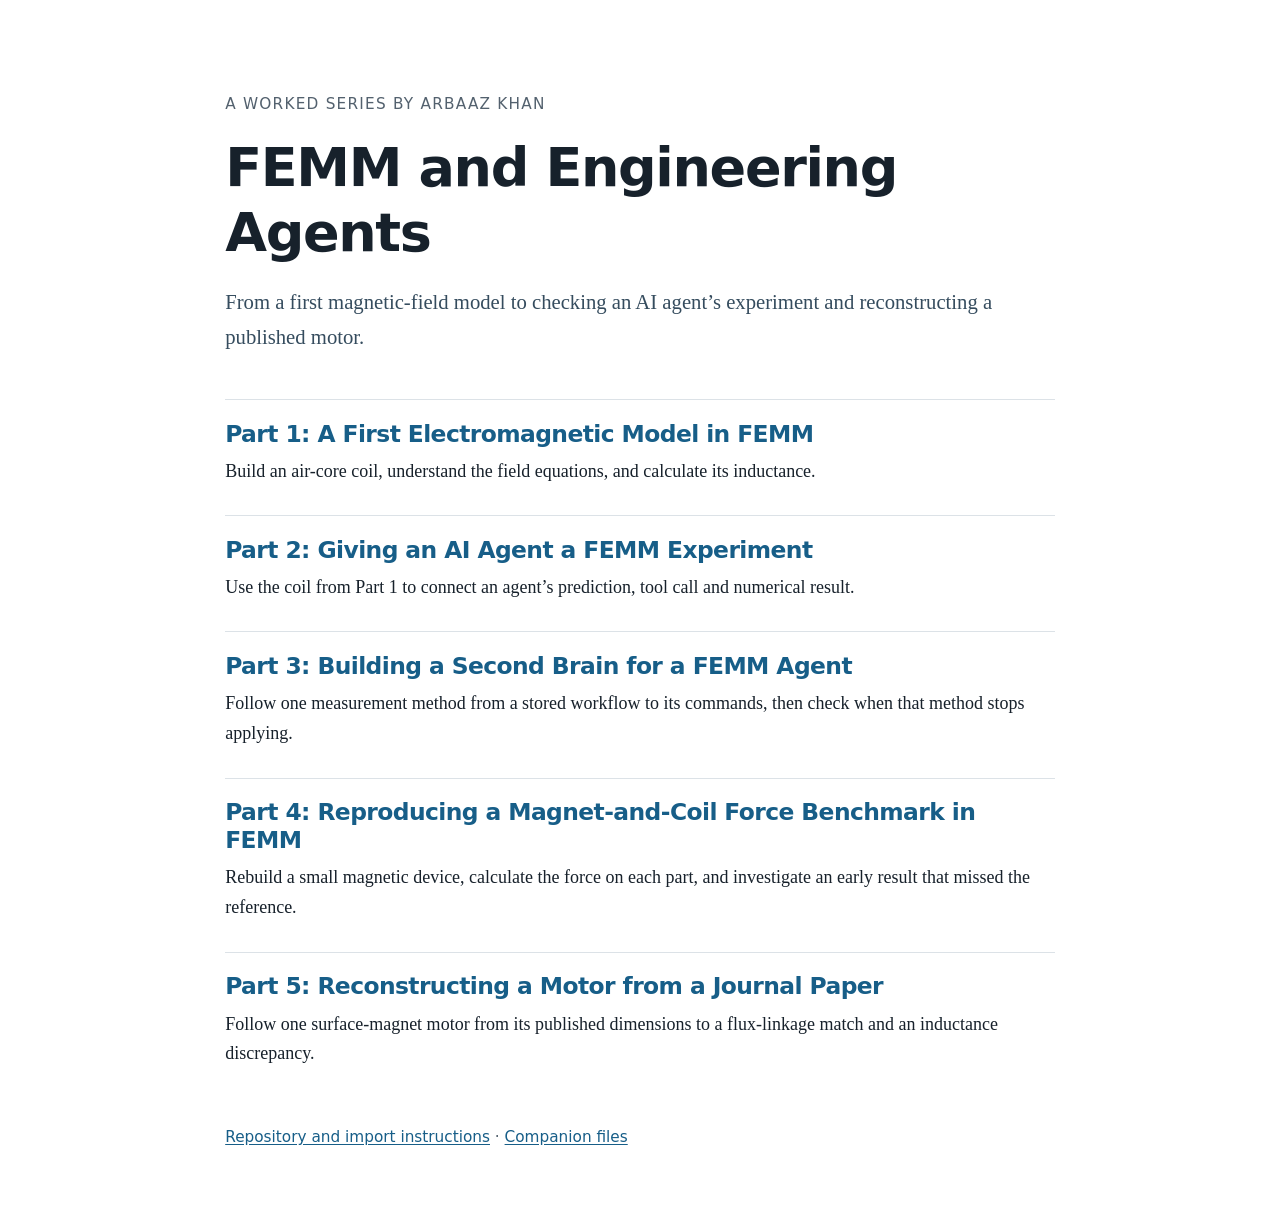
<file: index.html>
<!doctype html><html lang="en"><head><meta charset="utf-8"><meta name="viewport" content="width=device-width,initial-scale=1"><title>FEMM and Engineering Agents</title><meta name="description" content=""><link rel="stylesheet" href="assets/site.css"></head><body><main class="series-index"><p class="eyebrow">A worked series by Arbaaz Khan</p><h1>FEMM and Engineering Agents</h1><p class="lede">From a first magnetic-field model to checking an AI agent’s experiment and reconstructing a published motor.</p><ol class="contents"><li><a href="part-1/index.html"><h2>Part 1: A First Electromagnetic Model in FEMM</h2></a><p>Build an air-core coil, understand the field equations, and calculate its inductance.</p></li><li><a href="part-2/index.html"><h2>Part 2: Giving an AI Agent a FEMM Experiment</h2></a><p>Use the coil from Part 1 to connect an agent’s prediction, tool call and numerical result.</p></li><li><a href="part-3/index.html"><h2>Part 3: Building a Second Brain for a FEMM Agent</h2></a><p>Follow one measurement method from a stored workflow to its commands, then check when that method stops applying.</p></li><li><a href="part-4/index.html"><h2>Part 4: Reproducing a Magnet-and-Coil Force Benchmark in FEMM</h2></a><p>Rebuild a small magnetic device, calculate the force on each part, and investigate an early result that missed the reference.</p></li><li><a href="part-5/index.html"><h2>Part 5: Reconstructing a Motor from a Journal Paper</h2></a><p>Follow one surface-magnet motor from its published dimensions to a flux-linkage match and an inductance discrepancy.</p></li></ol><footer><a href="README.md">Repository and import instructions</a> · <a href="examples/index.html">Companion files</a></footer></main></body></html>
</file>
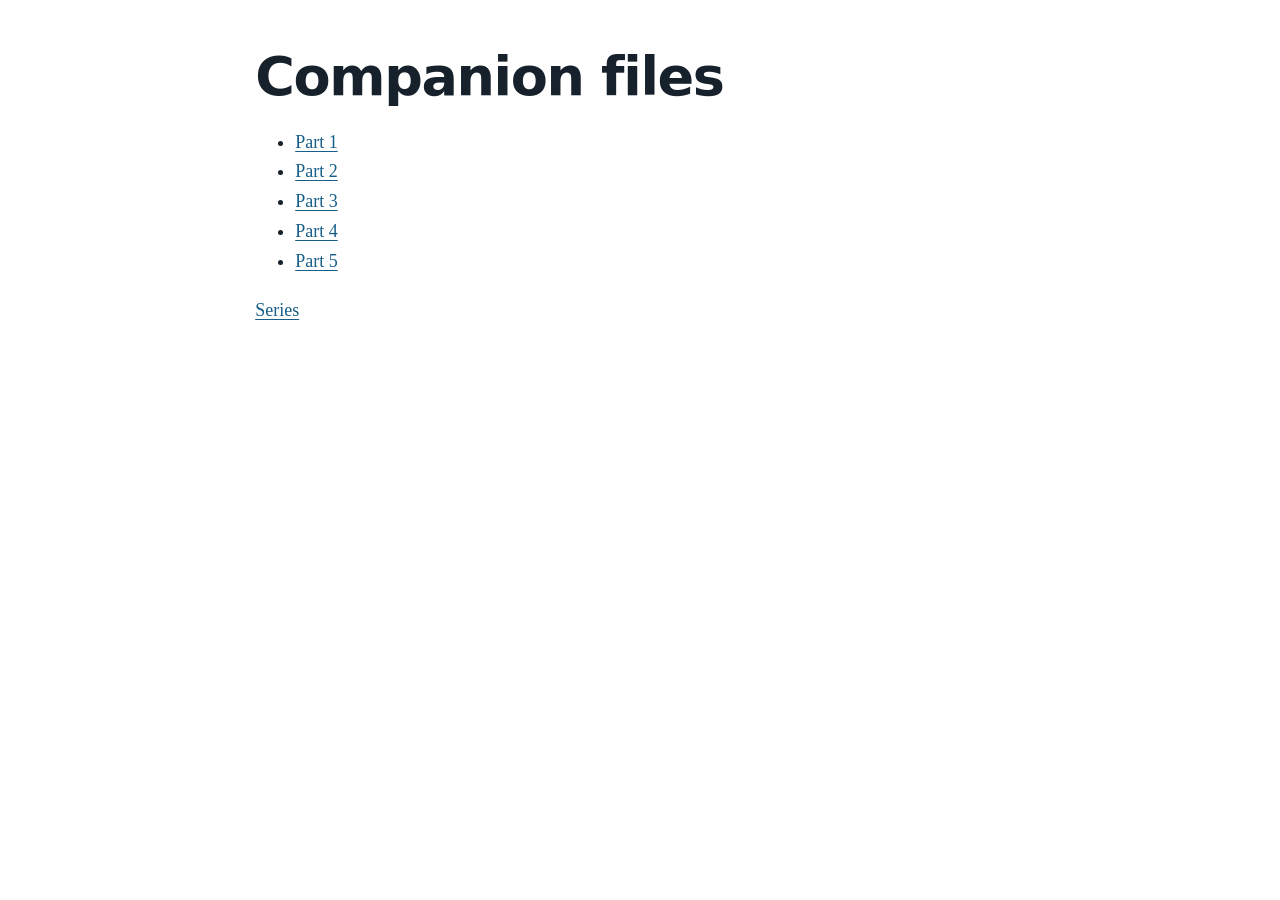
<file: examples/index.html>
<!doctype html><html lang="en"><head><meta charset="utf-8"><meta name="viewport" content="width=device-width,initial-scale=1"><title>Companion files</title><meta name="description" content=""><link rel="stylesheet" href="../assets/site.css"></head><body><main><h1>Companion files</h1><ul><li><a href="part-1/index.html">Part 1</a></li><li><a href="part-2/index.html">Part 2</a></li><li><a href="part-3/index.html">Part 3</a></li><li><a href="part-4/index.html">Part 4</a></li><li><a href="part-5/index.html">Part 5</a></li></ul><p><a href="../index.html">Series</a></p></main></body></html>
</file>
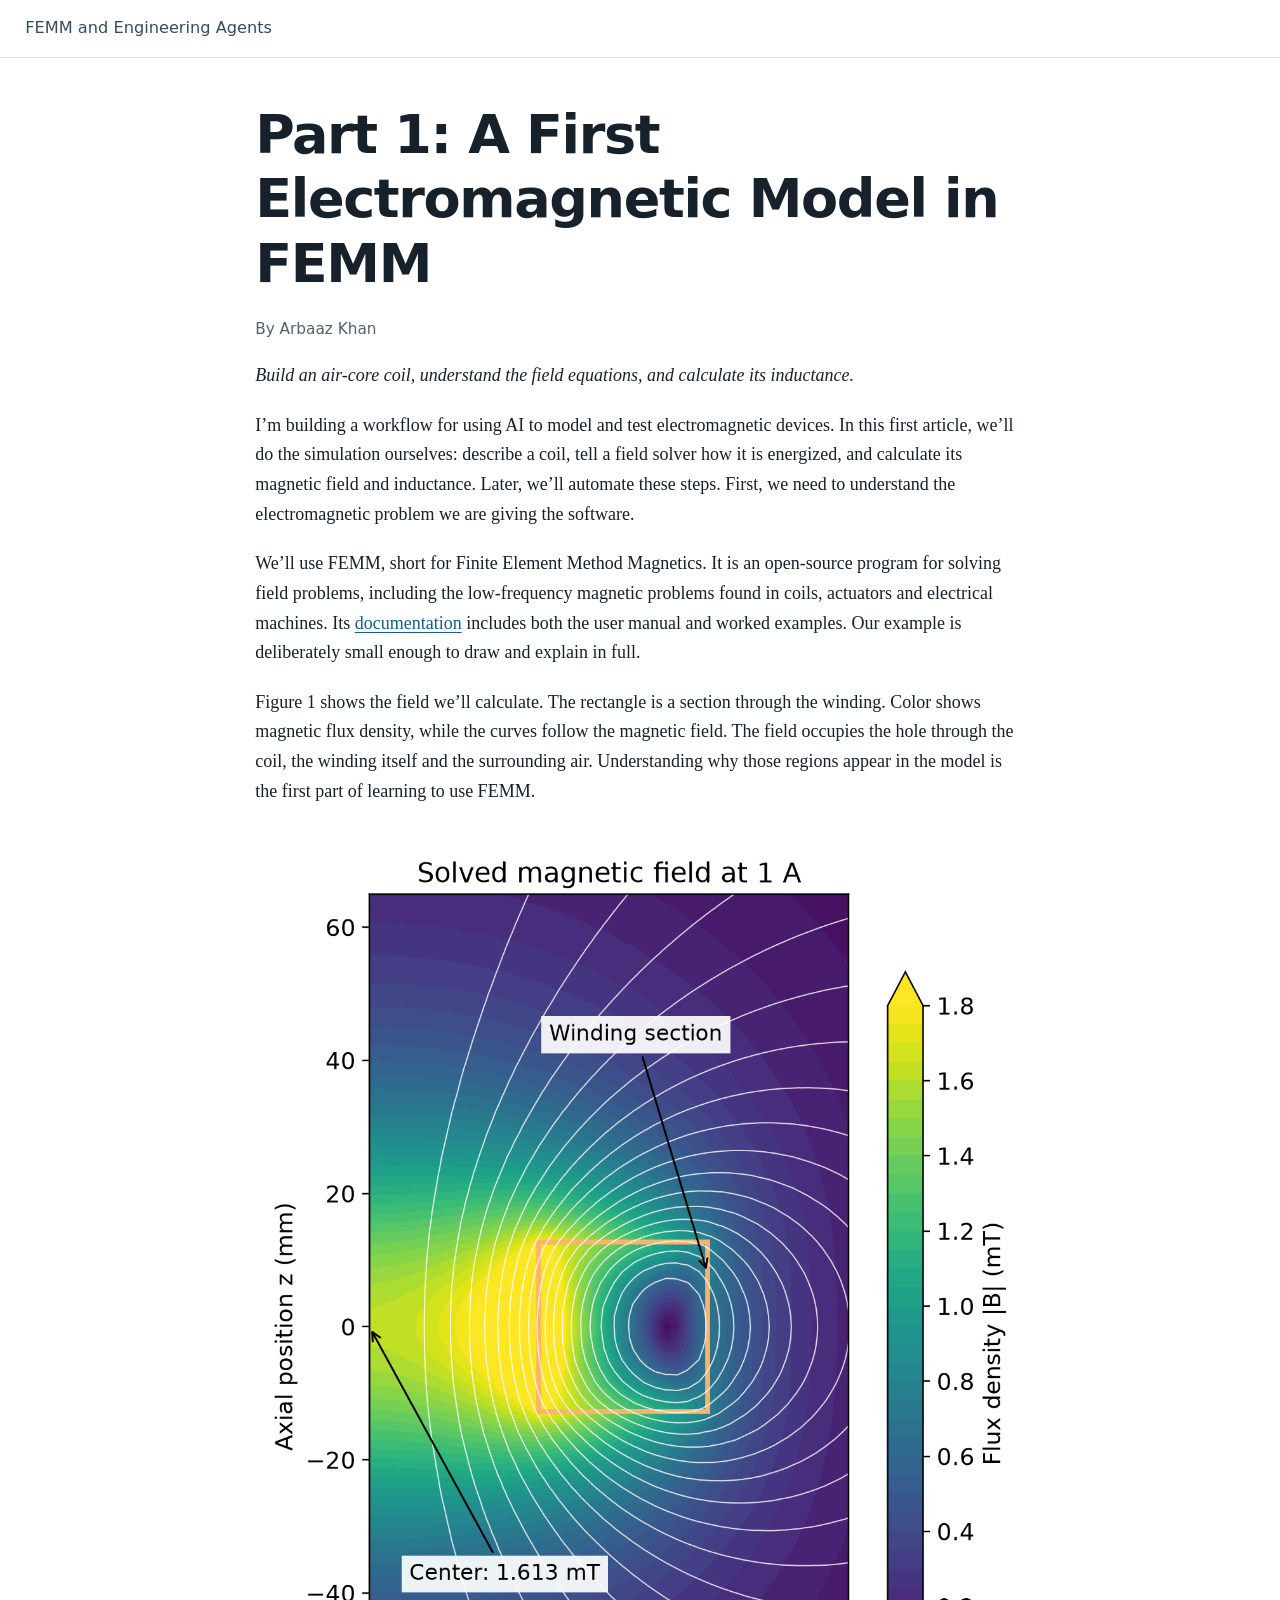
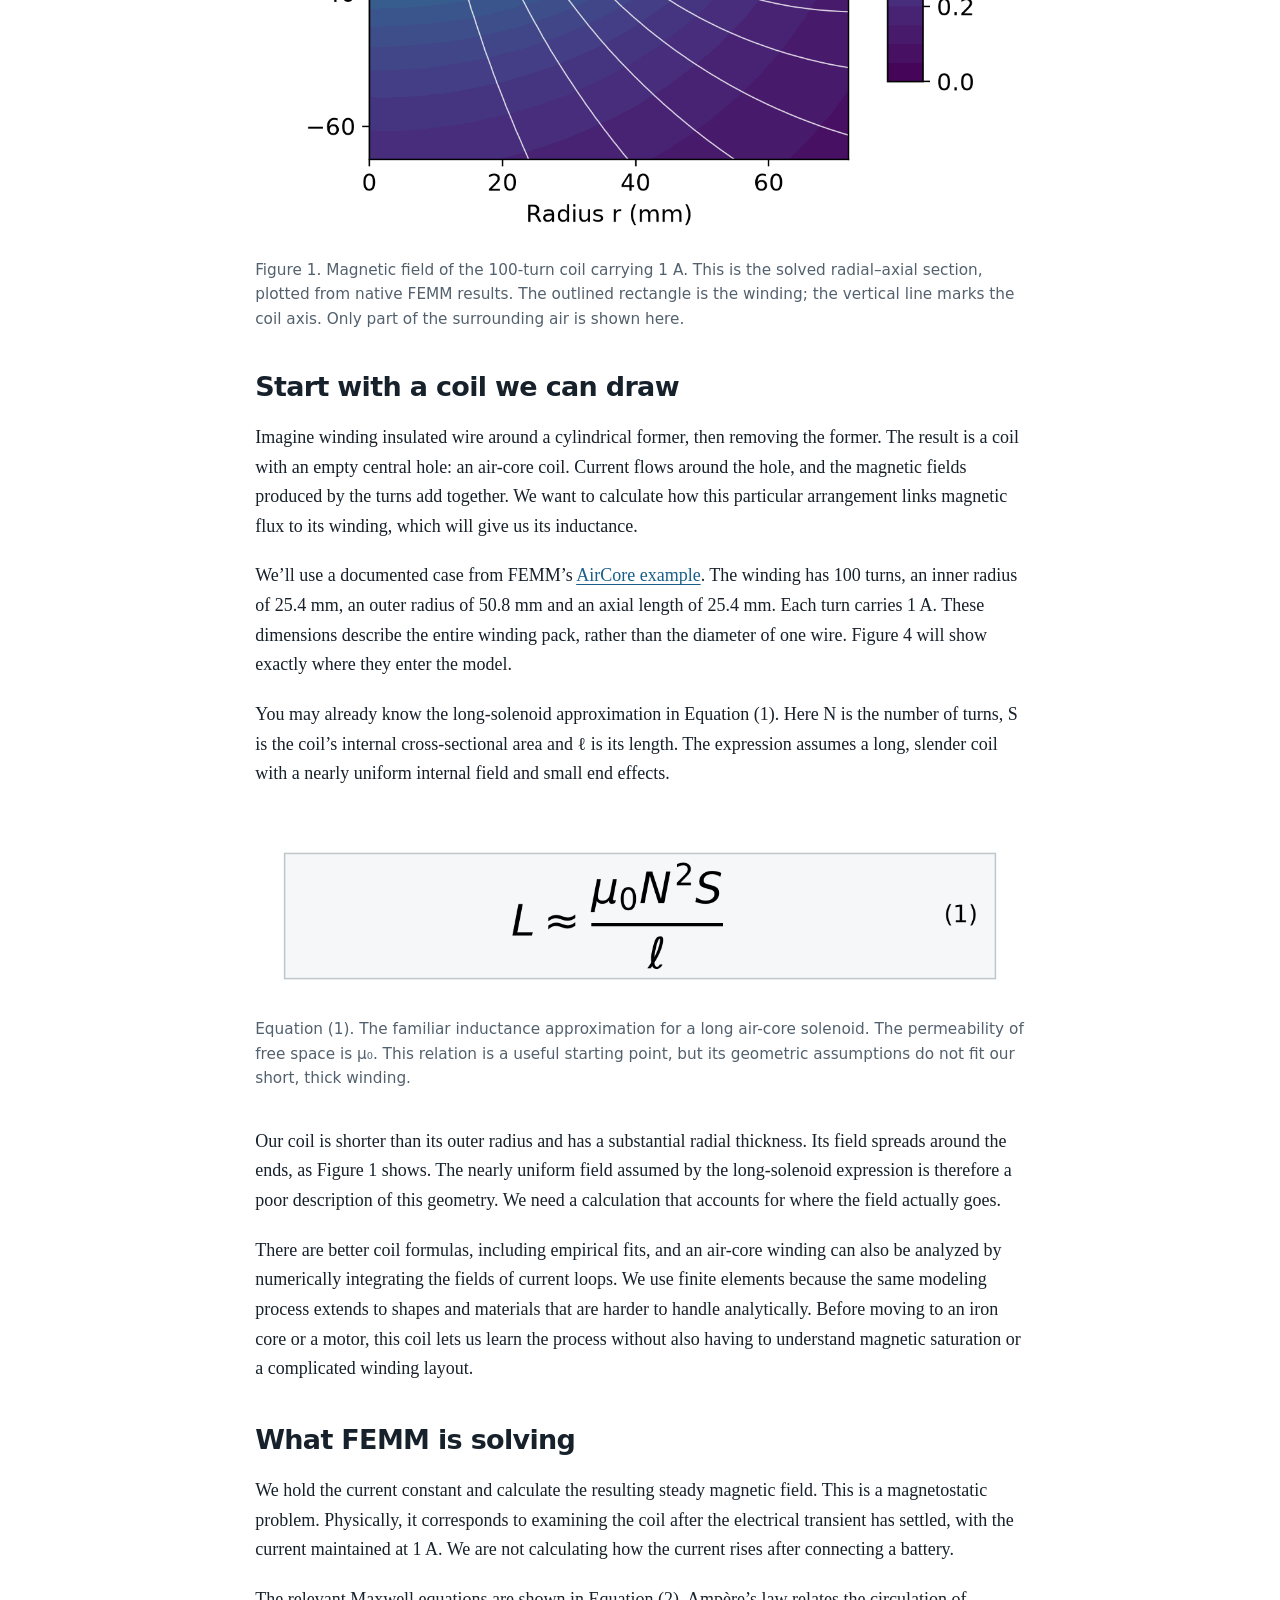
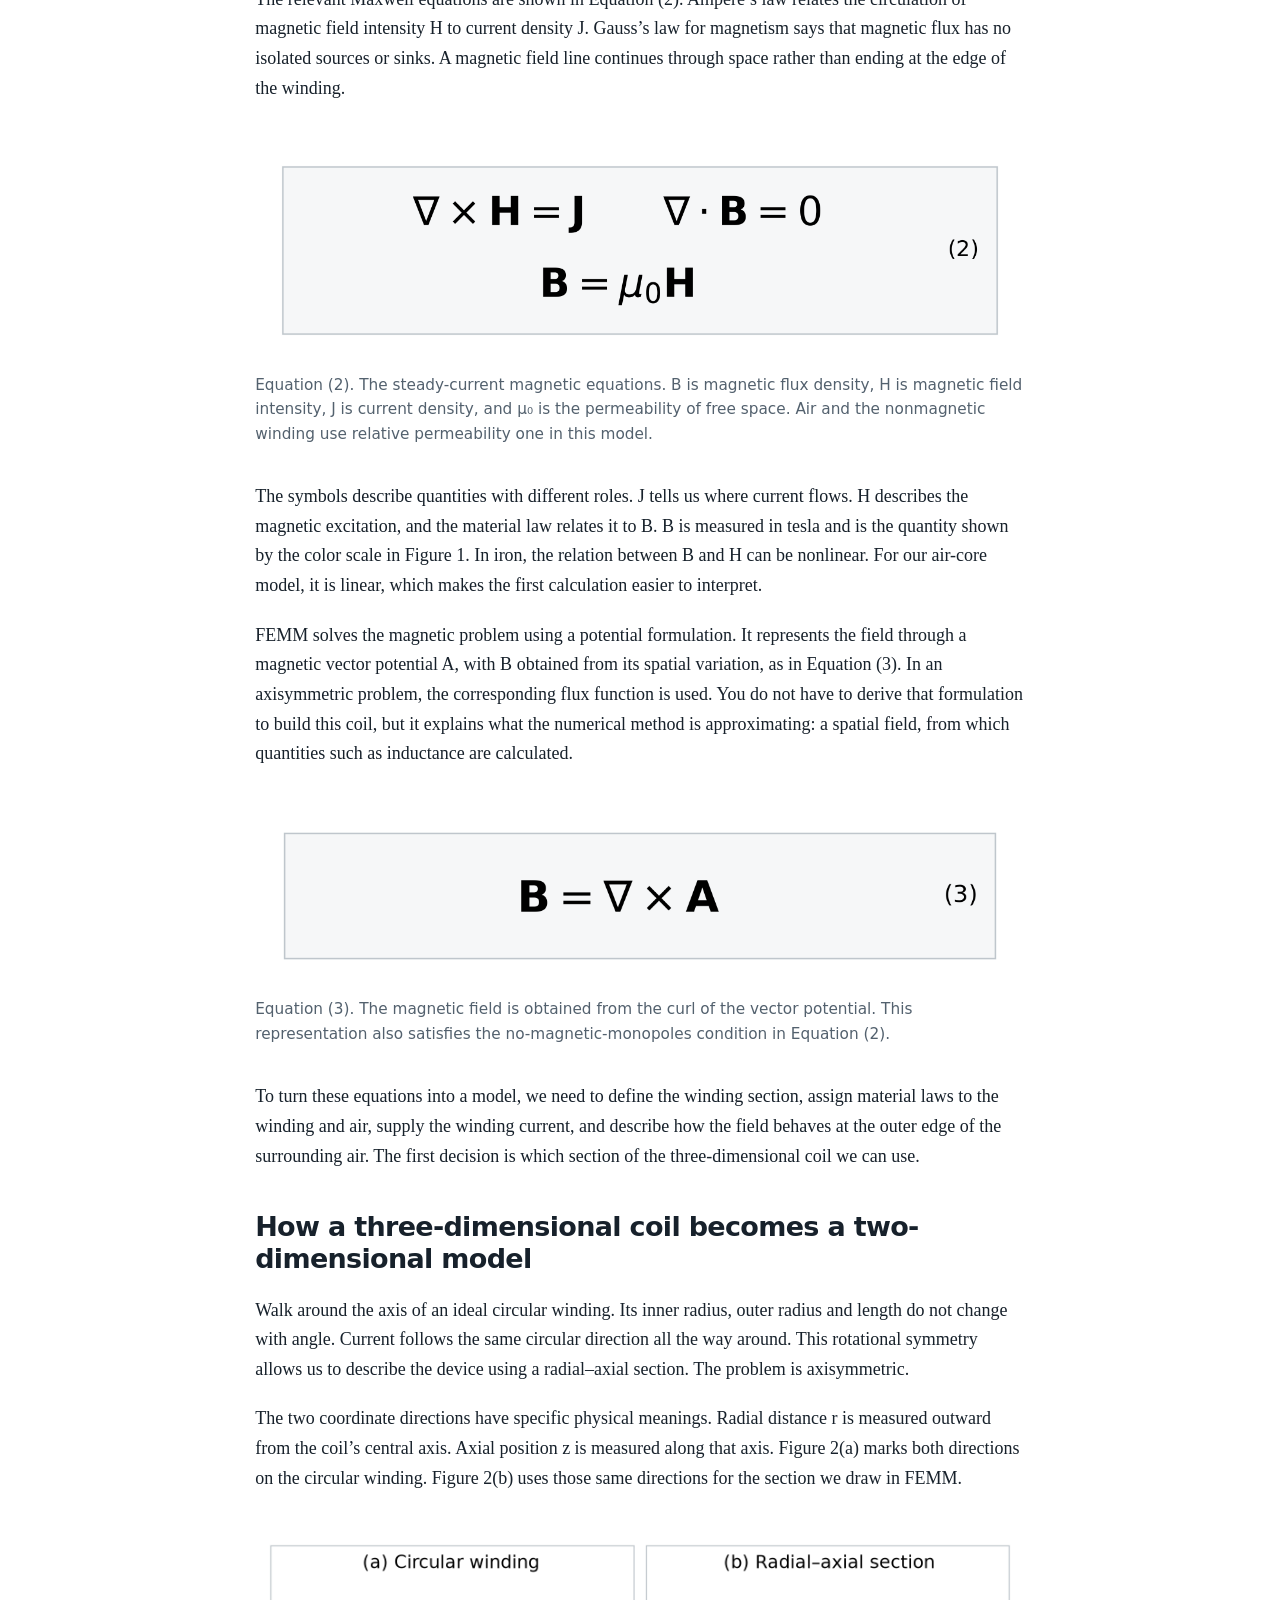
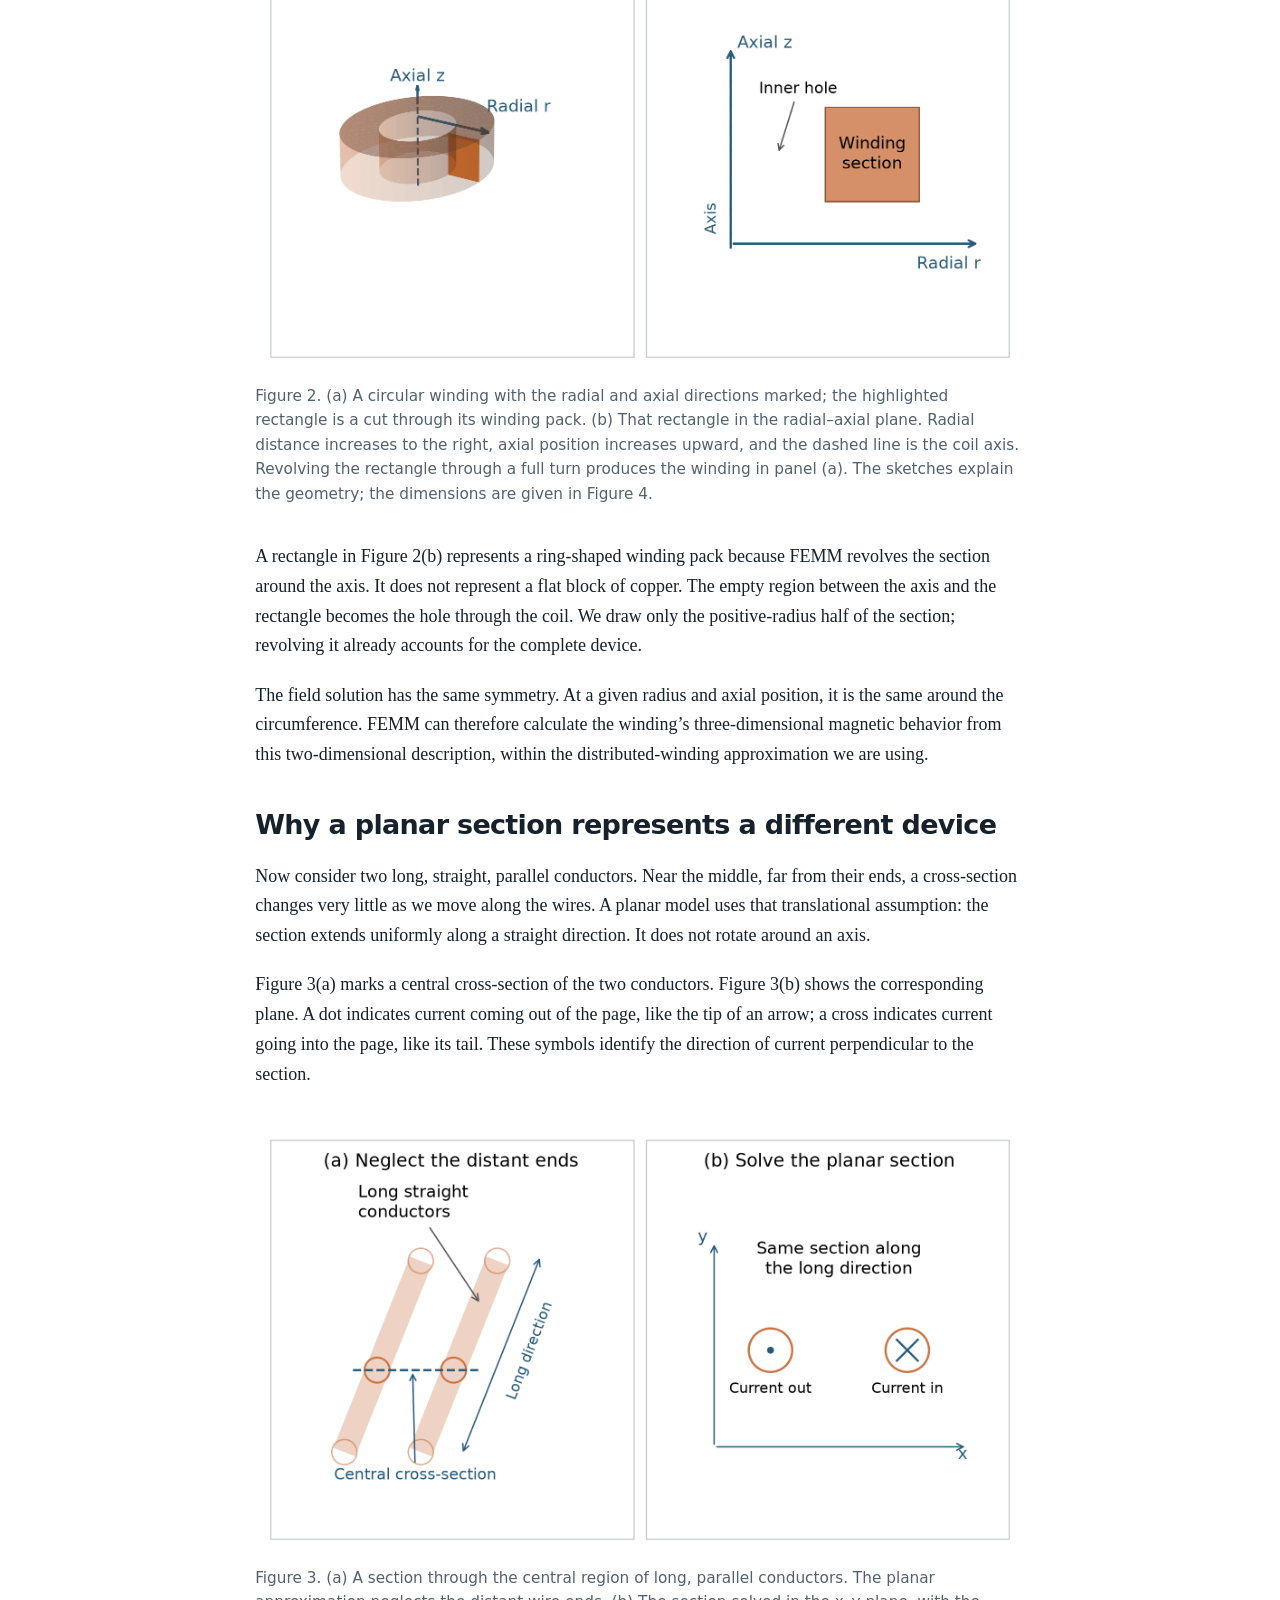
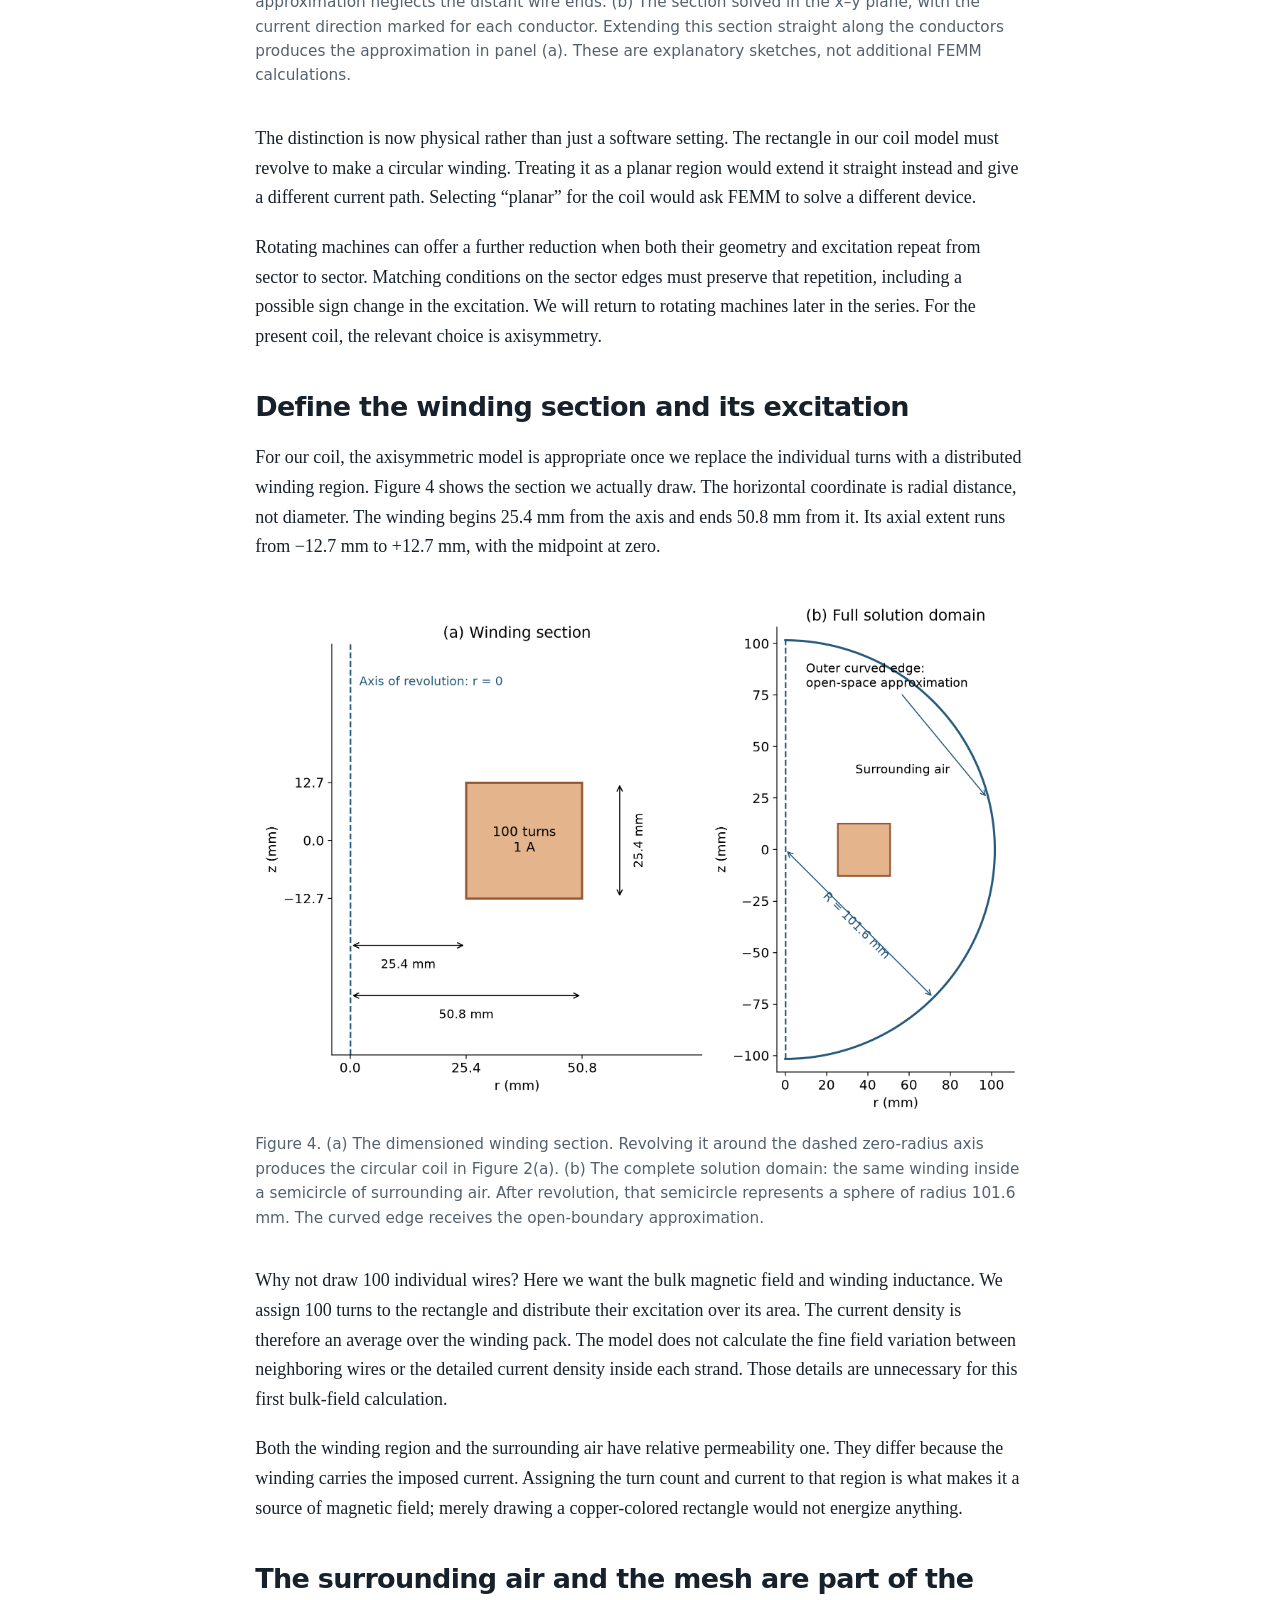
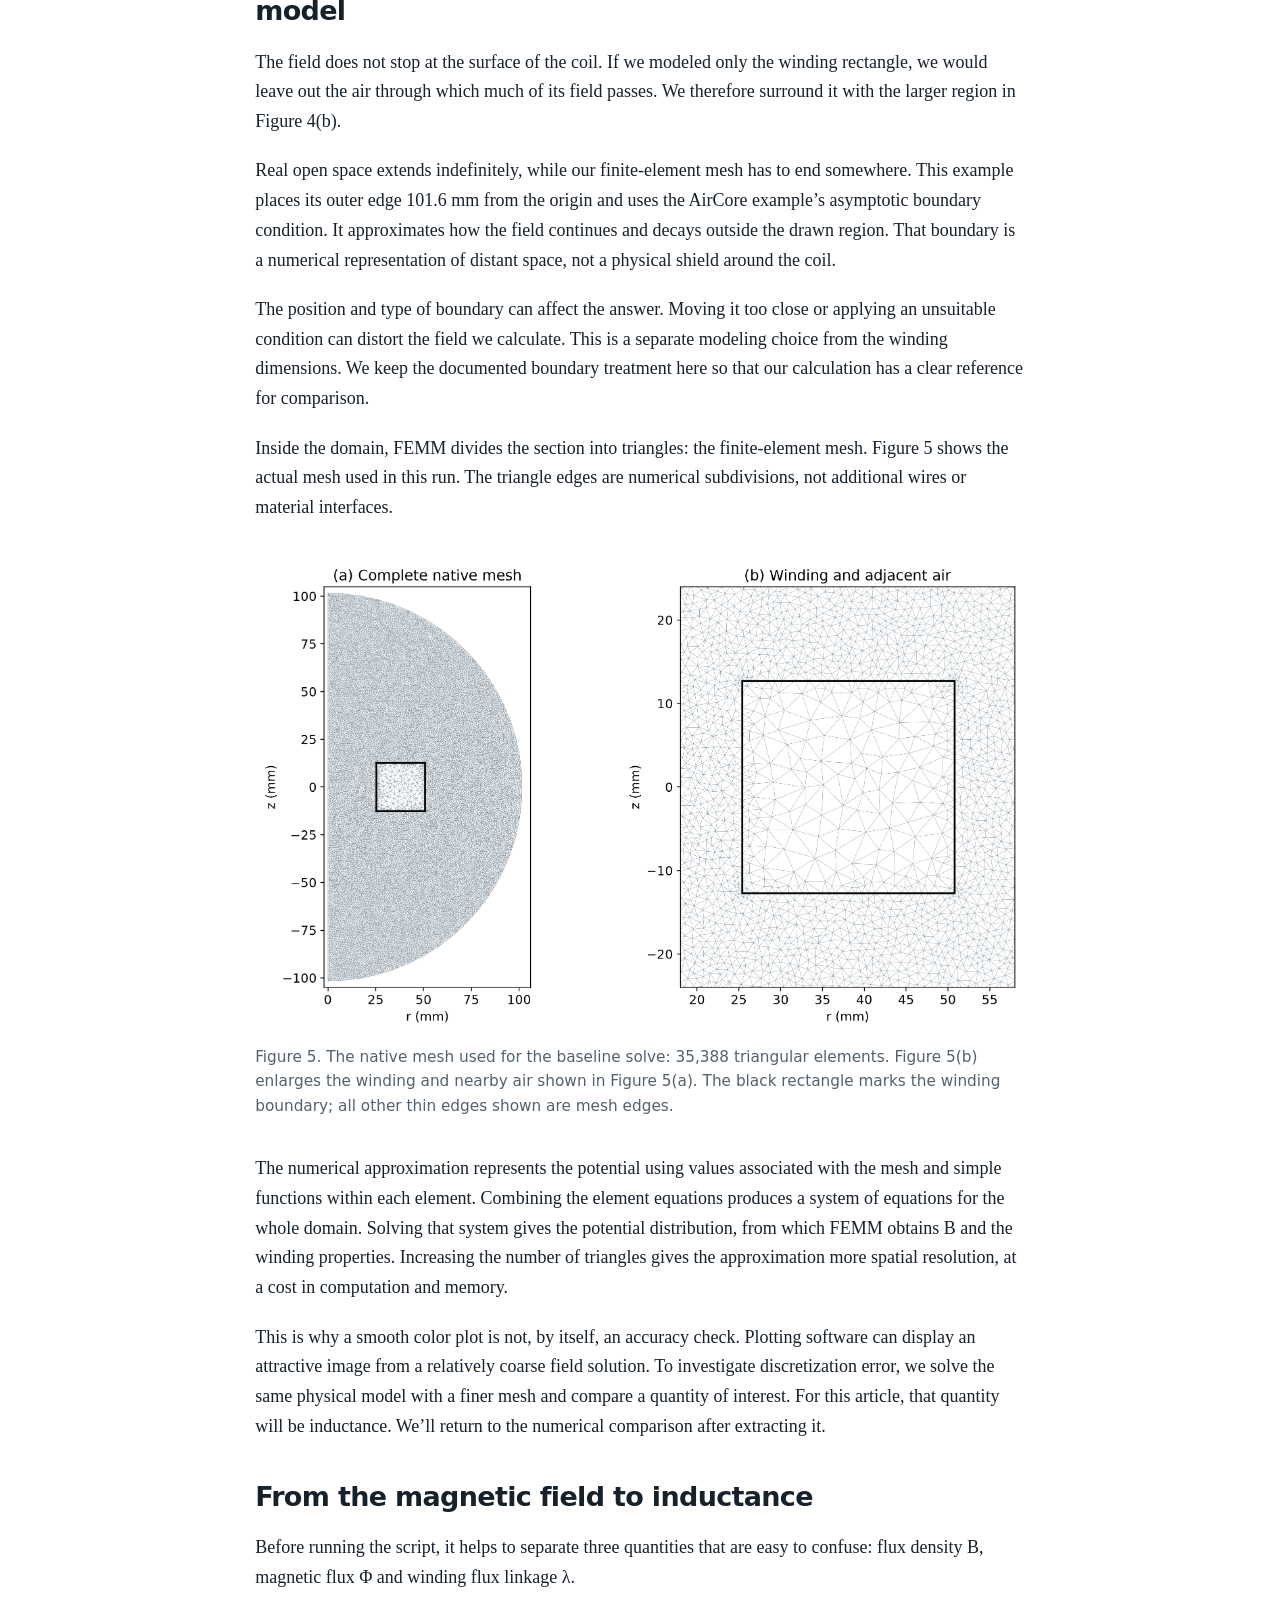
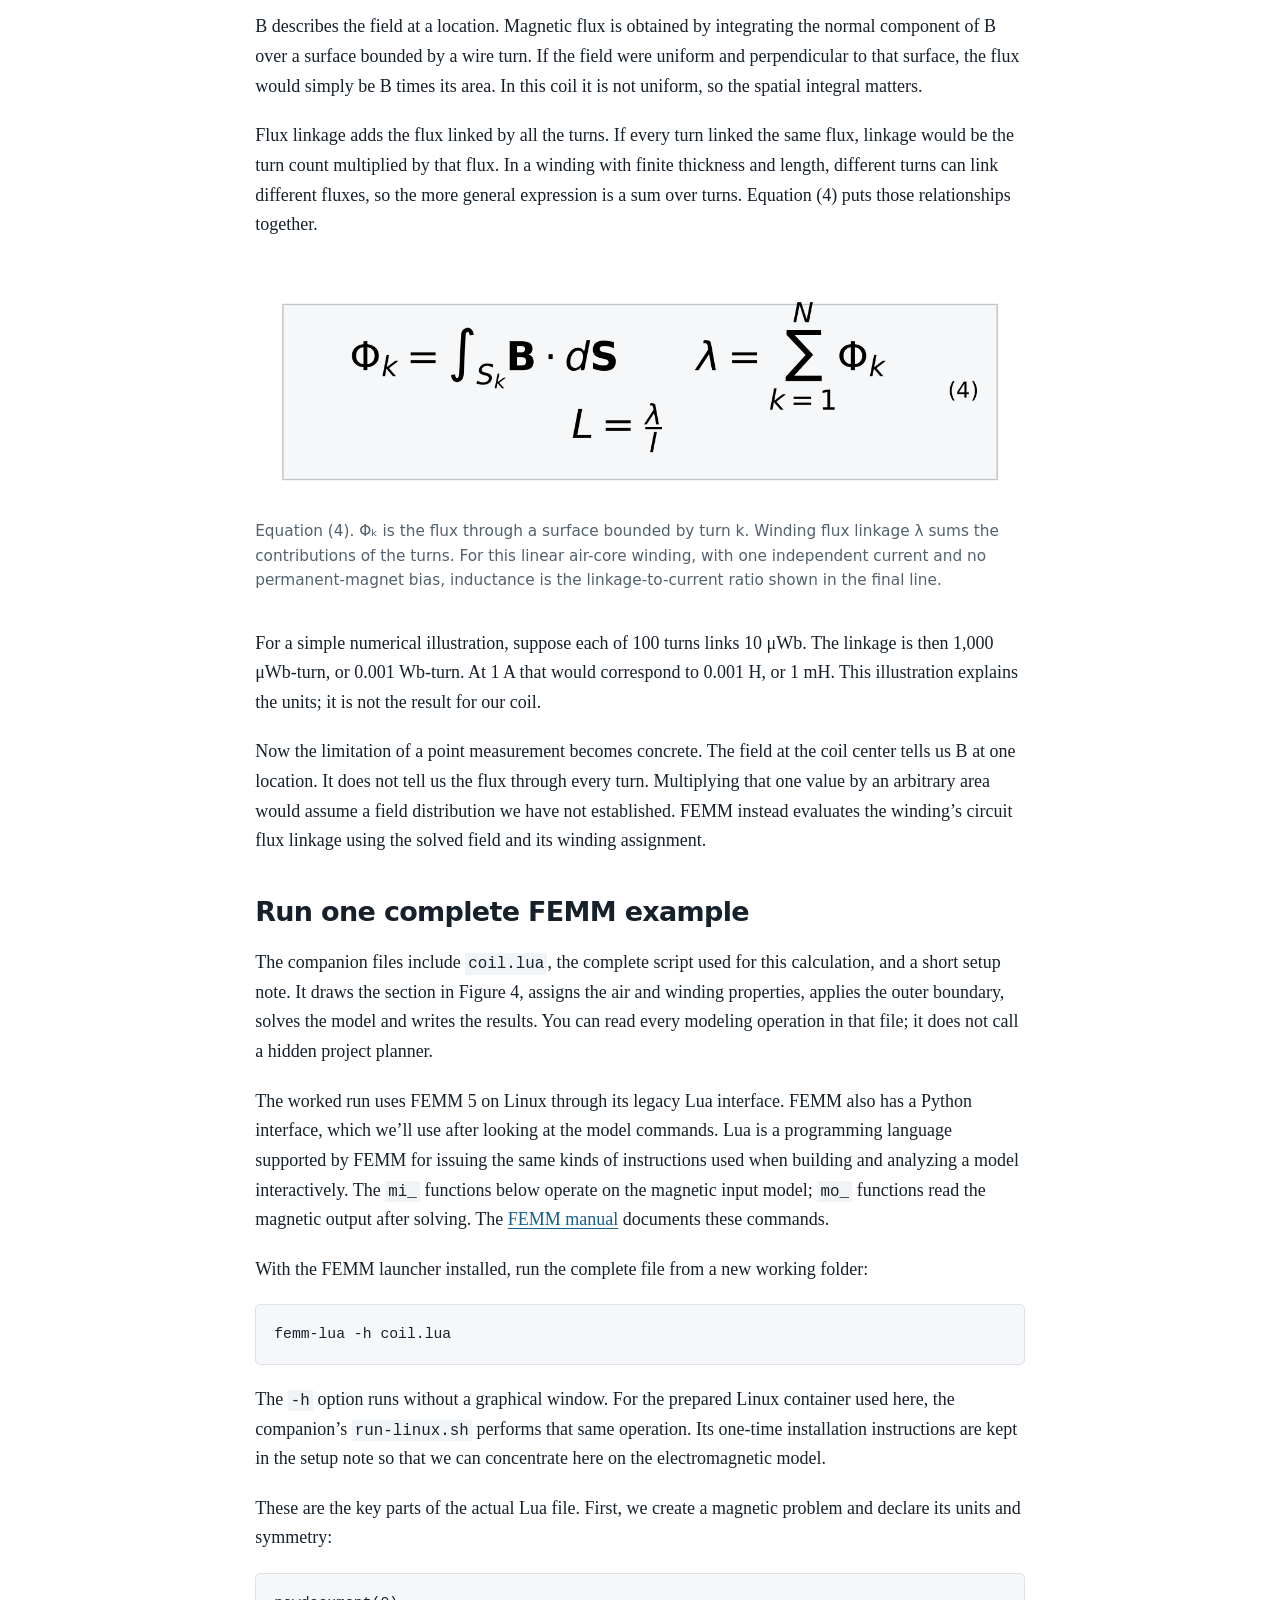
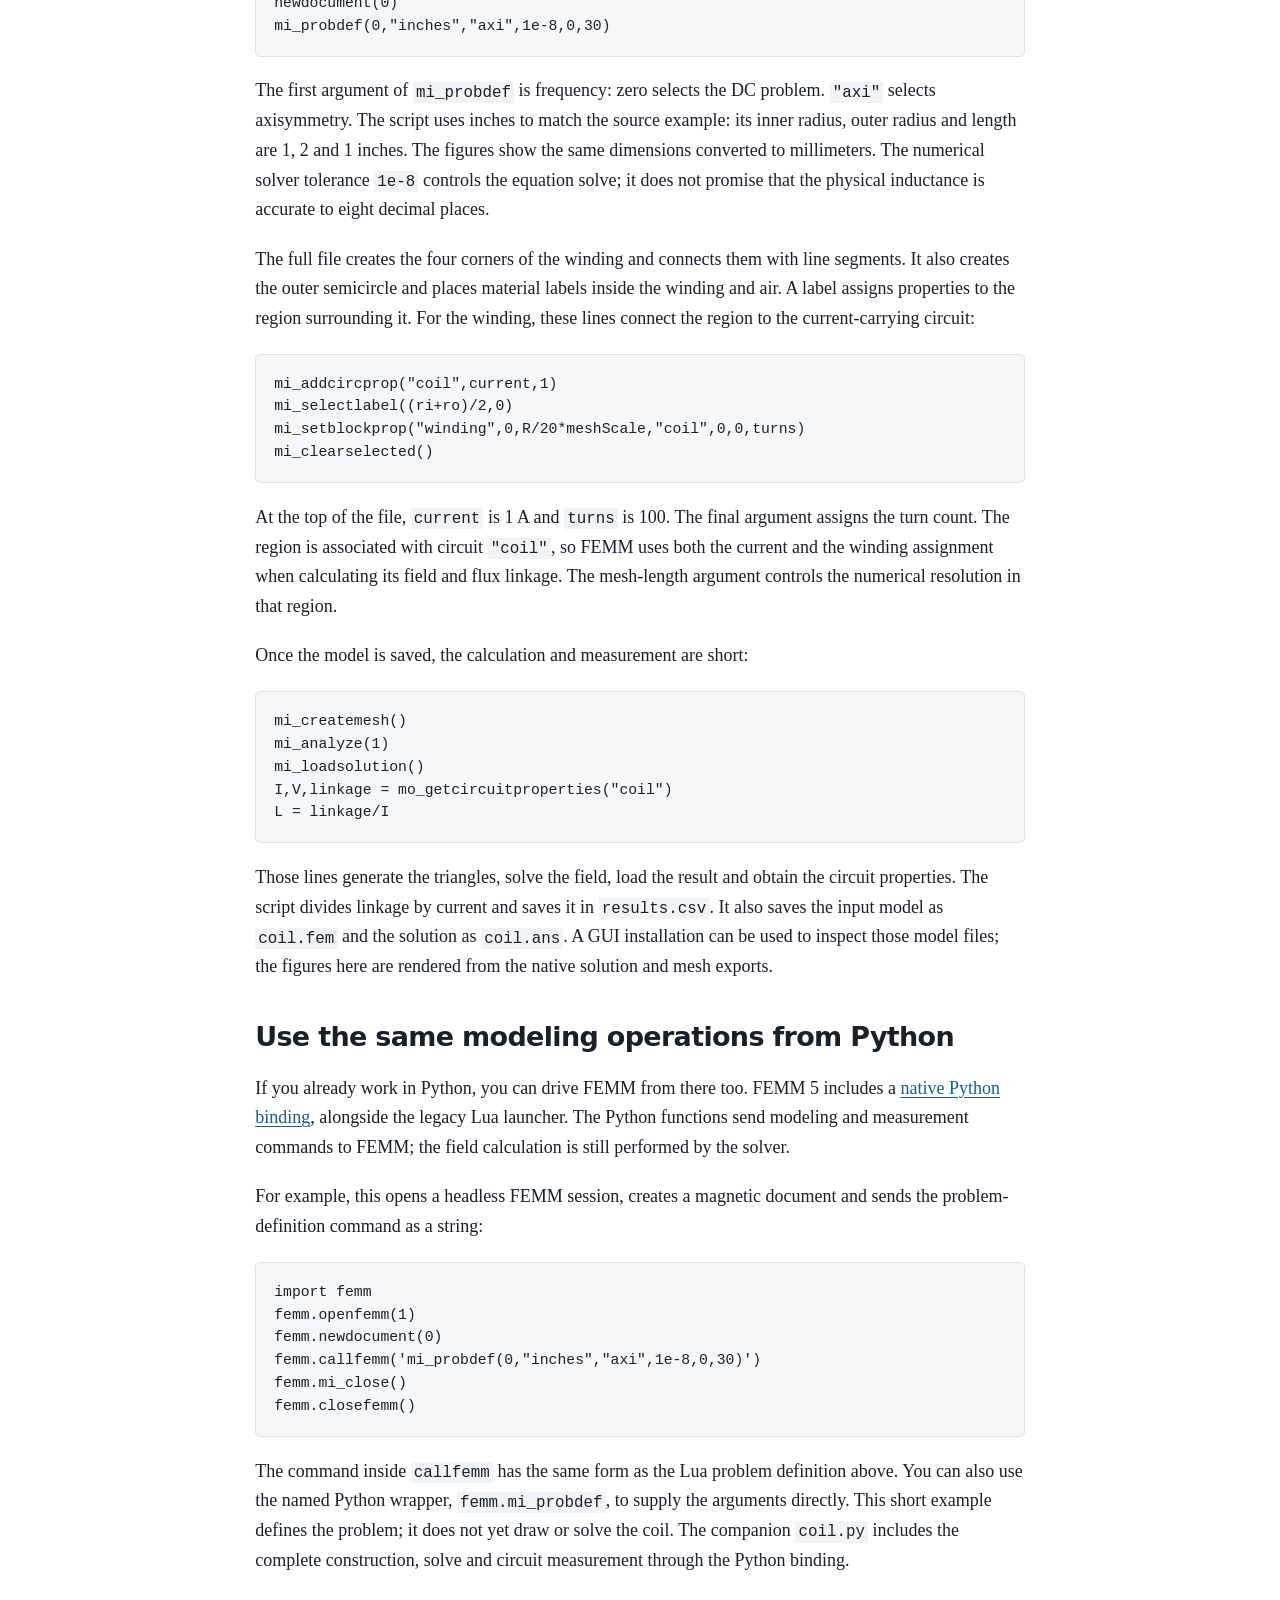
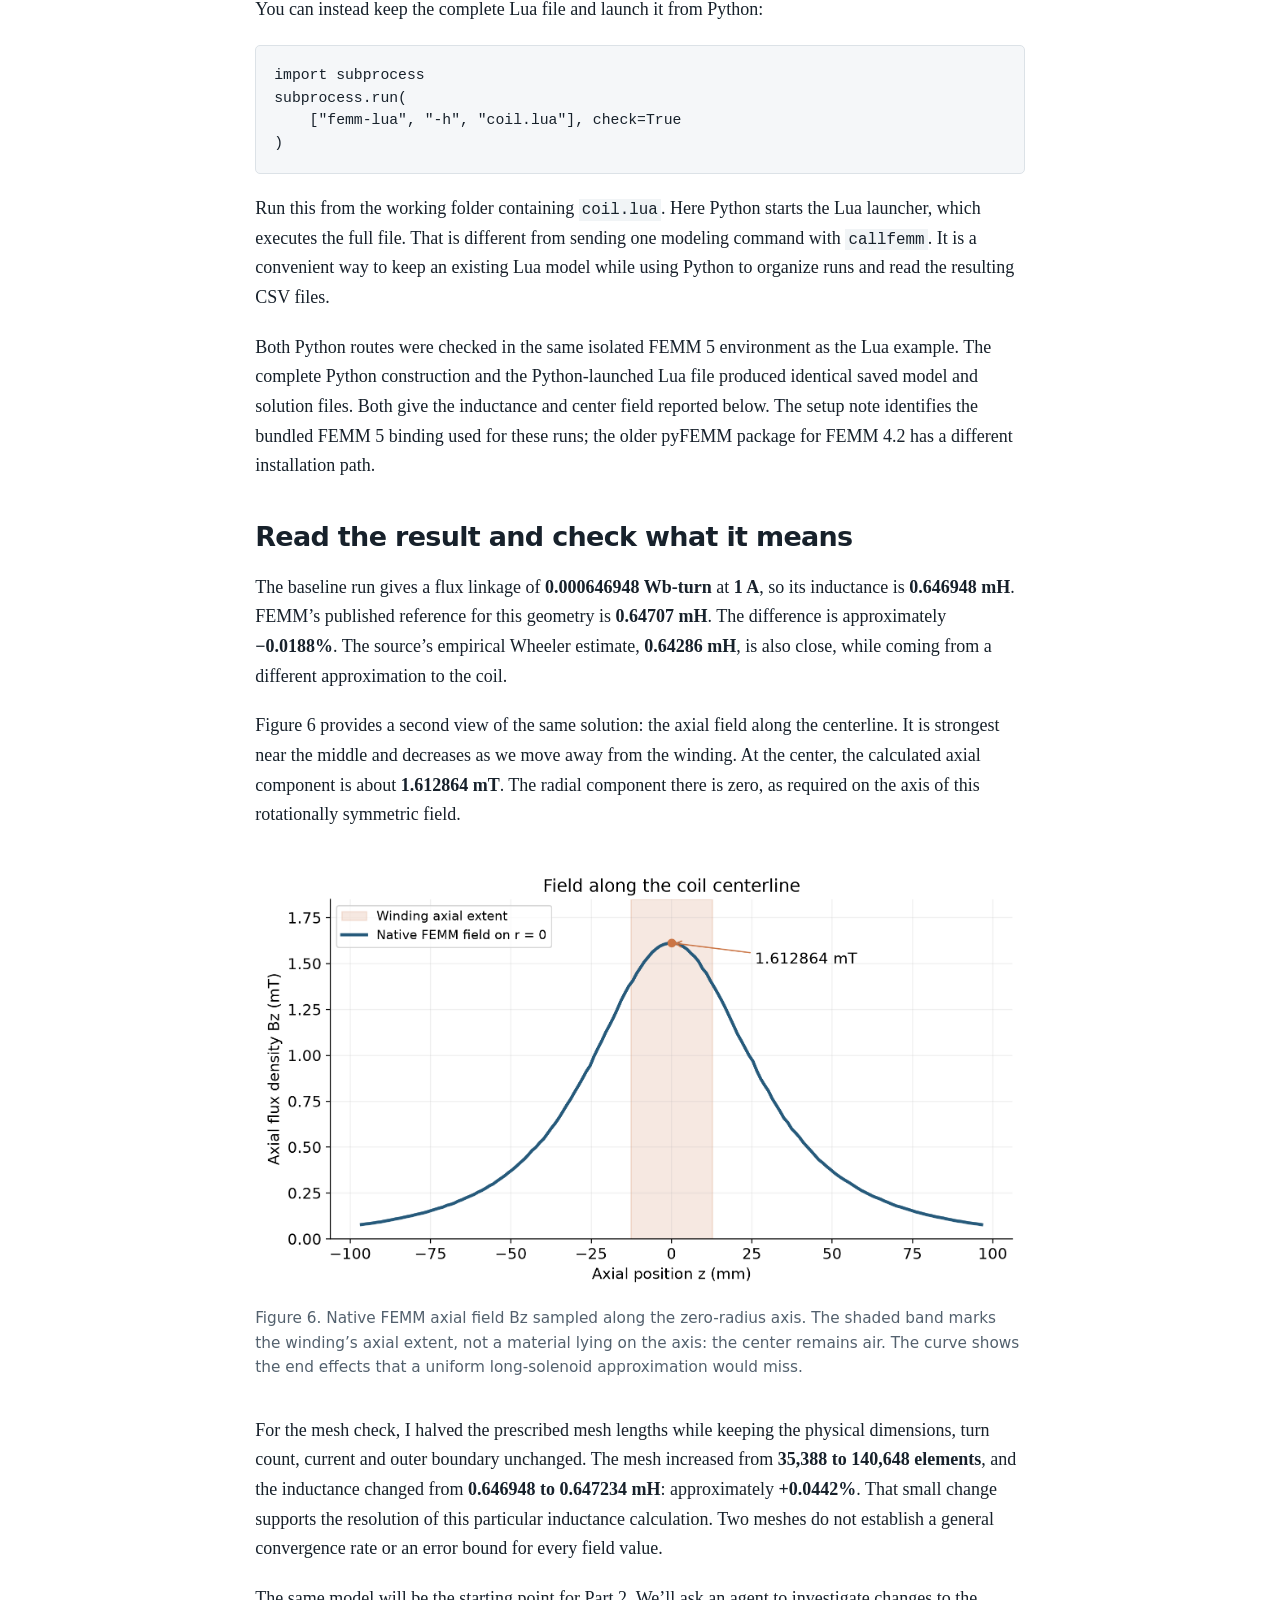
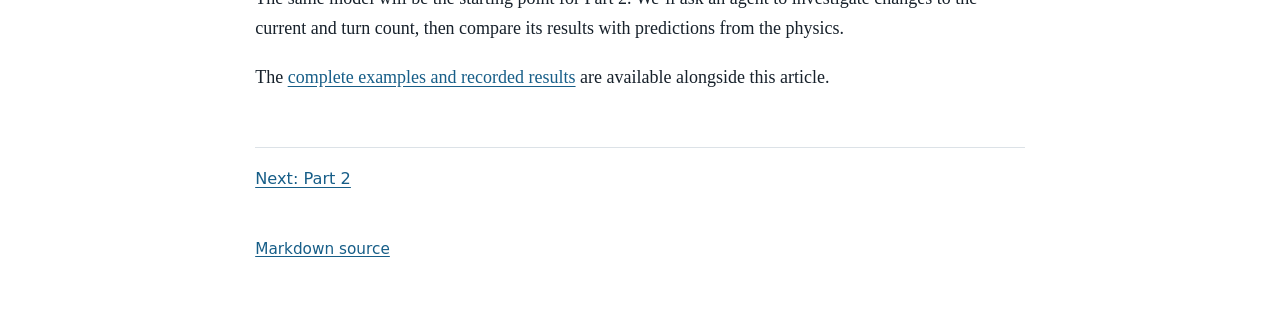
<file: part-1/index.html>
<!doctype html><html lang="en"><head><meta charset="utf-8"><meta name="viewport" content="width=device-width,initial-scale=1"><title>Part 1: A First Electromagnetic Model in FEMM</title><meta name="description" content="Build an air-core coil, understand the field equations, and calculate its inductance."><link rel="stylesheet" href="../assets/site.css"></head><body><header class="site-bar"><a href="../index.html">FEMM and Engineering Agents</a></header><main><article><h1>Part 1: A First Electromagnetic Model in FEMM</h1><p class="byline">By Arbaaz Khan</p><p><em>Build an air-core coil, understand the field equations, and calculate its inductance.</em></p>
<p>I’m building a workflow for using AI to model and test electromagnetic devices. In this first article, we’ll do the simulation ourselves: describe a coil, tell a field solver how it is energized, and calculate its magnetic field and inductance. Later, we’ll automate these steps. First, we need to understand the electromagnetic problem we are giving the software.</p>
<p>We’ll use FEMM, short for Finite Element Method Magnetics. It is an open-source program for solving field problems, including the low-frequency magnetic problems found in coils, actuators and electrical machines. Its <a href="https://www.femm.info/doku/doku.php?id=Documentation">documentation</a> includes both the user manual and worked examples. Our example is deliberately small enough to draw and explain in full.</p>
<p>Figure 1 shows the field we’ll calculate. The rectangle is a section through the winding. Color shows magnetic flux density, while the curves follow the magnetic field. The field occupies the hole through the coil, the winding itself and the surrounding air. Understanding why those regions appear in the model is the first part of learning to use FEMM.</p>
<figure><img src="../assets/images/part-1/figure-1-field.png" alt="Native FEMM field solution for the tutorial coil"><figcaption>Figure 1. Magnetic field of the 100-turn coil carrying 1 A. This is the solved radial–axial section, plotted from native FEMM results. The outlined rectangle is the winding; the vertical line marks the coil axis. Only part of the surrounding air is shown here.</figcaption></figure>
<h2>Start with a coil we can draw</h2>
<p>Imagine winding insulated wire around a cylindrical former, then removing the former. The result is a coil with an empty central hole: an air-core coil. Current flows around the hole, and the magnetic fields produced by the turns add together. We want to calculate how this particular arrangement links magnetic flux to its winding, which will give us its inductance.</p>
<p>We’ll use a documented case from FEMM’s <a href="https://www.femm.info/doku/doku.php?id=AirCore">AirCore example</a>. The winding has 100 turns, an inner radius of 25.4 mm, an outer radius of 50.8 mm and an axial length of 25.4 mm. Each turn carries 1 A. These dimensions describe the entire winding pack, rather than the diameter of one wire. Figure 4 will show exactly where they enter the model.</p>
<p>You may already know the long-solenoid approximation in Equation (1). Here N is the number of turns, S is the coil’s internal cross-sectional area and ℓ is its length. The expression assumes a long, slender coil with a nearly uniform internal field and small end effects.</p>
<figure><img src="../assets/images/part-1/equation-1-solenoid.png" alt="Equation 1: the long-solenoid approximation"><figcaption>Equation (1). The familiar inductance approximation for a long air-core solenoid. The permeability of free space is μ₀. This relation is a useful starting point, but its geometric assumptions do not fit our short, thick winding.</figcaption></figure>
<p>Our coil is shorter than its outer radius and has a substantial radial thickness. Its field spreads around the ends, as Figure 1 shows. The nearly uniform field assumed by the long-solenoid expression is therefore a poor description of this geometry. We need a calculation that accounts for where the field actually goes.</p>
<p>There are better coil formulas, including empirical fits, and an air-core winding can also be analyzed by numerically integrating the fields of current loops. We use finite elements because the same modeling process extends to shapes and materials that are harder to handle analytically. Before moving to an iron core or a motor, this coil lets us learn the process without also having to understand magnetic saturation or a complicated winding layout.</p>
<h2>What FEMM is solving</h2>
<p>We hold the current constant and calculate the resulting steady magnetic field. This is a magnetostatic problem. Physically, it corresponds to examining the coil after the electrical transient has settled, with the current maintained at 1 A. We are not calculating how the current rises after connecting a battery.</p>
<p>The relevant Maxwell equations are shown in Equation (2). Ampère’s law relates the circulation of magnetic field intensity H to current density J. Gauss’s law for magnetism says that magnetic flux has no isolated sources or sinks. A magnetic field line continues through space rather than ending at the edge of the winding.</p>
<figure><img src="../assets/images/part-1/equation-2-maxwell.png" alt="Equation 2: magnetostatic Maxwell equations and the air material law"><figcaption>Equation (2). The steady-current magnetic equations. B is magnetic flux density, H is magnetic field intensity, J is current density, and μ₀ is the permeability of free space. Air and the nonmagnetic winding use relative permeability one in this model.</figcaption></figure>
<p>The symbols describe quantities with different roles. J tells us where current flows. H describes the magnetic excitation, and the material law relates it to B. B is measured in tesla and is the quantity shown by the color scale in Figure 1. In iron, the relation between B and H can be nonlinear. For our air-core model, it is linear, which makes the first calculation easier to interpret.</p>
<p>FEMM solves the magnetic problem using a potential formulation. It represents the field through a magnetic vector potential A, with B obtained from its spatial variation, as in Equation (3). In an axisymmetric problem, the corresponding flux function is used. You do not have to derive that formulation to build this coil, but it explains what the numerical method is approximating: a spatial field, from which quantities such as inductance are calculated.</p>
<figure><img src="../assets/images/part-1/equation-3-potential.png" alt="Equation 3: magnetic field from vector potential"><figcaption>Equation (3). The magnetic field is obtained from the curl of the vector potential. This representation also satisfies the no-magnetic-monopoles condition in Equation (2).</figcaption></figure>
<p>To turn these equations into a model, we need to define the winding section, assign material laws to the winding and air, supply the winding current, and describe how the field behaves at the outer edge of the surrounding air. The first decision is which section of the three-dimensional coil we can use.</p>
<h2>How a three-dimensional coil becomes a two-dimensional model</h2>
<p>Walk around the axis of an ideal circular winding. Its inner radius, outer radius and length do not change with angle. Current follows the same circular direction all the way around. This rotational symmetry allows us to describe the device using a radial–axial section. The problem is axisymmetric.</p>
<p>The two coordinate directions have specific physical meanings. Radial distance r is measured outward from the coil’s central axis. Axial position z is measured along that axis. Figure 2(a) marks both directions on the circular winding. Figure 2(b) uses those same directions for the section we draw in FEMM.</p>
<figure><img src="../assets/images/part-1/figure-2-axisymmetry.png" alt="The circular winding and its radial–axial section"><figcaption>Figure 2. (a) A circular winding with the radial and axial directions marked; the highlighted rectangle is a cut through its winding pack. (b) That rectangle in the radial–axial plane. Radial distance increases to the right, axial position increases upward, and the dashed line is the coil axis. Revolving the rectangle through a full turn produces the winding in panel (a). The sketches explain the geometry; the dimensions are given in Figure 4.</figcaption></figure>
<p>A rectangle in Figure 2(b) represents a ring-shaped winding pack because FEMM revolves the section around the axis. It does not represent a flat block of copper. The empty region between the axis and the rectangle becomes the hole through the coil. We draw only the positive-radius half of the section; revolving it already accounts for the complete device.</p>
<p>The field solution has the same symmetry. At a given radius and axial position, it is the same around the circumference. FEMM can therefore calculate the winding’s three-dimensional magnetic behavior from this two-dimensional description, within the distributed-winding approximation we are using.</p>
<h2>Why a planar section represents a different device</h2>
<p>Now consider two long, straight, parallel conductors. Near the middle, far from their ends, a cross-section changes very little as we move along the wires. A planar model uses that translational assumption: the section extends uniformly along a straight direction. It does not rotate around an axis.</p>
<p>Figure 3(a) marks a central cross-section of the two conductors. Figure 3(b) shows the corresponding plane. A dot indicates current coming out of the page, like the tip of an arrow; a cross indicates current going into the page, like its tail. These symbols identify the direction of current perpendicular to the section.</p>
<figure><img src="../assets/images/part-1/figure-3-planar.png" alt="Long straight conductors and their planar section"><figcaption>Figure 3. (a) A section through the central region of long, parallel conductors. The planar approximation neglects the distant wire ends. (b) The section solved in the x–y plane, with the current direction marked for each conductor. Extending this section straight along the conductors produces the approximation in panel (a). These are explanatory sketches, not additional FEMM calculations.</figcaption></figure>
<p>The distinction is now physical rather than just a software setting. The rectangle in our coil model must revolve to make a circular winding. Treating it as a planar region would extend it straight instead and give a different current path. Selecting “planar” for the coil would ask FEMM to solve a different device.</p>
<p>Rotating machines can offer a further reduction when both their geometry and excitation repeat from sector to sector. Matching conditions on the sector edges must preserve that repetition, including a possible sign change in the excitation. We will return to rotating machines later in the series. For the present coil, the relevant choice is axisymmetry.</p>
<h2>Define the winding section and its excitation</h2>
<p>For our coil, the axisymmetric model is appropriate once we replace the individual turns with a distributed winding region. Figure 4 shows the section we actually draw. The horizontal coordinate is radial distance, not diameter. The winding begins 25.4 mm from the axis and ends 50.8 mm from it. Its axial extent runs from −12.7 mm to +12.7 mm, with the midpoint at zero.</p>
<figure><img src="../assets/images/part-1/figure-4-model.png" alt="Dimensioned coil section and its surrounding air domain"><figcaption>Figure 4. (a) The dimensioned winding section. Revolving it around the dashed zero-radius axis produces the circular coil in Figure 2(a). (b) The complete solution domain: the same winding inside a semicircle of surrounding air. After revolution, that semicircle represents a sphere of radius 101.6 mm. The curved edge receives the open-boundary approximation.</figcaption></figure>
<p>Why not draw 100 individual wires? Here we want the bulk magnetic field and winding inductance. We assign 100 turns to the rectangle and distribute their excitation over its area. The current density is therefore an average over the winding pack. The model does not calculate the fine field variation between neighboring wires or the detailed current density inside each strand. Those details are unnecessary for this first bulk-field calculation.</p>
<p>Both the winding region and the surrounding air have relative permeability one. They differ because the winding carries the imposed current. Assigning the turn count and current to that region is what makes it a source of magnetic field; merely drawing a copper-colored rectangle would not energize anything.</p>
<h2>The surrounding air and the mesh are part of the model</h2>
<p>The field does not stop at the surface of the coil. If we modeled only the winding rectangle, we would leave out the air through which much of its field passes. We therefore surround it with the larger region in Figure 4(b).</p>
<p>Real open space extends indefinitely, while our finite-element mesh has to end somewhere. This example places its outer edge 101.6 mm from the origin and uses the AirCore example’s asymptotic boundary condition. It approximates how the field continues and decays outside the drawn region. That boundary is a numerical representation of distant space, not a physical shield around the coil.</p>
<p>The position and type of boundary can affect the answer. Moving it too close or applying an unsuitable condition can distort the field we calculate. This is a separate modeling choice from the winding dimensions. We keep the documented boundary treatment here so that our calculation has a clear reference for comparison.</p>
<p>Inside the domain, FEMM divides the section into triangles: the finite-element mesh. Figure 5 shows the actual mesh used in this run. The triangle edges are numerical subdivisions, not additional wires or material interfaces.</p>
<figure><img src="../assets/images/part-1/figure-5-mesh.png" alt="Actual FEMM mesh and a detail of the winding region"><figcaption>Figure 5. The native mesh used for the baseline solve: 35,388 triangular elements. Figure 5(b) enlarges the winding and nearby air shown in Figure 5(a). The black rectangle marks the winding boundary; all other thin edges shown are mesh edges.</figcaption></figure>
<p>The numerical approximation represents the potential using values associated with the mesh and simple functions within each element. Combining the element equations produces a system of equations for the whole domain. Solving that system gives the potential distribution, from which FEMM obtains B and the winding properties. Increasing the number of triangles gives the approximation more spatial resolution, at a cost in computation and memory.</p>
<p>This is why a smooth color plot is not, by itself, an accuracy check. Plotting software can display an attractive image from a relatively coarse field solution. To investigate discretization error, we solve the same physical model with a finer mesh and compare a quantity of interest. For this article, that quantity will be inductance. We’ll return to the numerical comparison after extracting it.</p>
<h2>From the magnetic field to inductance</h2>
<p>Before running the script, it helps to separate three quantities that are easy to confuse: flux density B, magnetic flux Φ and winding flux linkage λ.</p>
<p>B describes the field at a location. Magnetic flux is obtained by integrating the normal component of B over a surface bounded by a wire turn. If the field were uniform and perpendicular to that surface, the flux would simply be B times its area. In this coil it is not uniform, so the spatial integral matters.</p>
<p>Flux linkage adds the flux linked by all the turns. If every turn linked the same flux, linkage would be the turn count multiplied by that flux. In a winding with finite thickness and length, different turns can link different fluxes, so the more general expression is a sum over turns. Equation (4) puts those relationships together.</p>
<figure><img src="../assets/images/part-1/equation-4-linkage.png" alt="Equation 4: flux, winding flux linkage and inductance"><figcaption>Equation (4). Φₖ is the flux through a surface bounded by turn k. Winding flux linkage λ sums the contributions of the turns. For this linear air-core winding, with one independent current and no permanent-magnet bias, inductance is the linkage-to-current ratio shown in the final line.</figcaption></figure>
<p>For a simple numerical illustration, suppose each of 100 turns links 10 μWb. The linkage is then 1,000 μWb-turn, or 0.001 Wb-turn. At 1 A that would correspond to 0.001 H, or 1 mH. This illustration explains the units; it is not the result for our coil.</p>
<p>Now the limitation of a point measurement becomes concrete. The field at the coil center tells us B at one location. It does not tell us the flux through every turn. Multiplying that one value by an arbitrary area would assume a field distribution we have not established. FEMM instead evaluates the winding’s circuit flux linkage using the solved field and its winding assignment.</p>
<h2>Run one complete FEMM example</h2>
<p>The companion files include <code>coil.lua</code>, the complete script used for this calculation, and a short setup note. It draws the section in Figure 4, assigns the air and winding properties, applies the outer boundary, solves the model and writes the results. You can read every modeling operation in that file; it does not call a hidden project planner.</p>
<p>The worked run uses FEMM 5 on Linux through its legacy Lua interface. FEMM also has a Python interface, which we’ll use after looking at the model commands. Lua is a programming language supported by FEMM for issuing the same kinds of instructions used when building and analyzing a model interactively. The <code>mi_</code> functions below operate on the magnetic input model; <code>mo_</code> functions read the magnetic output after solving. The <a href="https://www.femm.info/Archives/doc/manual.pdf">FEMM manual</a> documents these commands.</p>
<p>With the FEMM launcher installed, run the complete file from a new working folder:</p>
<pre data-code-block-mode="1" data-code-block-lang="bash"><code class="language-bash">femm-lua -h coil.lua</code></pre>
<p>The <code>-h</code> option runs without a graphical window. For the prepared Linux container used here, the companion’s <code>run-linux.sh</code> performs that same operation. Its one-time installation instructions are kept in the setup note so that we can concentrate here on the electromagnetic model.</p>
<p>These are the key parts of the actual Lua file. First, we create a magnetic problem and declare its units and symmetry:</p>
<pre data-code-block-mode="1" data-code-block-lang="lua"><code class="language-lua">newdocument(0)
mi_probdef(0,&quot;inches&quot;,&quot;axi&quot;,1e-8,0,30)</code></pre>
<p>The first argument of <code>mi_probdef</code> is frequency: zero selects the DC problem. <code>"axi"</code> selects axisymmetry. The script uses inches to match the source example: its inner radius, outer radius and length are 1, 2 and 1 inches. The figures show the same dimensions converted to millimeters. The numerical solver tolerance <code>1e-8</code> controls the equation solve; it does not promise that the physical inductance is accurate to eight decimal places.</p>
<p>The full file creates the four corners of the winding and connects them with line segments. It also creates the outer semicircle and places material labels inside the winding and air. A label assigns properties to the region surrounding it. For the winding, these lines connect the region to the current-carrying circuit:</p>
<pre data-code-block-mode="1" data-code-block-lang="lua"><code class="language-lua">mi_addcircprop(&quot;coil&quot;,current,1)
mi_selectlabel((ri+ro)/2,0)
mi_setblockprop(&quot;winding&quot;,0,R/20*meshScale,&quot;coil&quot;,0,0,turns)
mi_clearselected()</code></pre>
<p>At the top of the file, <code>current</code> is 1 A and <code>turns</code> is 100. The final argument assigns the turn count. The region is associated with circuit <code>"coil"</code>, so FEMM uses both the current and the winding assignment when calculating its field and flux linkage. The mesh-length argument controls the numerical resolution in that region.</p>
<p>Once the model is saved, the calculation and measurement are short:</p>
<pre data-code-block-mode="1" data-code-block-lang="lua"><code class="language-lua">mi_createmesh()
mi_analyze(1)
mi_loadsolution()
I,V,linkage = mo_getcircuitproperties(&quot;coil&quot;)
L = linkage/I</code></pre>
<p>Those lines generate the triangles, solve the field, load the result and obtain the circuit properties. The script divides linkage by current and saves it in <code>results.csv</code>. It also saves the input model as <code>coil.fem</code> and the solution as <code>coil.ans</code>. A GUI installation can be used to inspect those model files; the figures here are rendered from the native solution and mesh exports.</p>
<h2>Use the same modeling operations from Python</h2>
<p>If you already work in Python, you can drive FEMM from there too. FEMM 5 includes a <a href="https://github.com/dcm3c/femm-qt/blob/main/pyfemm/femm.py">native Python binding</a>, alongside the legacy Lua launcher. The Python functions send modeling and measurement commands to FEMM; the field calculation is still performed by the solver.</p>
<p>For example, this opens a headless FEMM session, creates a magnetic document and sends the problem-definition command as a string:</p>
<pre data-code-block-mode="1" data-code-block-lang="python"><code class="language-python">import femm
femm.openfemm(1)
femm.newdocument(0)
femm.callfemm(&#x27;mi_probdef(0,&quot;inches&quot;,&quot;axi&quot;,1e-8,0,30)&#x27;)
femm.mi_close()
femm.closefemm()</code></pre>
<p>The command inside <code>callfemm</code> has the same form as the Lua problem definition above. You can also use the named Python wrapper, <code>femm.mi_probdef</code>, to supply the arguments directly. This short example defines the problem; it does not yet draw or solve the coil. The companion <code>coil.py</code> includes the complete construction, solve and circuit measurement through the Python binding.</p>
<p>You can instead keep the complete Lua file and launch it from Python:</p>
<pre data-code-block-mode="1" data-code-block-lang="python"><code class="language-python">import subprocess
subprocess.run(
    [&quot;femm-lua&quot;, &quot;-h&quot;, &quot;coil.lua&quot;], check=True
)</code></pre>
<p>Run this from the working folder containing <code>coil.lua</code>. Here Python starts the Lua launcher, which executes the full file. That is different from sending one modeling command with <code>callfemm</code>. It is a convenient way to keep an existing Lua model while using Python to organize runs and read the resulting CSV files.</p>
<p>Both Python routes were checked in the same isolated FEMM 5 environment as the Lua example. The complete Python construction and the Python-launched Lua file produced identical saved model and solution files. Both give the inductance and center field reported below. The setup note identifies the bundled FEMM 5 binding used for these runs; the older pyFEMM package for FEMM 4.2 has a different installation path.</p>
<h2>Read the result and check what it means</h2>
<p>The baseline run gives a flux linkage of <strong>0.000646948 Wb-turn</strong> at <strong>1 A</strong>, so its inductance is <strong>0.646948 mH</strong>. FEMM’s published reference for this geometry is <strong>0.64707 mH</strong>. The difference is approximately <strong>−0.0188%</strong>. The source’s empirical Wheeler estimate, <strong>0.64286 mH</strong>, is also close, while coming from a different approximation to the coil.</p>
<p>Figure 6 provides a second view of the same solution: the axial field along the centerline. It is strongest near the middle and decreases as we move away from the winding. At the center, the calculated axial component is about <strong>1.612864 mT</strong>. The radial component there is zero, as required on the axis of this rotationally symmetric field.</p>
<figure><img src="../assets/images/part-1/figure-6-centerline.png" alt="Axial field along the centerline of the coil"><figcaption>Figure 6. Native FEMM axial field Bz sampled along the zero-radius axis. The shaded band marks the winding’s axial extent, not a material lying on the axis: the center remains air. The curve shows the end effects that a uniform long-solenoid approximation would miss.</figcaption></figure>
<p>For the mesh check, I halved the prescribed mesh lengths while keeping the physical dimensions, turn count, current and outer boundary unchanged. The mesh increased from <strong>35,388 to 140,648 elements</strong>, and the inductance changed from <strong>0.646948 to 0.647234 mH</strong>: approximately <strong>+0.0442%</strong>. That small change supports the resolution of this particular inductance calculation. Two meshes do not establish a general convergence rate or an error bound for every field value.</p>
<p>The same model will be the starting point for Part 2. We’ll ask an agent to investigate changes to the current and turn count, then compare its results with predictions from the physics.</p>
<p>The <a href="../examples/part-1/index.html">complete examples and recorded results</a> are available alongside this article.</p></article><nav class="series-nav" aria-label="Series"><a href="../part-2/index.html">Next: Part 2</a></nav><footer><a href="index.md">Markdown source</a></footer></main></body></html>
</file>
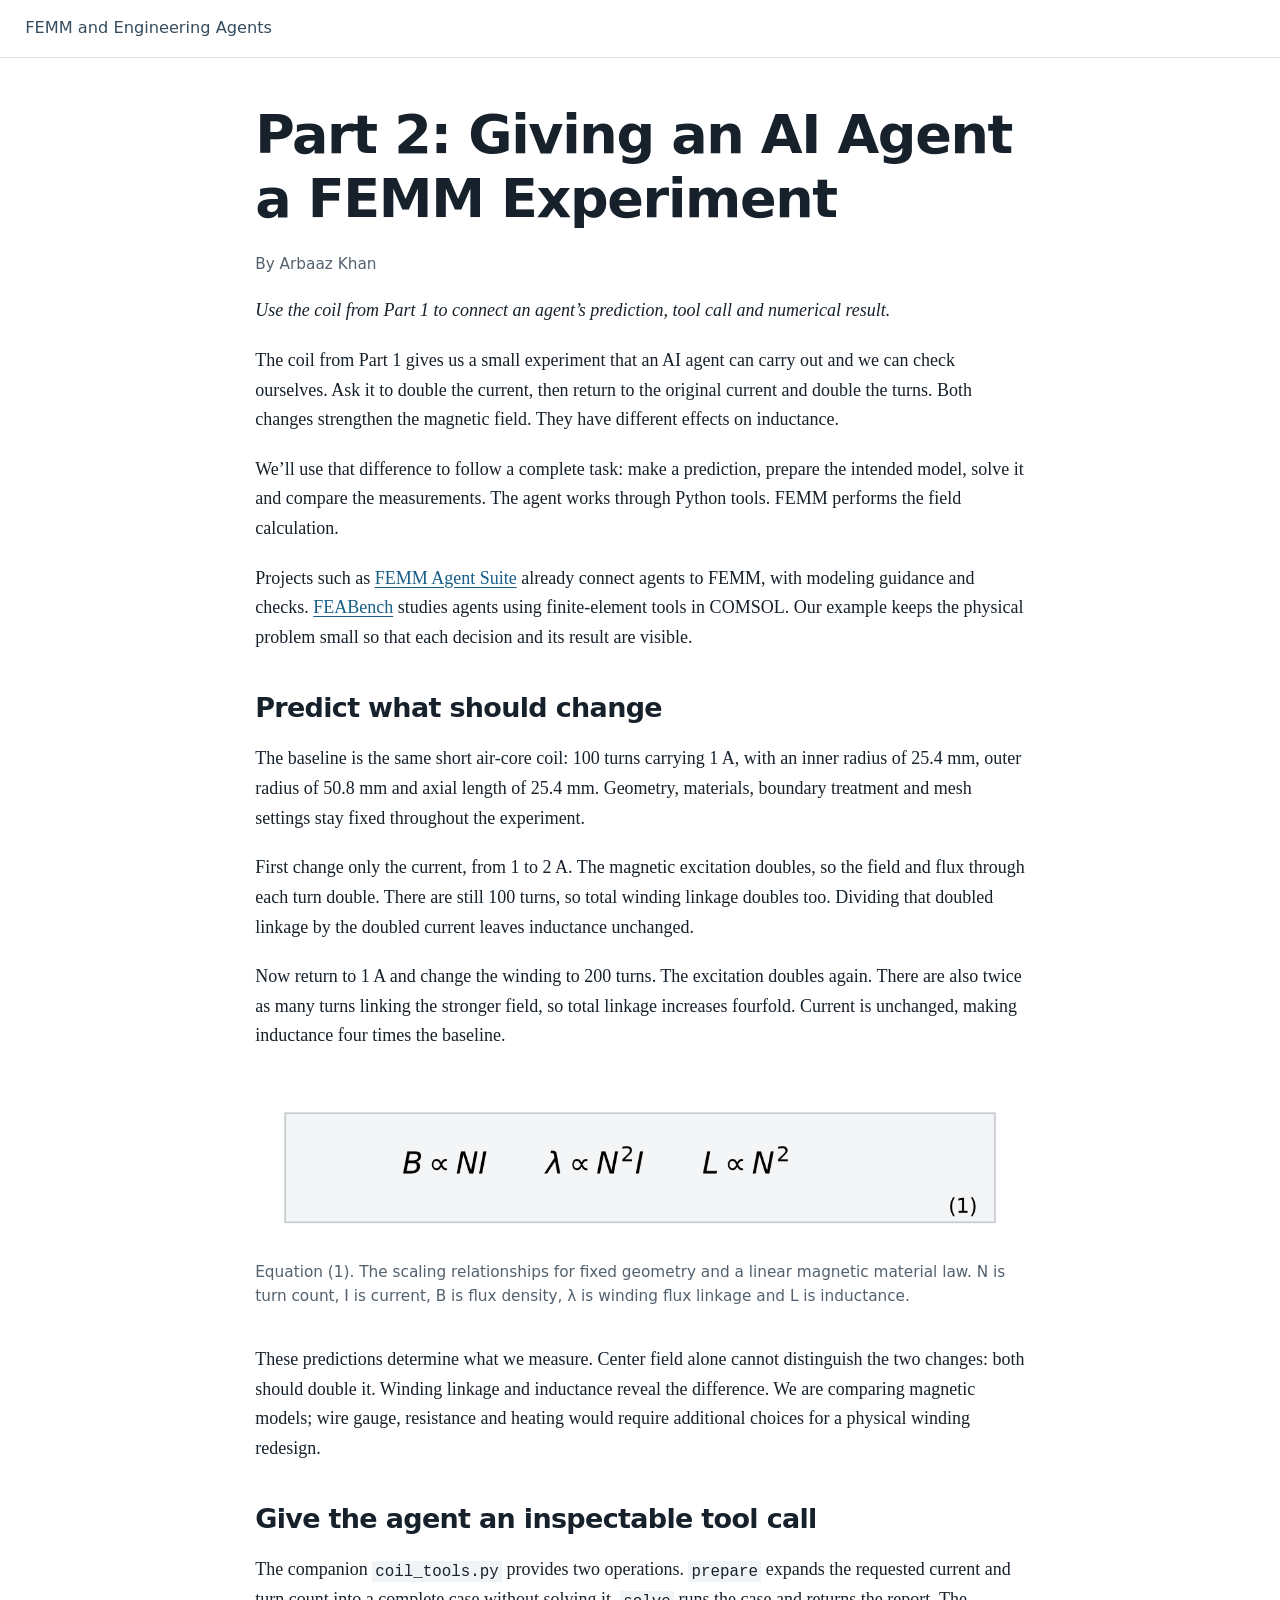
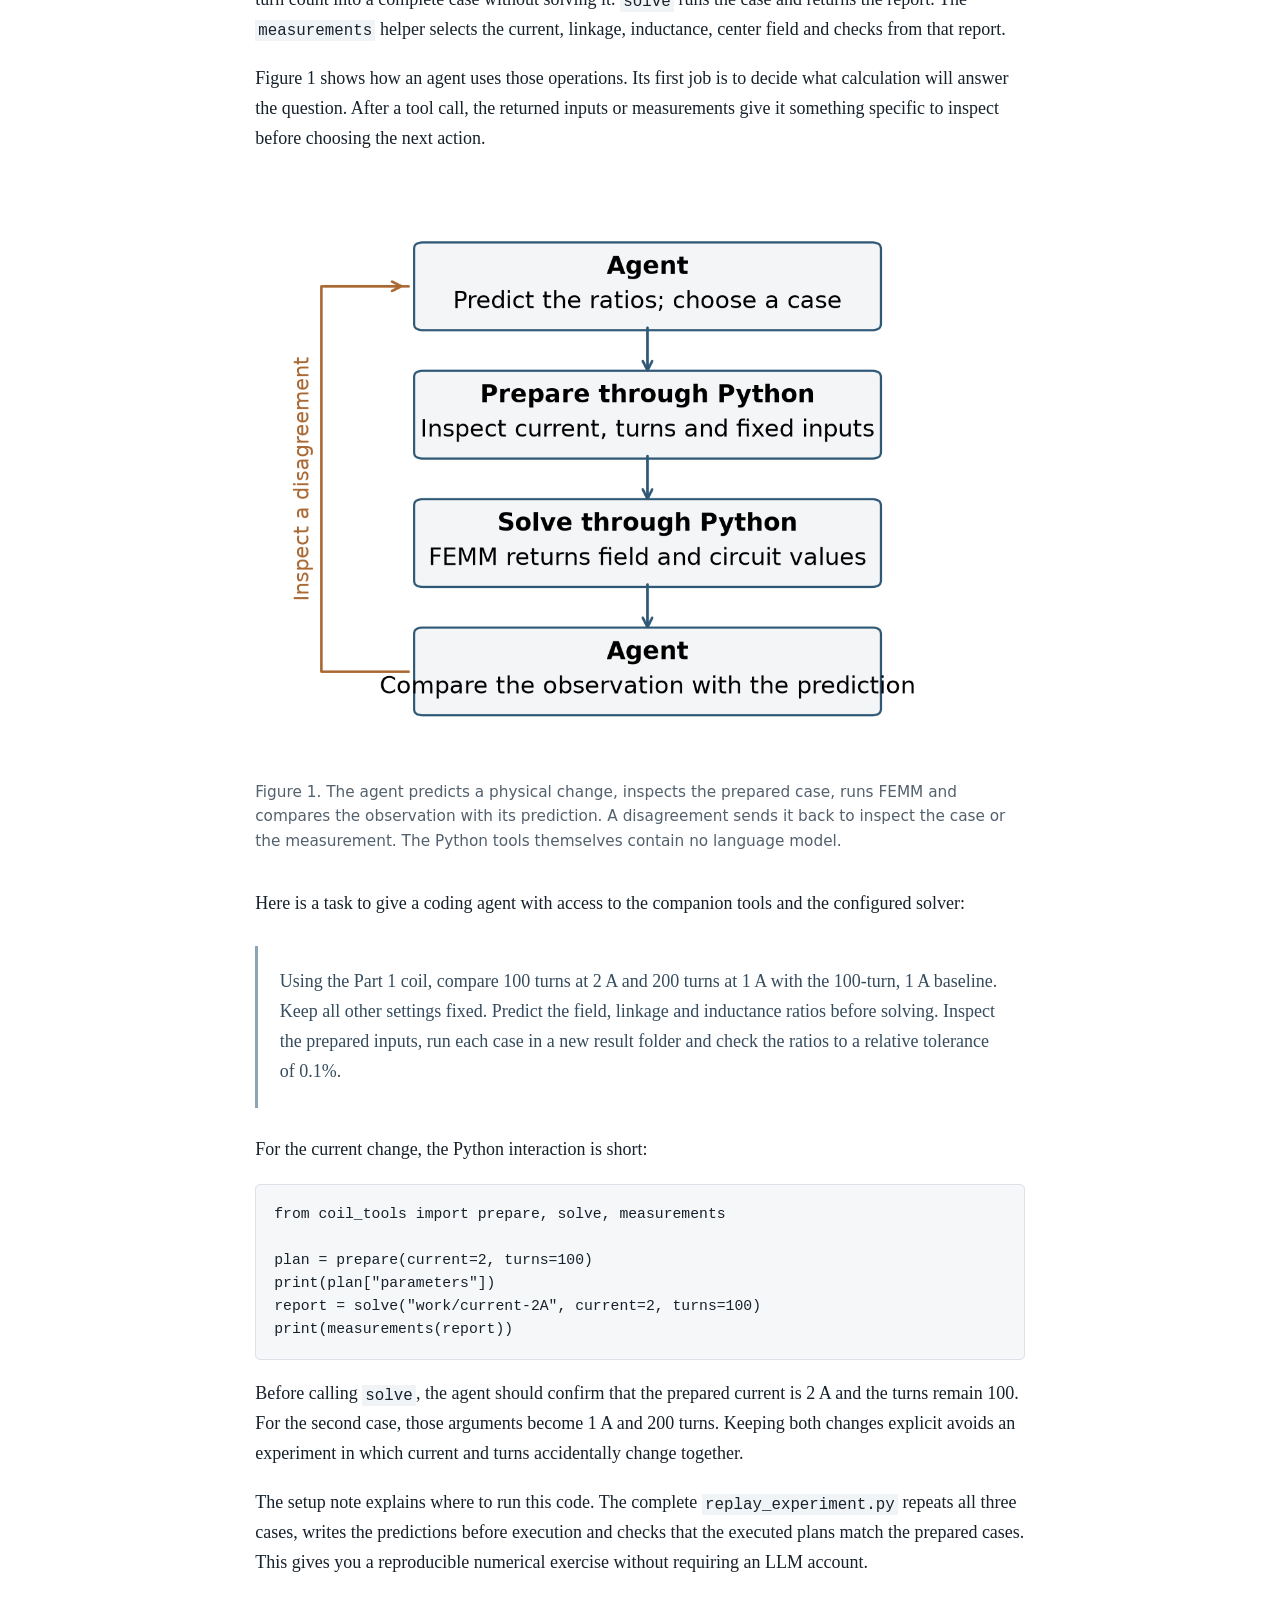
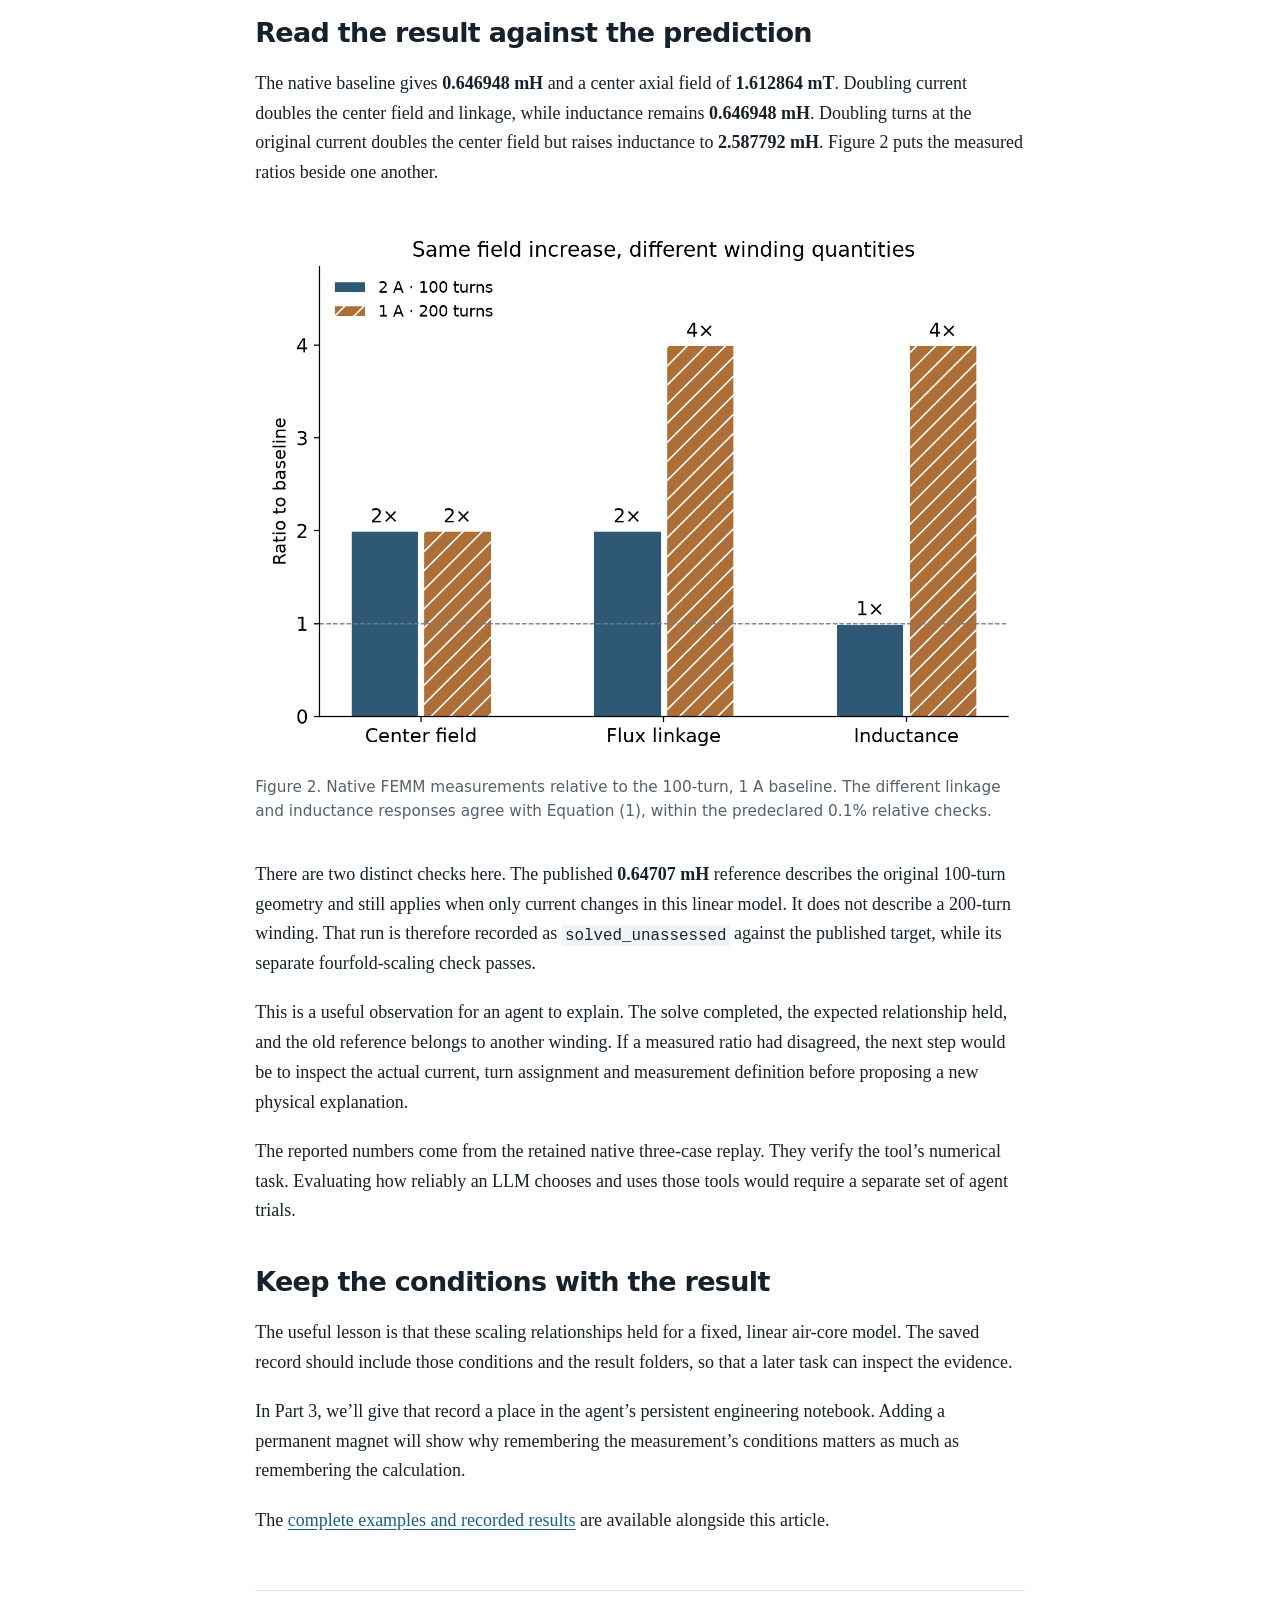
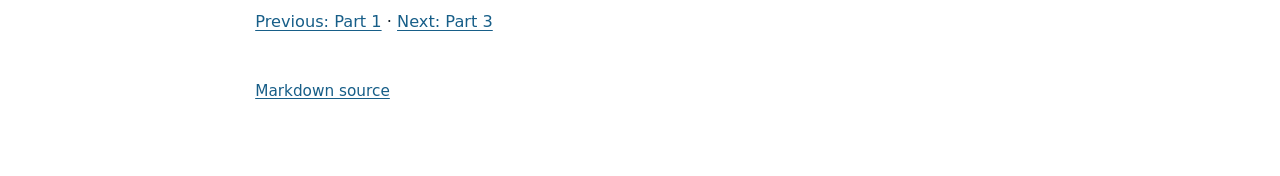
<file: part-2/index.html>
<!doctype html><html lang="en"><head><meta charset="utf-8"><meta name="viewport" content="width=device-width,initial-scale=1"><title>Part 2: Giving an AI Agent a FEMM Experiment</title><meta name="description" content="Use the coil from Part 1 to connect an agent’s prediction, tool call and numerical result."><link rel="stylesheet" href="../assets/site.css"></head><body><header class="site-bar"><a href="../index.html">FEMM and Engineering Agents</a></header><main><article><h1>Part 2: Giving an AI Agent a FEMM Experiment</h1><p class="byline">By Arbaaz Khan</p><p><em>Use the coil from Part 1 to connect an agent’s prediction, tool call and numerical result.</em></p>
<p>The coil from Part 1 gives us a small experiment that an AI agent can carry out and we can check ourselves. Ask it to double the current, then return to the original current and double the turns. Both changes strengthen the magnetic field. They have different effects on inductance.</p>
<p>We’ll use that difference to follow a complete task: make a prediction, prepare the intended model, solve it and compare the measurements. The agent works through Python tools. FEMM performs the field calculation.</p>
<p>Projects such as <a href="https://github.com/Zwl20085/femm-agent-suite">FEMM Agent Suite</a> already connect agents to FEMM, with modeling guidance and checks. <a href="https://research.google/pubs/feabench-evaluating-language-models-on-real-world-physics-reasoning-ability/">FEABench</a> studies agents using finite-element tools in COMSOL. Our example keeps the physical problem small so that each decision and its result are visible.</p>
<h2>Predict what should change</h2>
<p>The baseline is the same short air-core coil: 100 turns carrying 1 A, with an inner radius of 25.4 mm, outer radius of 50.8 mm and axial length of 25.4 mm. Geometry, materials, boundary treatment and mesh settings stay fixed throughout the experiment.</p>
<p>First change only the current, from 1 to 2 A. The magnetic excitation doubles, so the field and flux through each turn double. There are still 100 turns, so total winding linkage doubles too. Dividing that doubled linkage by the doubled current leaves inductance unchanged.</p>
<p>Now return to 1 A and change the winding to 200 turns. The excitation doubles again. There are also twice as many turns linking the stronger field, so total linkage increases fourfold. Current is unchanged, making inductance four times the baseline.</p>
<figure><img src="../assets/images/part-2/p2-v4-equation-1-scaling.png" alt="Equation 1: scaling for the fixed linear coil"><figcaption>Equation (1). The scaling relationships for fixed geometry and a linear magnetic material law. N is turn count, I is current, B is flux density, λ is winding flux linkage and L is inductance.</figcaption></figure>
<p>These predictions determine what we measure. Center field alone cannot distinguish the two changes: both should double it. Winding linkage and inductance reveal the difference. We are comparing magnetic models; wire gauge, resistance and heating would require additional choices for a physical winding redesign.</p>
<h2>Give the agent an inspectable tool call</h2>
<p>The companion <code>coil_tools.py</code> provides two operations. <code>prepare</code> expands the requested current and turn count into a complete case without solving it. <code>solve</code> runs the case and returns the report. The <code>measurements</code> helper selects the current, linkage, inductance, center field and checks from that report.</p>
<p>Figure 1 shows how an agent uses those operations. Its first job is to decide what calculation will answer the question. After a tool call, the returned inputs or measurements give it something specific to inspect before choosing the next action.</p>
<figure><img src="../assets/images/part-2/p2-v4-figure-1-loop.png" alt="The request, Python tools and returned observation"><figcaption>Figure 1. The agent predicts a physical change, inspects the prepared case, runs FEMM and compares the observation with its prediction. A disagreement sends it back to inspect the case or the measurement. The Python tools themselves contain no language model.</figcaption></figure>
<p>Here is a task to give a coding agent with access to the companion tools and the configured solver:</p>
<blockquote><p>Using the Part 1 coil, compare 100 turns at 2 A and 200 turns at 1 A with the 100-turn, 1 A baseline. Keep all other settings fixed. Predict the field, linkage and inductance ratios before solving. Inspect the prepared inputs, run each case in a new result folder and check the ratios to a relative tolerance of 0.1%.</p></blockquote>
<p>For the current change, the Python interaction is short:</p>
<pre data-code-block-mode="1" data-code-block-lang="python"><code class="language-python">from coil_tools import prepare, solve, measurements

plan = prepare(current=2, turns=100)
print(plan[&quot;parameters&quot;])
report = solve(&quot;work/current-2A&quot;, current=2, turns=100)
print(measurements(report))</code></pre>
<p>Before calling <code>solve</code>, the agent should confirm that the prepared current is 2 A and the turns remain 100. For the second case, those arguments become 1 A and 200 turns. Keeping both changes explicit avoids an experiment in which current and turns accidentally change together.</p>
<p>The setup note explains where to run this code. The complete <code>replay_experiment.py</code> repeats all three cases, writes the predictions before execution and checks that the executed plans match the prepared cases. This gives you a reproducible numerical exercise without requiring an LLM account.</p>
<h2>Read the result against the prediction</h2>
<p>The native baseline gives <strong>0.646948 mH</strong> and a center axial field of <strong>1.612864 mT</strong>. Doubling current doubles the center field and linkage, while inductance remains <strong>0.646948 mH</strong>. Doubling turns at the original current doubles the center field but raises inductance to <strong>2.587792 mH</strong>. Figure 2 puts the measured ratios beside one another.</p>
<figure><img src="../assets/images/part-2/p2-v4-figure-2-results.png" alt="Native field, linkage and inductance ratios"><figcaption>Figure 2. Native FEMM measurements relative to the 100-turn, 1 A baseline. The different linkage and inductance responses agree with Equation (1), within the predeclared 0.1% relative checks.</figcaption></figure>
<p>There are two distinct checks here. The published <strong>0.64707 mH</strong> reference describes the original 100-turn geometry and still applies when only current changes in this linear model. It does not describe a 200-turn winding. That run is therefore recorded as <code>solved_unassessed</code> against the published target, while its separate fourfold-scaling check passes.</p>
<p>This is a useful observation for an agent to explain. The solve completed, the expected relationship held, and the old reference belongs to another winding. If a measured ratio had disagreed, the next step would be to inspect the actual current, turn assignment and measurement definition before proposing a new physical explanation.</p>
<p>The reported numbers come from the retained native three-case replay. They verify the tool’s numerical task. Evaluating how reliably an LLM chooses and uses those tools would require a separate set of agent trials.</p>
<h2>Keep the conditions with the result</h2>
<p>The useful lesson is that these scaling relationships held for a fixed, linear air-core model. The saved record should include those conditions and the result folders, so that a later task can inspect the evidence.</p>
<p>In Part 3, we’ll give that record a place in the agent’s persistent engineering notebook. Adding a permanent magnet will show why remembering the measurement’s conditions matters as much as remembering the calculation.</p>
<p>The <a href="../examples/part-2/index.html">complete examples and recorded results</a> are available alongside this article.</p></article><nav class="series-nav" aria-label="Series"><a href="../part-1/index.html">Previous: Part 1</a> · <a href="../part-3/index.html">Next: Part 3</a></nav><footer><a href="index.md">Markdown source</a></footer></main></body></html>
</file>
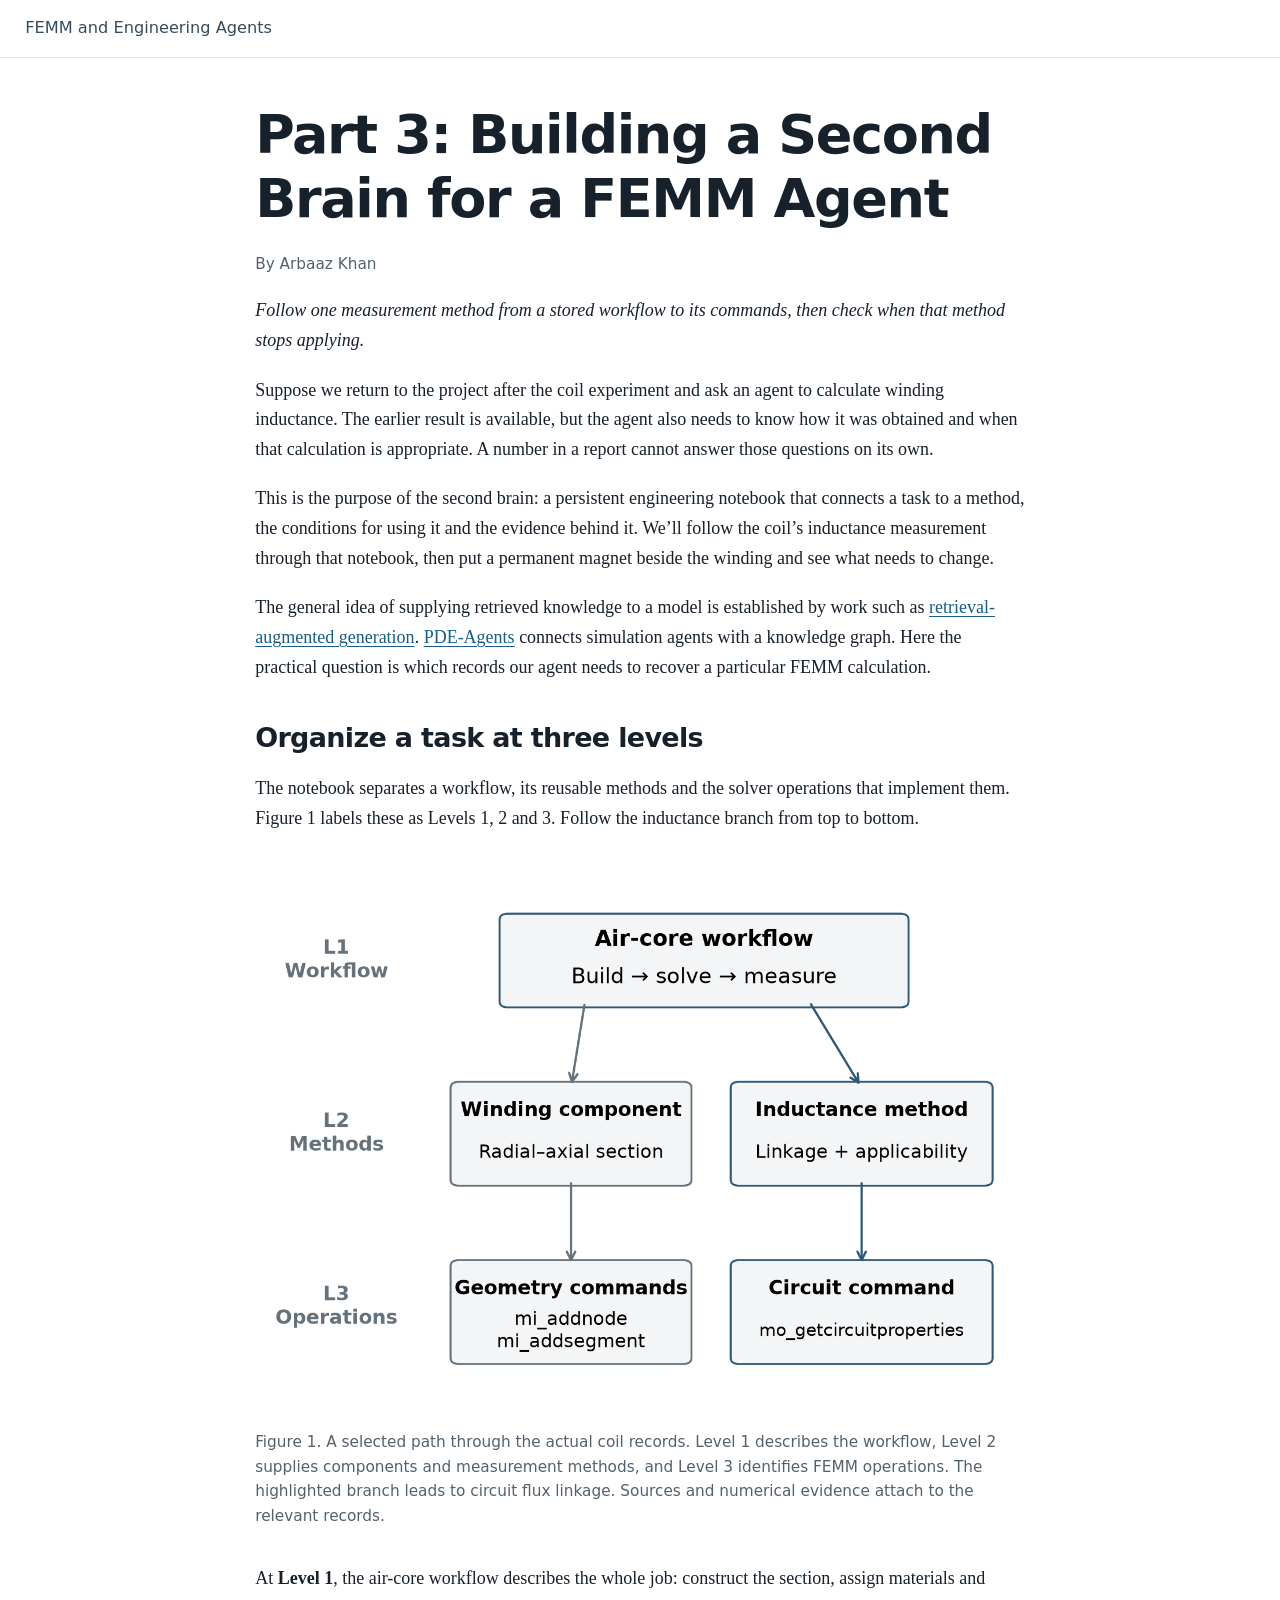
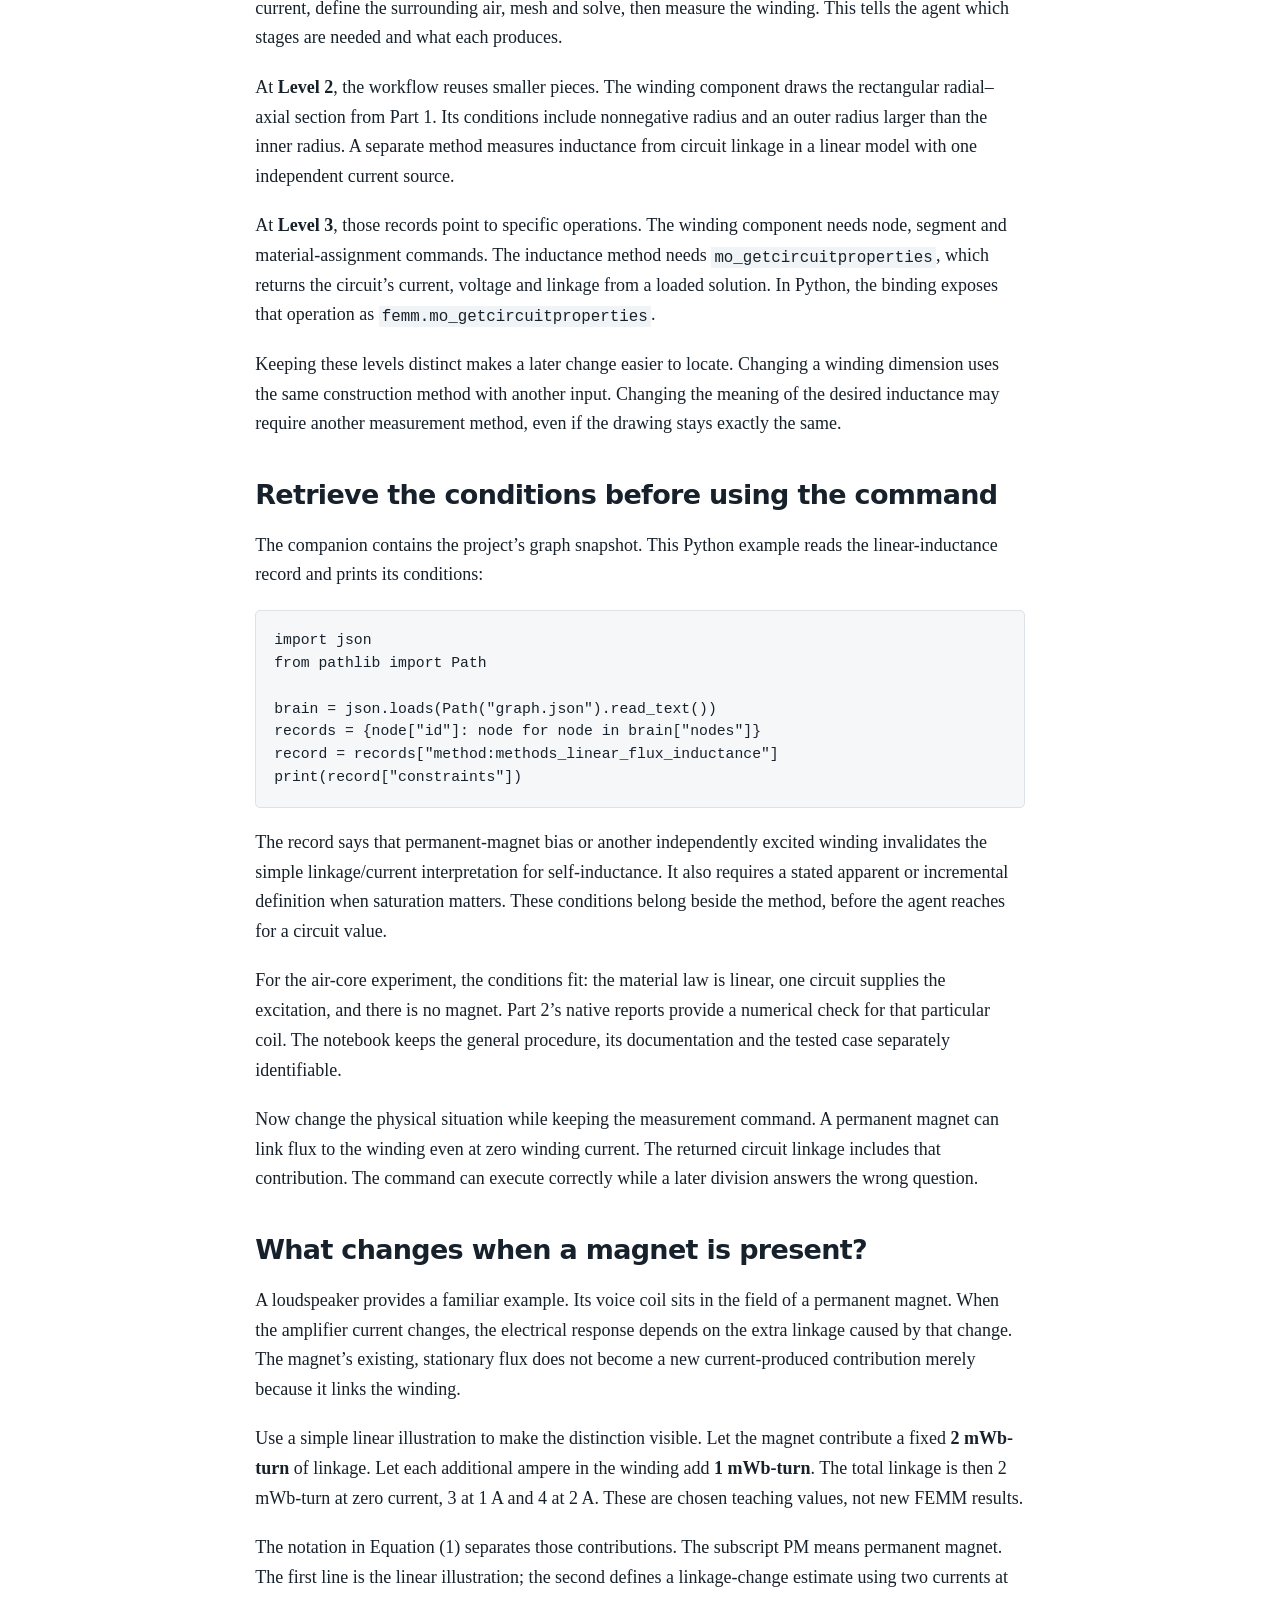
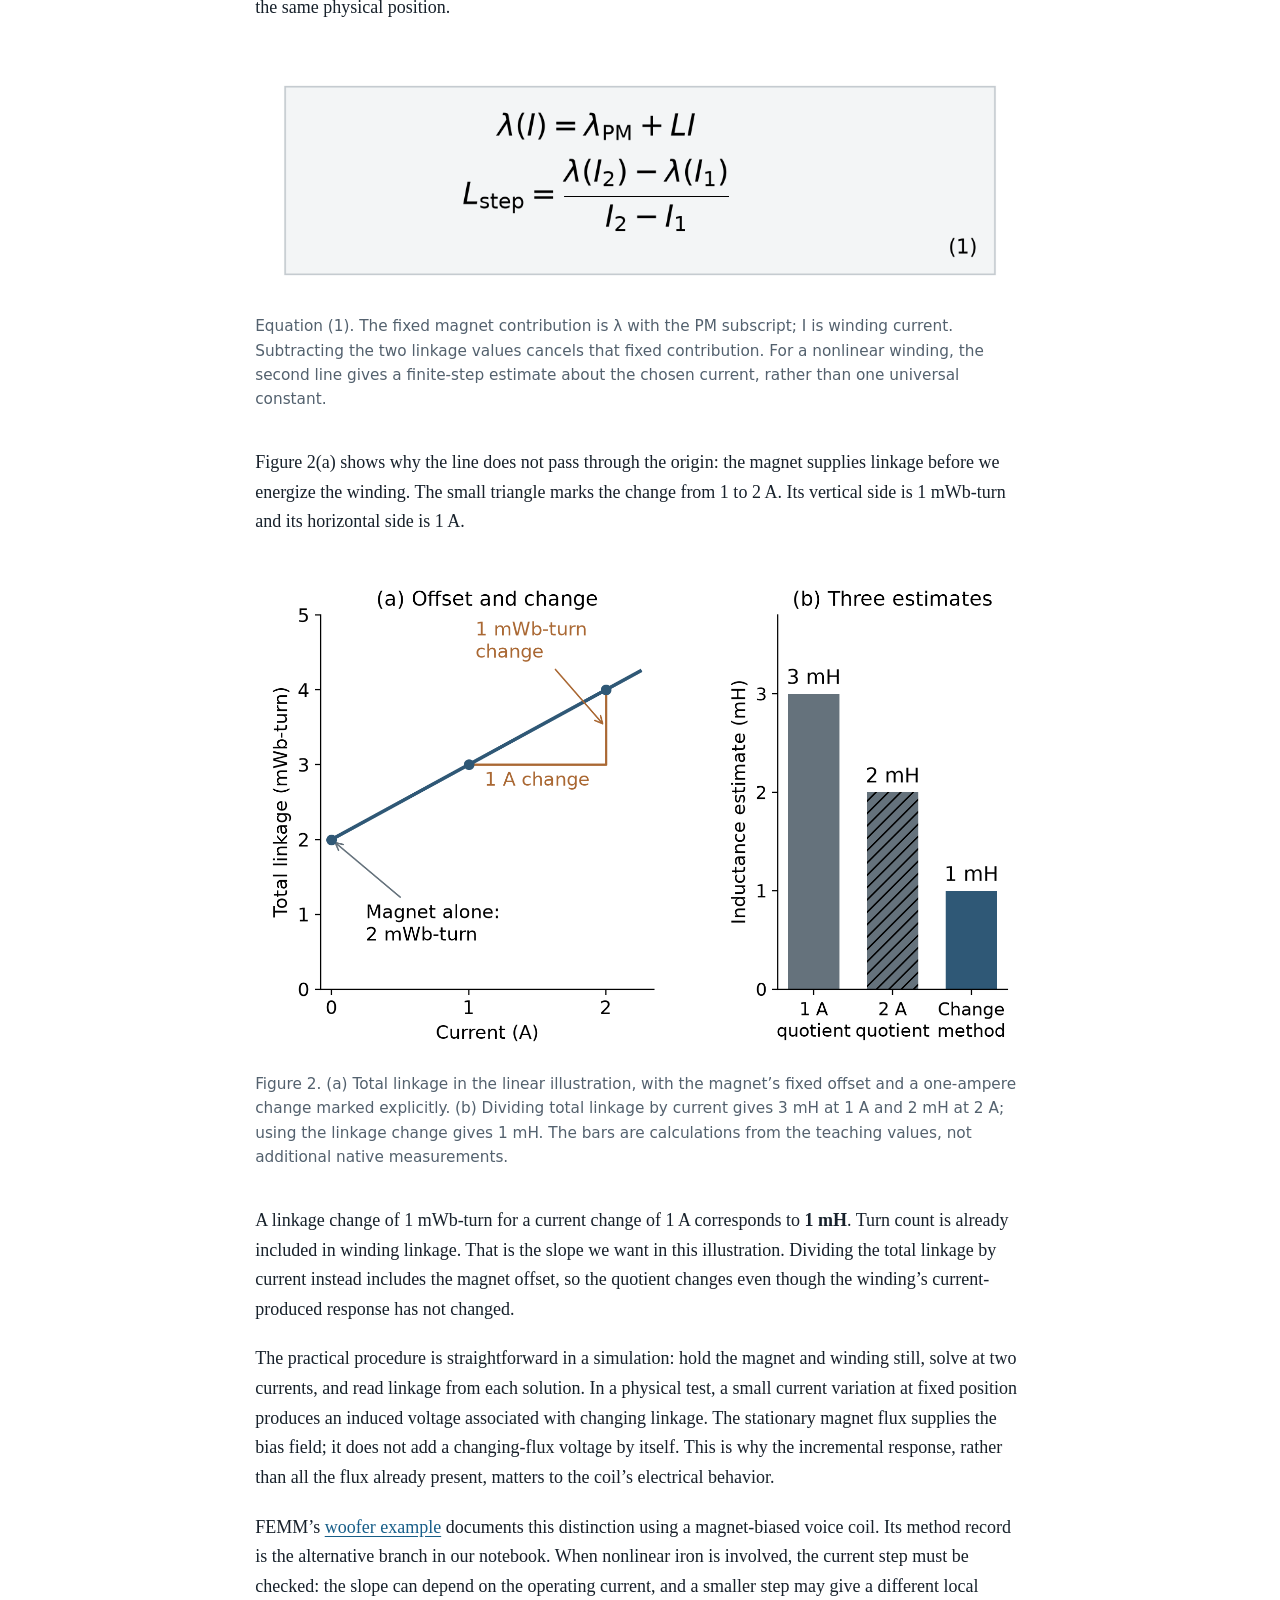
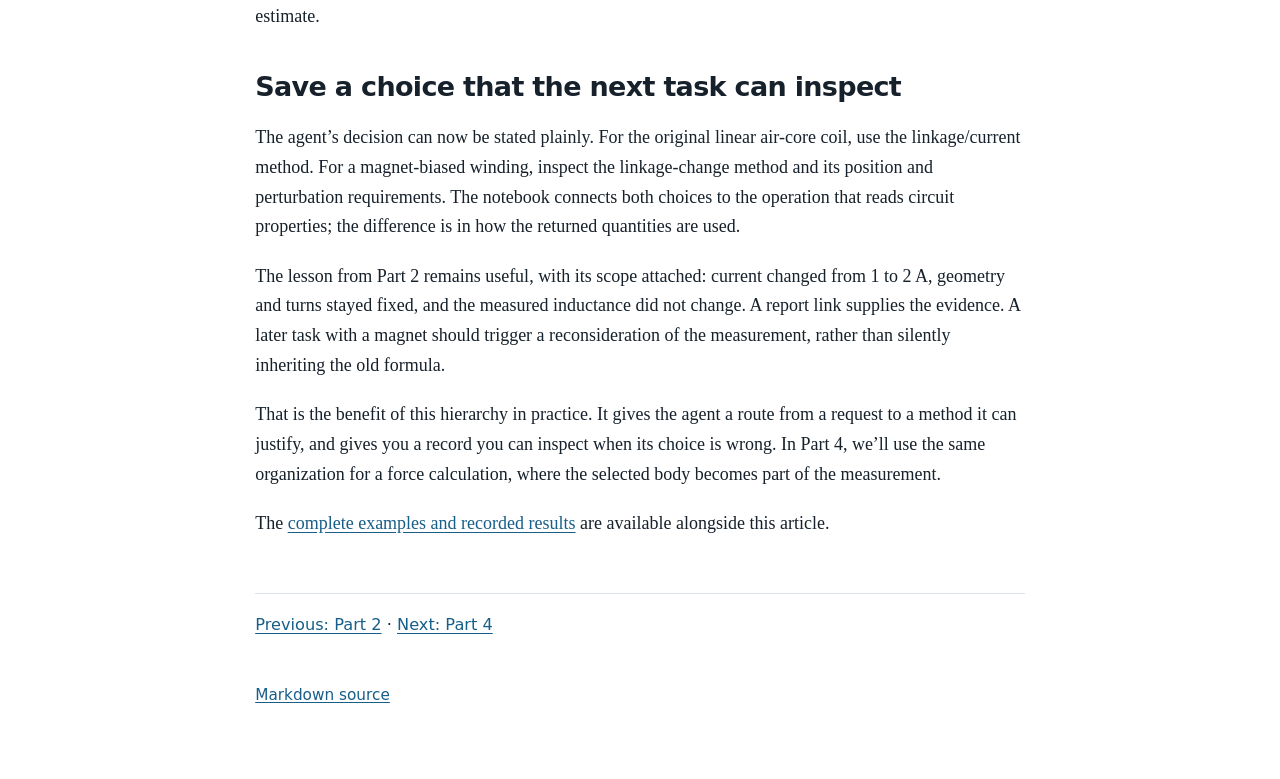
<file: part-3/index.html>
<!doctype html><html lang="en"><head><meta charset="utf-8"><meta name="viewport" content="width=device-width,initial-scale=1"><title>Part 3: Building a Second Brain for a FEMM Agent</title><meta name="description" content="Follow one measurement method from a stored workflow to its commands, then check when that method stops applying."><link rel="stylesheet" href="../assets/site.css"></head><body><header class="site-bar"><a href="../index.html">FEMM and Engineering Agents</a></header><main><article><h1>Part 3: Building a Second Brain for a FEMM Agent</h1><p class="byline">By Arbaaz Khan</p><p><em>Follow one measurement method from a stored workflow to its commands, then check when that method stops applying.</em></p>
<p>Suppose we return to the project after the coil experiment and ask an agent to calculate winding inductance. The earlier result is available, but the agent also needs to know how it was obtained and when that calculation is appropriate. A number in a report cannot answer those questions on its own.</p>
<p>This is the purpose of the second brain: a persistent engineering notebook that connects a task to a method, the conditions for using it and the evidence behind it. We’ll follow the coil’s inductance measurement through that notebook, then put a permanent magnet beside the winding and see what needs to change.</p>
<p>The general idea of supplying retrieved knowledge to a model is established by work such as <a href="https://arxiv.org/abs/2005.11401">retrieval-augmented generation</a>. <a href="https://arxiv.org/abs/2606.07850">PDE-Agents</a> connects simulation agents with a knowledge graph. Here the practical question is which records our agent needs to recover a particular FEMM calculation.</p>
<h2>Organize a task at three levels</h2>
<p>The notebook separates a workflow, its reusable methods and the solver operations that implement them. Figure 1 labels these as Levels 1, 2 and 3. Follow the inductance branch from top to bottom.</p>
<figure><img src="../assets/images/part-3/p3-v4-figure-1-levels.png" alt="Three labeled levels of the coil knowledge graph"><figcaption>Figure 1. A selected path through the actual coil records. Level 1 describes the workflow, Level 2 supplies components and measurement methods, and Level 3 identifies FEMM operations. The highlighted branch leads to circuit flux linkage. Sources and numerical evidence attach to the relevant records.</figcaption></figure>
<p>At <strong>Level 1</strong>, the air-core workflow describes the whole job: construct the section, assign materials and current, define the surrounding air, mesh and solve, then measure the winding. This tells the agent which stages are needed and what each produces.</p>
<p>At <strong>Level 2</strong>, the workflow reuses smaller pieces. The winding component draws the rectangular radial–axial section from Part 1. Its conditions include nonnegative radius and an outer radius larger than the inner radius. A separate method measures inductance from circuit linkage in a linear model with one independent current source.</p>
<p>At <strong>Level 3</strong>, those records point to specific operations. The winding component needs node, segment and material-assignment commands. The inductance method needs <code>mo_getcircuitproperties</code>, which returns the circuit’s current, voltage and linkage from a loaded solution. In Python, the binding exposes that operation as <code>femm.mo_getcircuitproperties</code>.</p>
<p>Keeping these levels distinct makes a later change easier to locate. Changing a winding dimension uses the same construction method with another input. Changing the meaning of the desired inductance may require another measurement method, even if the drawing stays exactly the same.</p>
<h2>Retrieve the conditions before using the command</h2>
<p>The companion contains the project’s graph snapshot. This Python example reads the linear-inductance record and prints its conditions:</p>
<pre data-code-block-mode="1" data-code-block-lang="python"><code class="language-python">import json
from pathlib import Path

brain = json.loads(Path(&quot;graph.json&quot;).read_text())
records = {node[&quot;id&quot;]: node for node in brain[&quot;nodes&quot;]}
record = records[&quot;method:methods_linear_flux_inductance&quot;]
print(record[&quot;constraints&quot;])</code></pre>
<p>The record says that permanent-magnet bias or another independently excited winding invalidates the simple linkage/current interpretation for self-inductance. It also requires a stated apparent or incremental definition when saturation matters. These conditions belong beside the method, before the agent reaches for a circuit value.</p>
<p>For the air-core experiment, the conditions fit: the material law is linear, one circuit supplies the excitation, and there is no magnet. Part 2’s native reports provide a numerical check for that particular coil. The notebook keeps the general procedure, its documentation and the tested case separately identifiable.</p>
<p>Now change the physical situation while keeping the measurement command. A permanent magnet can link flux to the winding even at zero winding current. The returned circuit linkage includes that contribution. The command can execute correctly while a later division answers the wrong question.</p>
<h2>What changes when a magnet is present?</h2>
<p>A loudspeaker provides a familiar example. Its voice coil sits in the field of a permanent magnet. When the amplifier current changes, the electrical response depends on the extra linkage caused by that change. The magnet’s existing, stationary flux does not become a new current-produced contribution merely because it links the winding.</p>
<p>Use a simple linear illustration to make the distinction visible. Let the magnet contribute a fixed <strong>2 mWb-turn</strong> of linkage. Let each additional ampere in the winding add <strong>1 mWb-turn</strong>. The total linkage is then 2 mWb-turn at zero current, 3 at 1 A and 4 at 2 A. These are chosen teaching values, not new FEMM results.</p>
<p>The notation in Equation (1) separates those contributions. The subscript PM means permanent magnet. The first line is the linear illustration; the second defines a linkage-change estimate using two currents at the same physical position.</p>
<figure><img src="../assets/images/part-3/p3-v4-equation-1-bias.png" alt="Equation 1: fixed magnet linkage and a linkage-change measurement"><figcaption>Equation (1). The fixed magnet contribution is λ with the PM subscript; I is winding current. Subtracting the two linkage values cancels that fixed contribution. For a nonlinear winding, the second line gives a finite-step estimate about the chosen current, rather than one universal constant.</figcaption></figure>
<p>Figure 2(a) shows why the line does not pass through the origin: the magnet supplies linkage before we energize the winding. The small triangle marks the change from 1 to 2 A. Its vertical side is 1 mWb-turn and its horizontal side is 1 A.</p>
<figure><img src="../assets/images/part-3/p3-v4-figure-2-linkage.png" alt="The fixed offset, the linkage change and the misleading quotient"><figcaption>Figure 2. (a) Total linkage in the linear illustration, with the magnet’s fixed offset and a one-ampere change marked explicitly. (b) Dividing total linkage by current gives 3 mH at 1 A and 2 mH at 2 A; using the linkage change gives 1 mH. The bars are calculations from the teaching values, not additional native measurements.</figcaption></figure>
<p>A linkage change of 1 mWb-turn for a current change of 1 A corresponds to <strong>1 mH</strong>. Turn count is already included in winding linkage. That is the slope we want in this illustration. Dividing the total linkage by current instead includes the magnet offset, so the quotient changes even though the winding’s current-produced response has not changed.</p>
<p>The practical procedure is straightforward in a simulation: hold the magnet and winding still, solve at two currents, and read linkage from each solution. In a physical test, a small current variation at fixed position produces an induced voltage associated with changing linkage. The stationary magnet flux supplies the bias field; it does not add a changing-flux voltage by itself. This is why the incremental response, rather than all the flux already present, matters to the coil’s electrical behavior.</p>
<p>FEMM’s <a href="https://www.femm.info/doku/doku.php?id=Woofer">woofer example</a> documents this distinction using a magnet-biased voice coil. Its method record is the alternative branch in our notebook. When nonlinear iron is involved, the current step must be checked: the slope can depend on the operating current, and a smaller step may give a different local estimate.</p>
<h2>Save a choice that the next task can inspect</h2>
<p>The agent’s decision can now be stated plainly. For the original linear air-core coil, use the linkage/current method. For a magnet-biased winding, inspect the linkage-change method and its position and perturbation requirements. The notebook connects both choices to the operation that reads circuit properties; the difference is in how the returned quantities are used.</p>
<p>The lesson from Part 2 remains useful, with its scope attached: current changed from 1 to 2 A, geometry and turns stayed fixed, and the measured inductance did not change. A report link supplies the evidence. A later task with a magnet should trigger a reconsideration of the measurement, rather than silently inheriting the old formula.</p>
<p>That is the benefit of this hierarchy in practice. It gives the agent a route from a request to a method it can justify, and gives you a record you can inspect when its choice is wrong. In Part 4, we’ll use the same organization for a force calculation, where the selected body becomes part of the measurement.</p>
<p>The <a href="../examples/part-3/index.html">complete examples and recorded results</a> are available alongside this article.</p></article><nav class="series-nav" aria-label="Series"><a href="../part-2/index.html">Previous: Part 2</a> · <a href="../part-4/index.html">Next: Part 4</a></nav><footer><a href="index.md">Markdown source</a></footer></main></body></html>
</file>
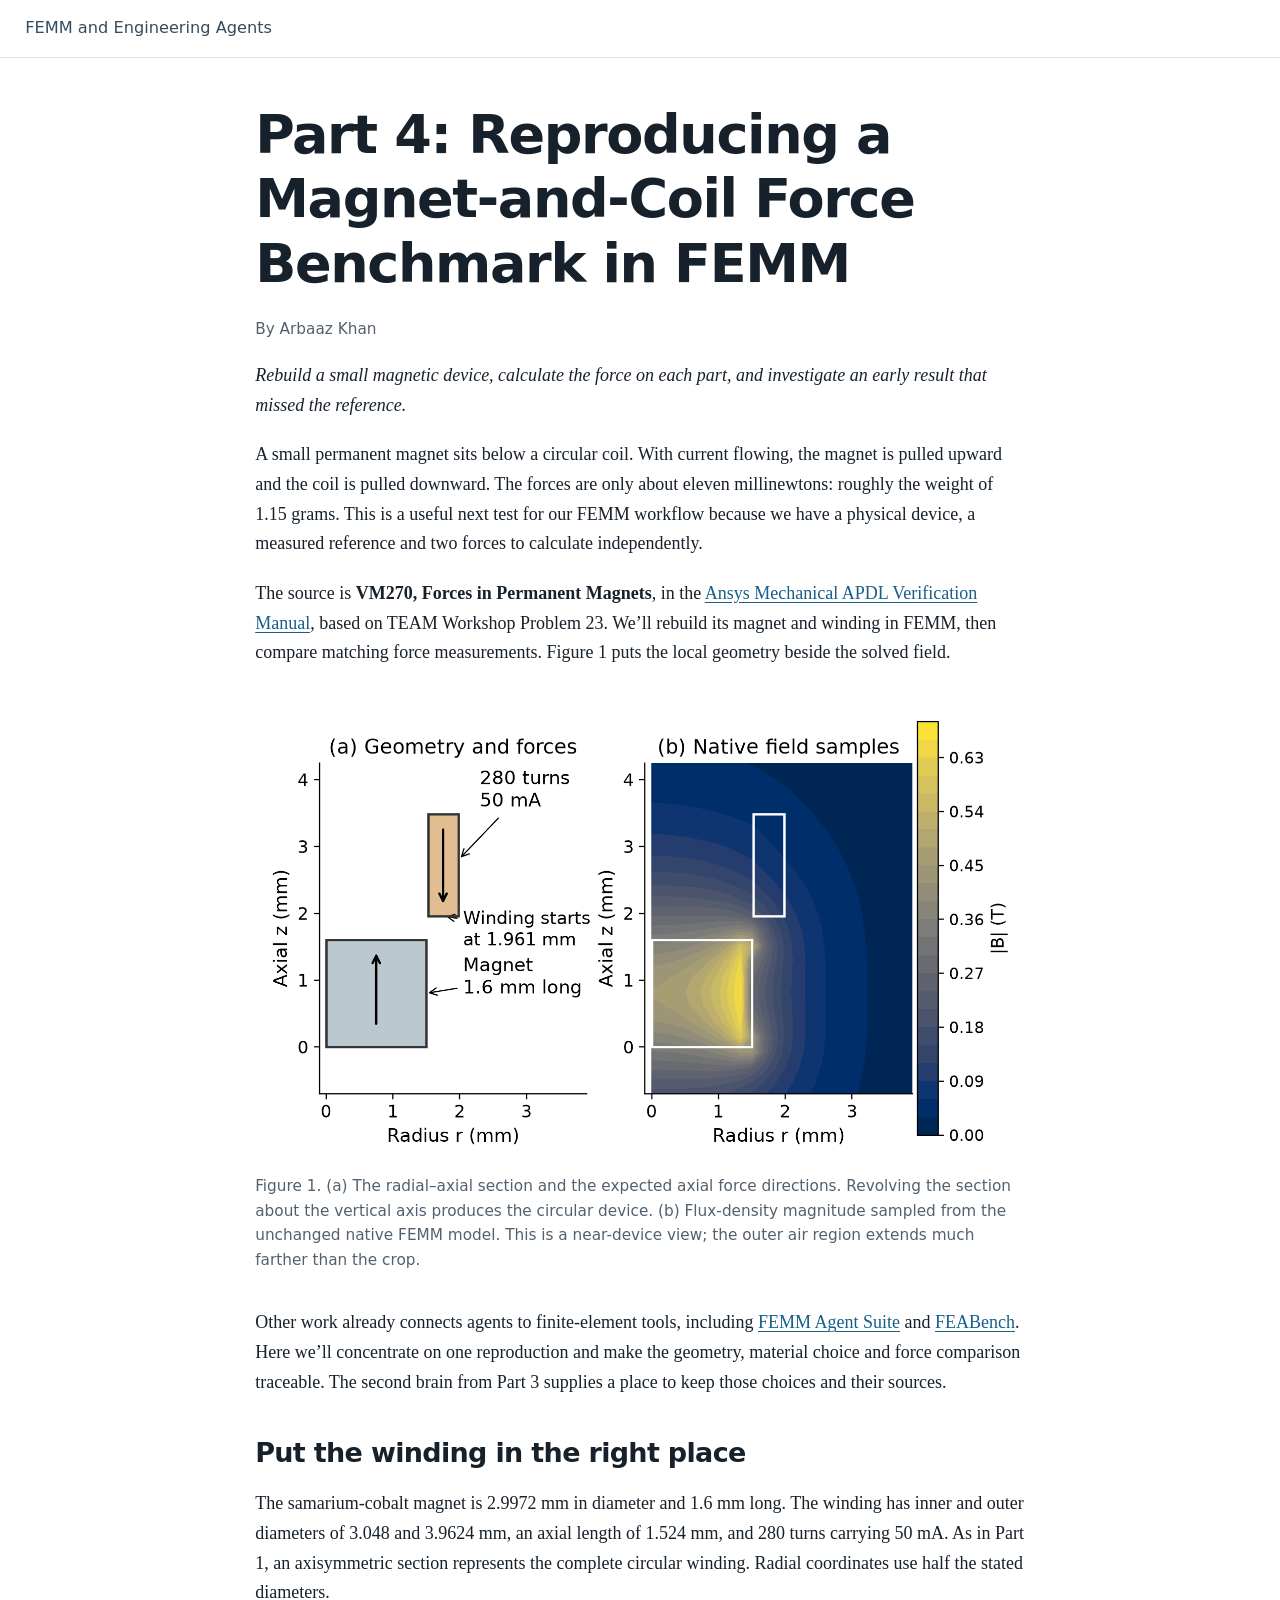
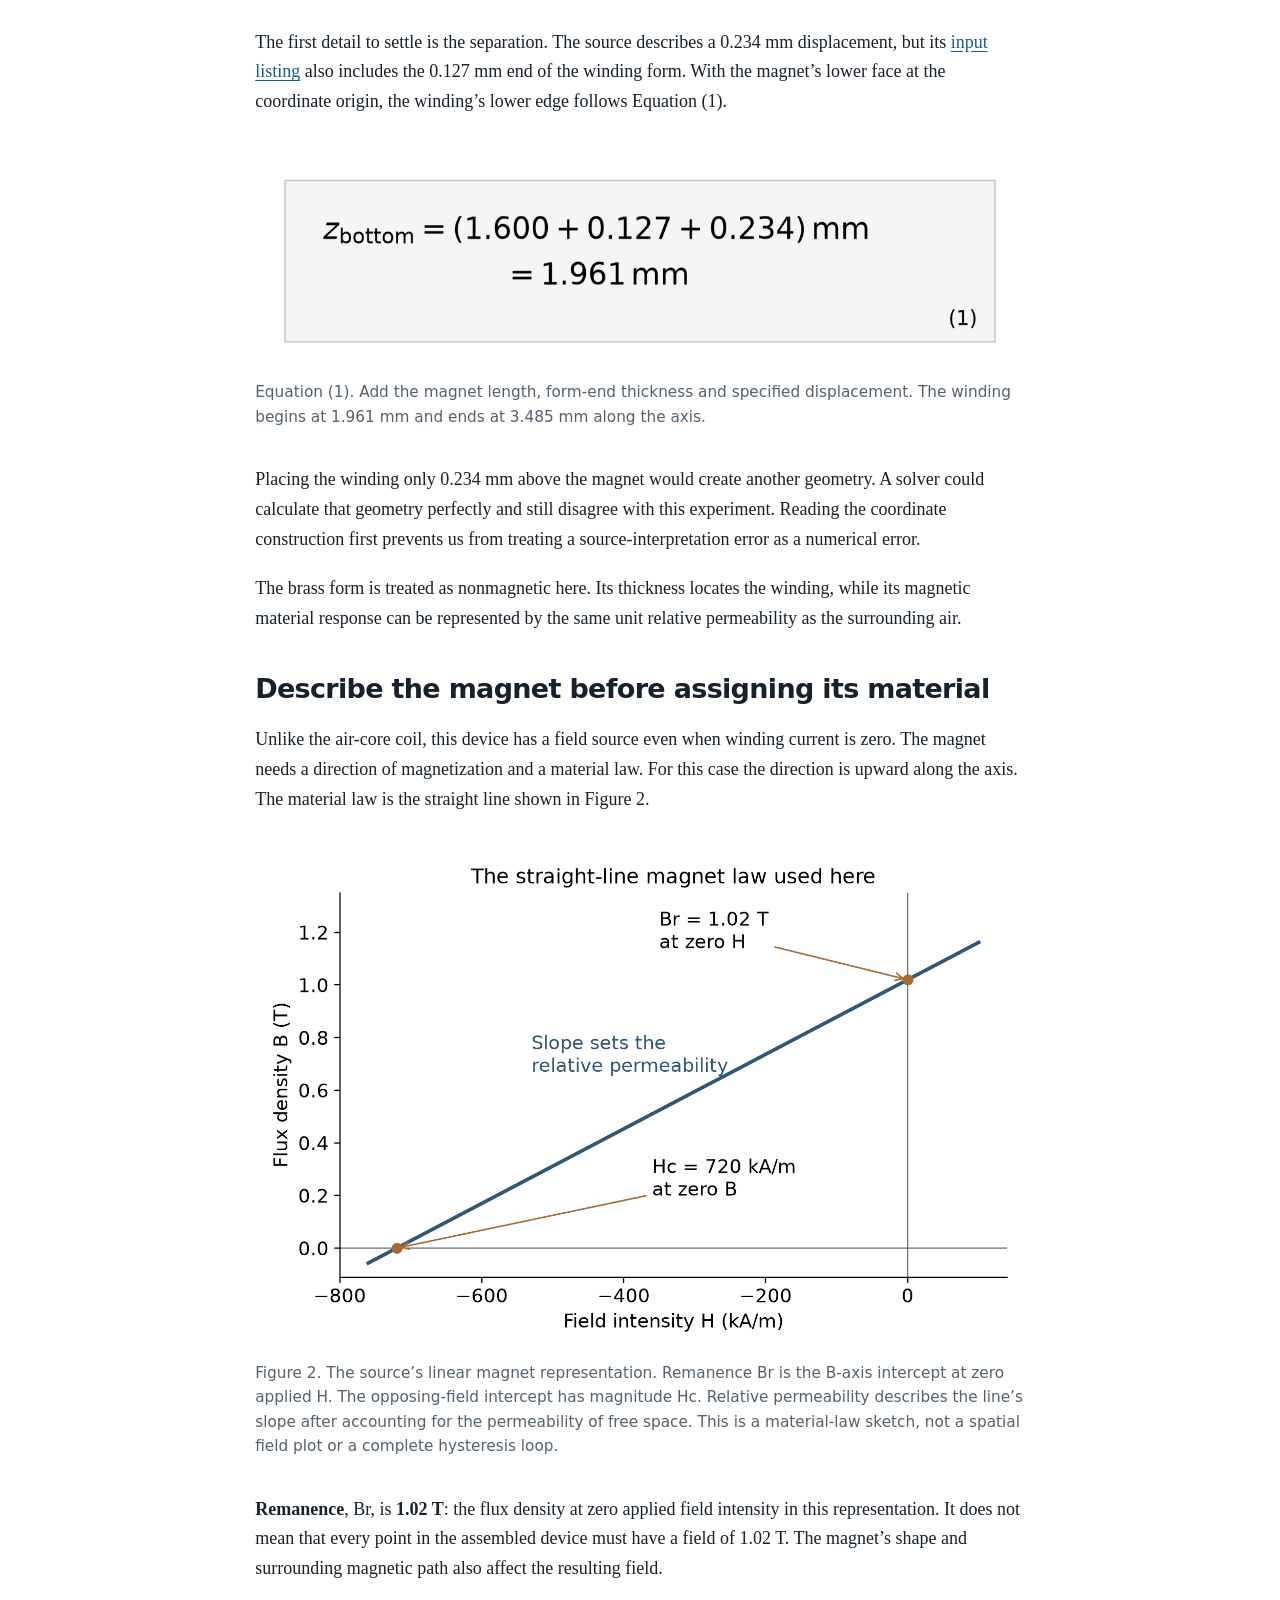
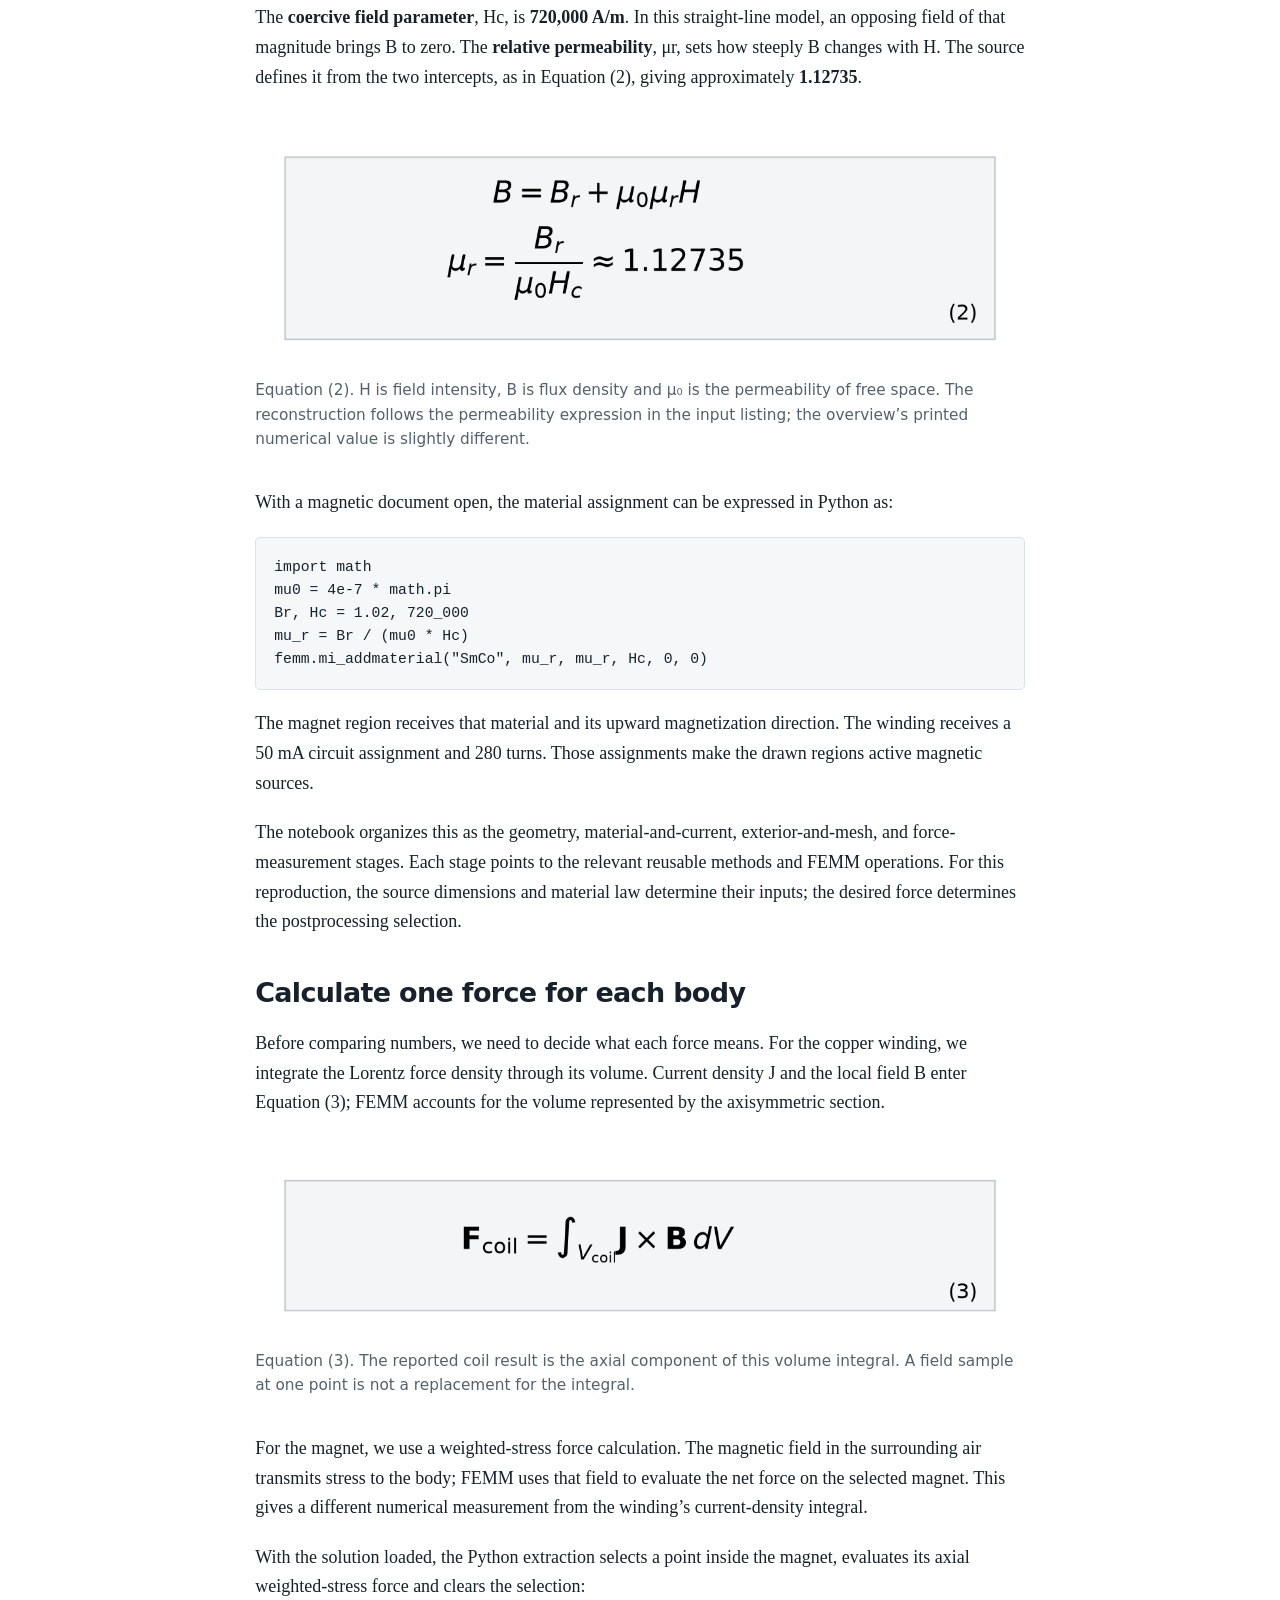
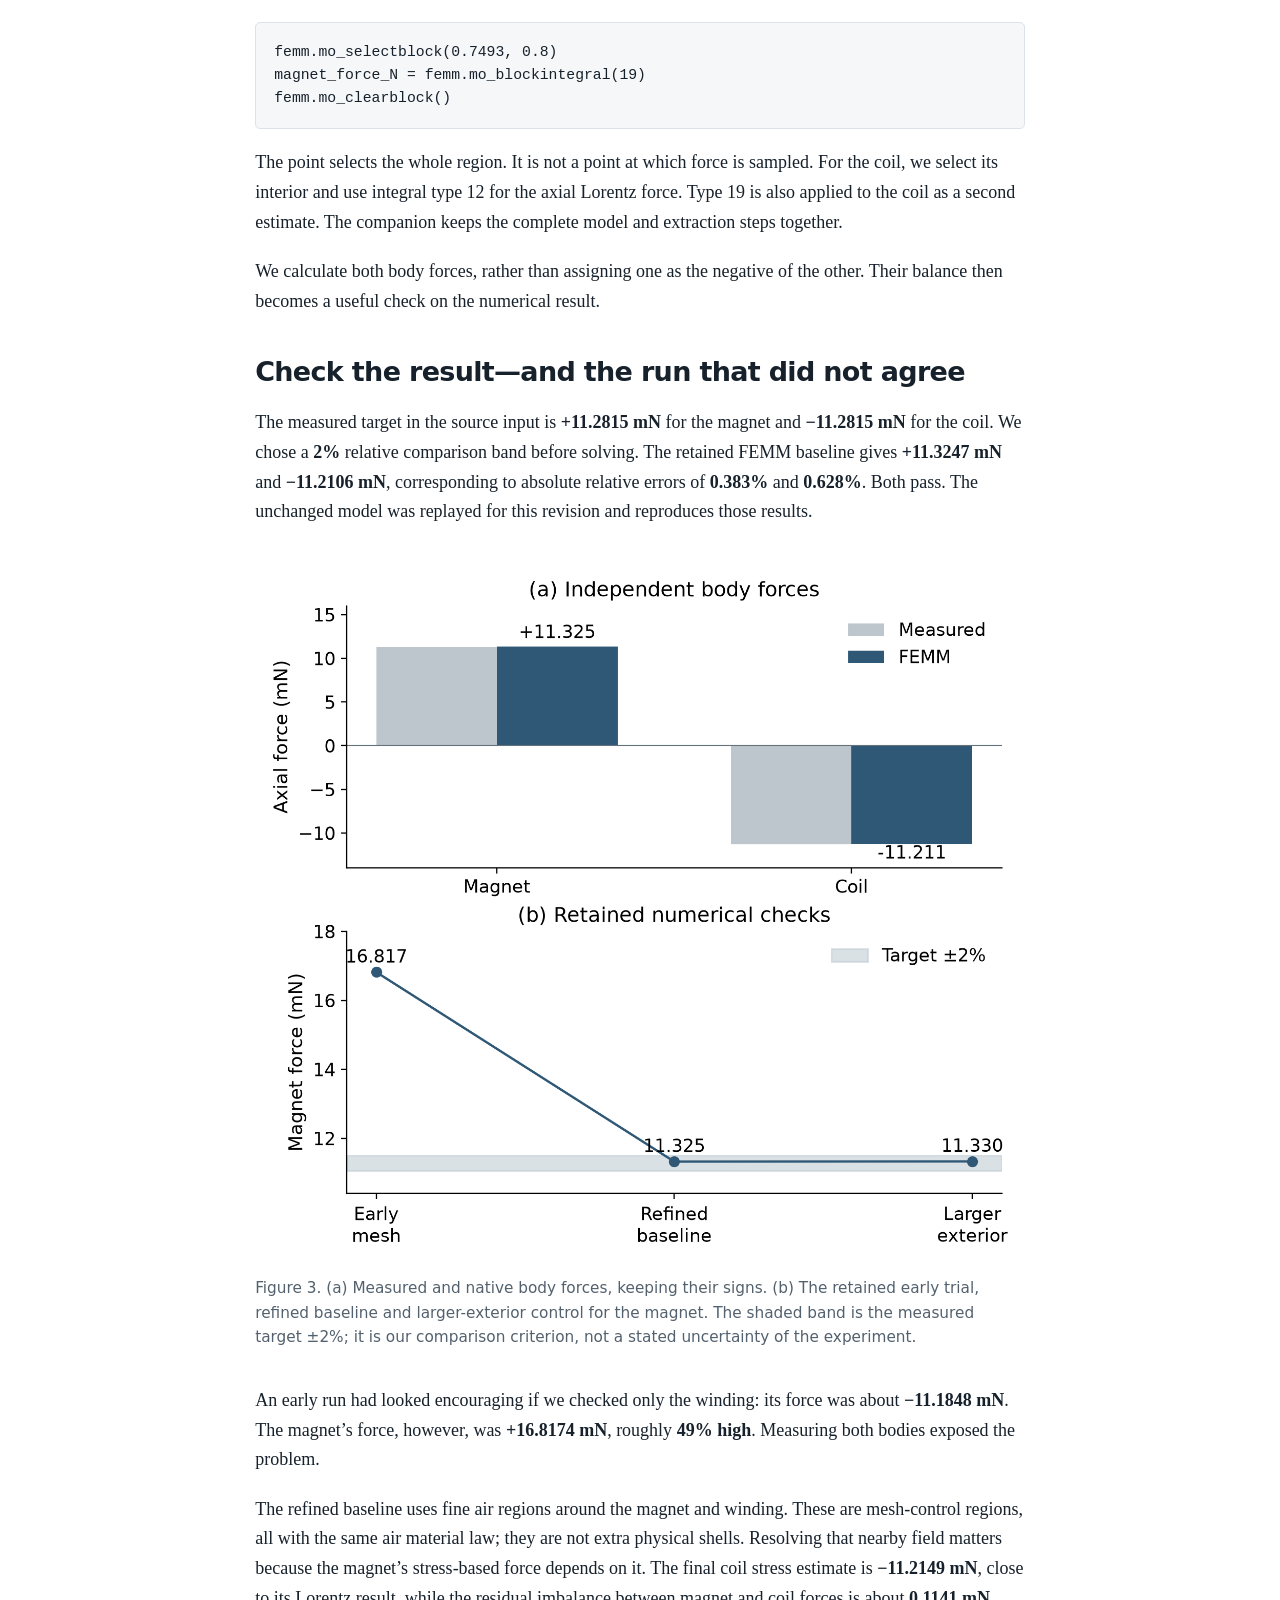
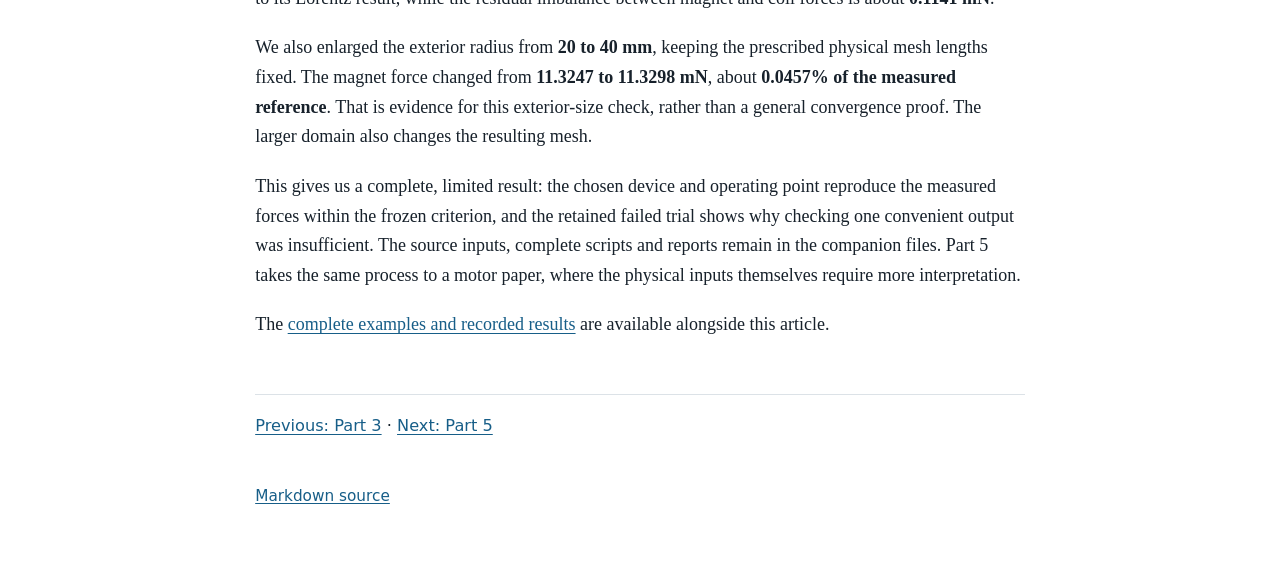
<file: part-4/index.html>
<!doctype html><html lang="en"><head><meta charset="utf-8"><meta name="viewport" content="width=device-width,initial-scale=1"><title>Part 4: Reproducing a Magnet-and-Coil Force Benchmark in FEMM</title><meta name="description" content="Rebuild a small magnetic device, calculate the force on each part, and investigate an early result that missed the reference."><link rel="stylesheet" href="../assets/site.css"></head><body><header class="site-bar"><a href="../index.html">FEMM and Engineering Agents</a></header><main><article><h1>Part 4: Reproducing a Magnet-and-Coil Force Benchmark in FEMM</h1><p class="byline">By Arbaaz Khan</p><p><em>Rebuild a small magnetic device, calculate the force on each part, and investigate an early result that missed the reference.</em></p>
<p>A small permanent magnet sits below a circular coil. With current flowing, the magnet is pulled upward and the coil is pulled downward. The forces are only about eleven millinewtons: roughly the weight of 1.15 grams. This is a useful next test for our FEMM workflow because we have a physical device, a measured reference and two forces to calculate independently.</p>
<p>The source is <strong>VM270, Forces in Permanent Magnets</strong>, in the <a href="https://ansyshelp.ansys.com/public/Views/Secured/corp/v242/en/ans_vm/Hlp_V_VM270.html">Ansys Mechanical APDL Verification Manual</a>, based on TEAM Workshop Problem 23. We’ll rebuild its magnet and winding in FEMM, then compare matching force measurements. Figure 1 puts the local geometry beside the solved field.</p>
<figure><img src="../assets/images/part-4/p4-v4-figure-1-model-field.png" alt="The reconstructed device and its native FEMM field"><figcaption>Figure 1. (a) The radial–axial section and the expected axial force directions. Revolving the section about the vertical axis produces the circular device. (b) Flux-density magnitude sampled from the unchanged native FEMM model. This is a near-device view; the outer air region extends much farther than the crop.</figcaption></figure>
<p>Other work already connects agents to finite-element tools, including <a href="https://github.com/Zwl20085/femm-agent-suite">FEMM Agent Suite</a> and <a href="https://research.google/pubs/feabench-evaluating-language-models-on-real-world-physics-reasoning-ability/">FEABench</a>. Here we’ll concentrate on one reproduction and make the geometry, material choice and force comparison traceable. The second brain from Part 3 supplies a place to keep those choices and their sources.</p>
<h2>Put the winding in the right place</h2>
<p>The samarium-cobalt magnet is 2.9972 mm in diameter and 1.6 mm long. The winding has inner and outer diameters of 3.048 and 3.9624 mm, an axial length of 1.524 mm, and 280 turns carrying 50 mA. As in Part 1, an axisymmetric section represents the complete circular winding. Radial coordinates use half the stated diameters.</p>
<p>The first detail to settle is the separation. The source describes a 0.234 mm displacement, but its <a href="https://ansyshelp.ansys.com/public/Views/Secured/corp/v242/en/ans_vm/Hlp_V_VM270TXT.html">input listing</a> also includes the 0.127 mm end of the winding form. With the magnet’s lower face at the coordinate origin, the winding’s lower edge follows Equation (1).</p>
<figure><img src="../assets/images/part-4/p4-v4-equation-1-position.png" alt="Equation 1: lower edge of the winding"><figcaption>Equation (1). Add the magnet length, form-end thickness and specified displacement. The winding begins at 1.961 mm and ends at 3.485 mm along the axis.</figcaption></figure>
<p>Placing the winding only 0.234 mm above the magnet would create another geometry. A solver could calculate that geometry perfectly and still disagree with this experiment. Reading the coordinate construction first prevents us from treating a source-interpretation error as a numerical error.</p>
<p>The brass form is treated as nonmagnetic here. Its thickness locates the winding, while its magnetic material response can be represented by the same unit relative permeability as the surrounding air.</p>
<h2>Describe the magnet before assigning its material</h2>
<p>Unlike the air-core coil, this device has a field source even when winding current is zero. The magnet needs a direction of magnetization and a material law. For this case the direction is upward along the axis. The material law is the straight line shown in Figure 2.</p>
<figure><img src="../assets/images/part-4/p4-v4-figure-2-magnet-law.png" alt="The linear magnet material law used for VM270"><figcaption>Figure 2. The source’s linear magnet representation. Remanence Br is the B-axis intercept at zero applied H. The opposing-field intercept has magnitude Hc. Relative permeability describes the line’s slope after accounting for the permeability of free space. This is a material-law sketch, not a spatial field plot or a complete hysteresis loop.</figcaption></figure>
<p><strong>Remanence</strong>, Br, is <strong>1.02 T</strong>: the flux density at zero applied field intensity in this representation. It does not mean that every point in the assembled device must have a field of 1.02 T. The magnet’s shape and surrounding magnetic path also affect the resulting field.</p>
<p>The <strong>coercive field parameter</strong>, Hc, is <strong>720,000 A/m</strong>. In this straight-line model, an opposing field of that magnitude brings B to zero. The <strong>relative permeability</strong>, μr, sets how steeply B changes with H. The source defines it from the two intercepts, as in Equation (2), giving approximately <strong>1.12735</strong>.</p>
<figure><img src="../assets/images/part-4/p4-v4-equation-2-material.png" alt="Equation 2: the straight-line material relation and its permeability"><figcaption>Equation (2). H is field intensity, B is flux density and μ₀ is the permeability of free space. The reconstruction follows the permeability expression in the input listing; the overview’s printed numerical value is slightly different.</figcaption></figure>
<p>With a magnetic document open, the material assignment can be expressed in Python as:</p>
<pre data-code-block-mode="1" data-code-block-lang="python"><code class="language-python">import math
mu0 = 4e-7 * math.pi
Br, Hc = 1.02, 720_000
mu_r = Br / (mu0 * Hc)
femm.mi_addmaterial(&quot;SmCo&quot;, mu_r, mu_r, Hc, 0, 0)</code></pre>
<p>The magnet region receives that material and its upward magnetization direction. The winding receives a 50 mA circuit assignment and 280 turns. Those assignments make the drawn regions active magnetic sources.</p>
<p>The notebook organizes this as the geometry, material-and-current, exterior-and-mesh, and force-measurement stages. Each stage points to the relevant reusable methods and FEMM operations. For this reproduction, the source dimensions and material law determine their inputs; the desired force determines the postprocessing selection.</p>
<h2>Calculate one force for each body</h2>
<p>Before comparing numbers, we need to decide what each force means. For the copper winding, we integrate the Lorentz force density through its volume. Current density J and the local field B enter Equation (3); FEMM accounts for the volume represented by the axisymmetric section.</p>
<figure><img src="../assets/images/part-4/p4-v4-equation-3-force.png" alt="Equation 3: Lorentz force on the winding"><figcaption>Equation (3). The reported coil result is the axial component of this volume integral. A field sample at one point is not a replacement for the integral.</figcaption></figure>
<p>For the magnet, we use a weighted-stress force calculation. The magnetic field in the surrounding air transmits stress to the body; FEMM uses that field to evaluate the net force on the selected magnet. This gives a different numerical measurement from the winding’s current-density integral.</p>
<p>With the solution loaded, the Python extraction selects a point inside the magnet, evaluates its axial weighted-stress force and clears the selection:</p>
<pre data-code-block-mode="1" data-code-block-lang="python"><code class="language-python">femm.mo_selectblock(0.7493, 0.8)
magnet_force_N = femm.mo_blockintegral(19)
femm.mo_clearblock()</code></pre>
<p>The point selects the whole region. It is not a point at which force is sampled. For the coil, we select its interior and use integral type 12 for the axial Lorentz force. Type 19 is also applied to the coil as a second estimate. The companion keeps the complete model and extraction steps together.</p>
<p>We calculate both body forces, rather than assigning one as the negative of the other. Their balance then becomes a useful check on the numerical result.</p>
<h2>Check the result—and the run that did not agree</h2>
<p>The measured target in the source input is <strong>+11.2815 mN</strong> for the magnet and <strong>−11.2815 mN</strong> for the coil. We chose a <strong>2%</strong> relative comparison band before solving. The retained FEMM baseline gives <strong>+11.3247 mN</strong> and <strong>−11.2106 mN</strong>, corresponding to absolute relative errors of <strong>0.383%</strong> and <strong>0.628%</strong>. Both pass. The unchanged model was replayed for this revision and reproduces those results.</p>
<figure><img src="../assets/images/part-4/p4-v4-figure-3-results.png" alt="Body-force comparison and retained numerical checks"><figcaption>Figure 3. (a) Measured and native body forces, keeping their signs. (b) The retained early trial, refined baseline and larger-exterior control for the magnet. The shaded band is the measured target ±2%; it is our comparison criterion, not a stated uncertainty of the experiment.</figcaption></figure>
<p>An early run had looked encouraging if we checked only the winding: its force was about <strong>−11.1848 mN</strong>. The magnet’s force, however, was <strong>+16.8174 mN</strong>, roughly <strong>49% high</strong>. Measuring both bodies exposed the problem.</p>
<p>The refined baseline uses fine air regions around the magnet and winding. These are mesh-control regions, all with the same air material law; they are not extra physical shells. Resolving that nearby field matters because the magnet’s stress-based force depends on it. The final coil stress estimate is <strong>−11.2149 mN</strong>, close to its Lorentz result, while the residual imbalance between magnet and coil forces is about <strong>0.1141 mN</strong>.</p>
<p>We also enlarged the exterior radius from <strong>20 to 40 mm</strong>, keeping the prescribed physical mesh lengths fixed. The magnet force changed from <strong>11.3247 to 11.3298 mN</strong>, about <strong>0.0457% of the measured reference</strong>. That is evidence for this exterior-size check, rather than a general convergence proof. The larger domain also changes the resulting mesh.</p>
<p>This gives us a complete, limited result: the chosen device and operating point reproduce the measured forces within the frozen criterion, and the retained failed trial shows why checking one convenient output was insufficient. The source inputs, complete scripts and reports remain in the companion files. Part 5 takes the same process to a motor paper, where the physical inputs themselves require more interpretation.</p>
<p>The <a href="../examples/part-4/index.html">complete examples and recorded results</a> are available alongside this article.</p></article><nav class="series-nav" aria-label="Series"><a href="../part-3/index.html">Previous: Part 3</a> · <a href="../part-5/index.html">Next: Part 5</a></nav><footer><a href="index.md">Markdown source</a></footer></main></body></html>
</file>
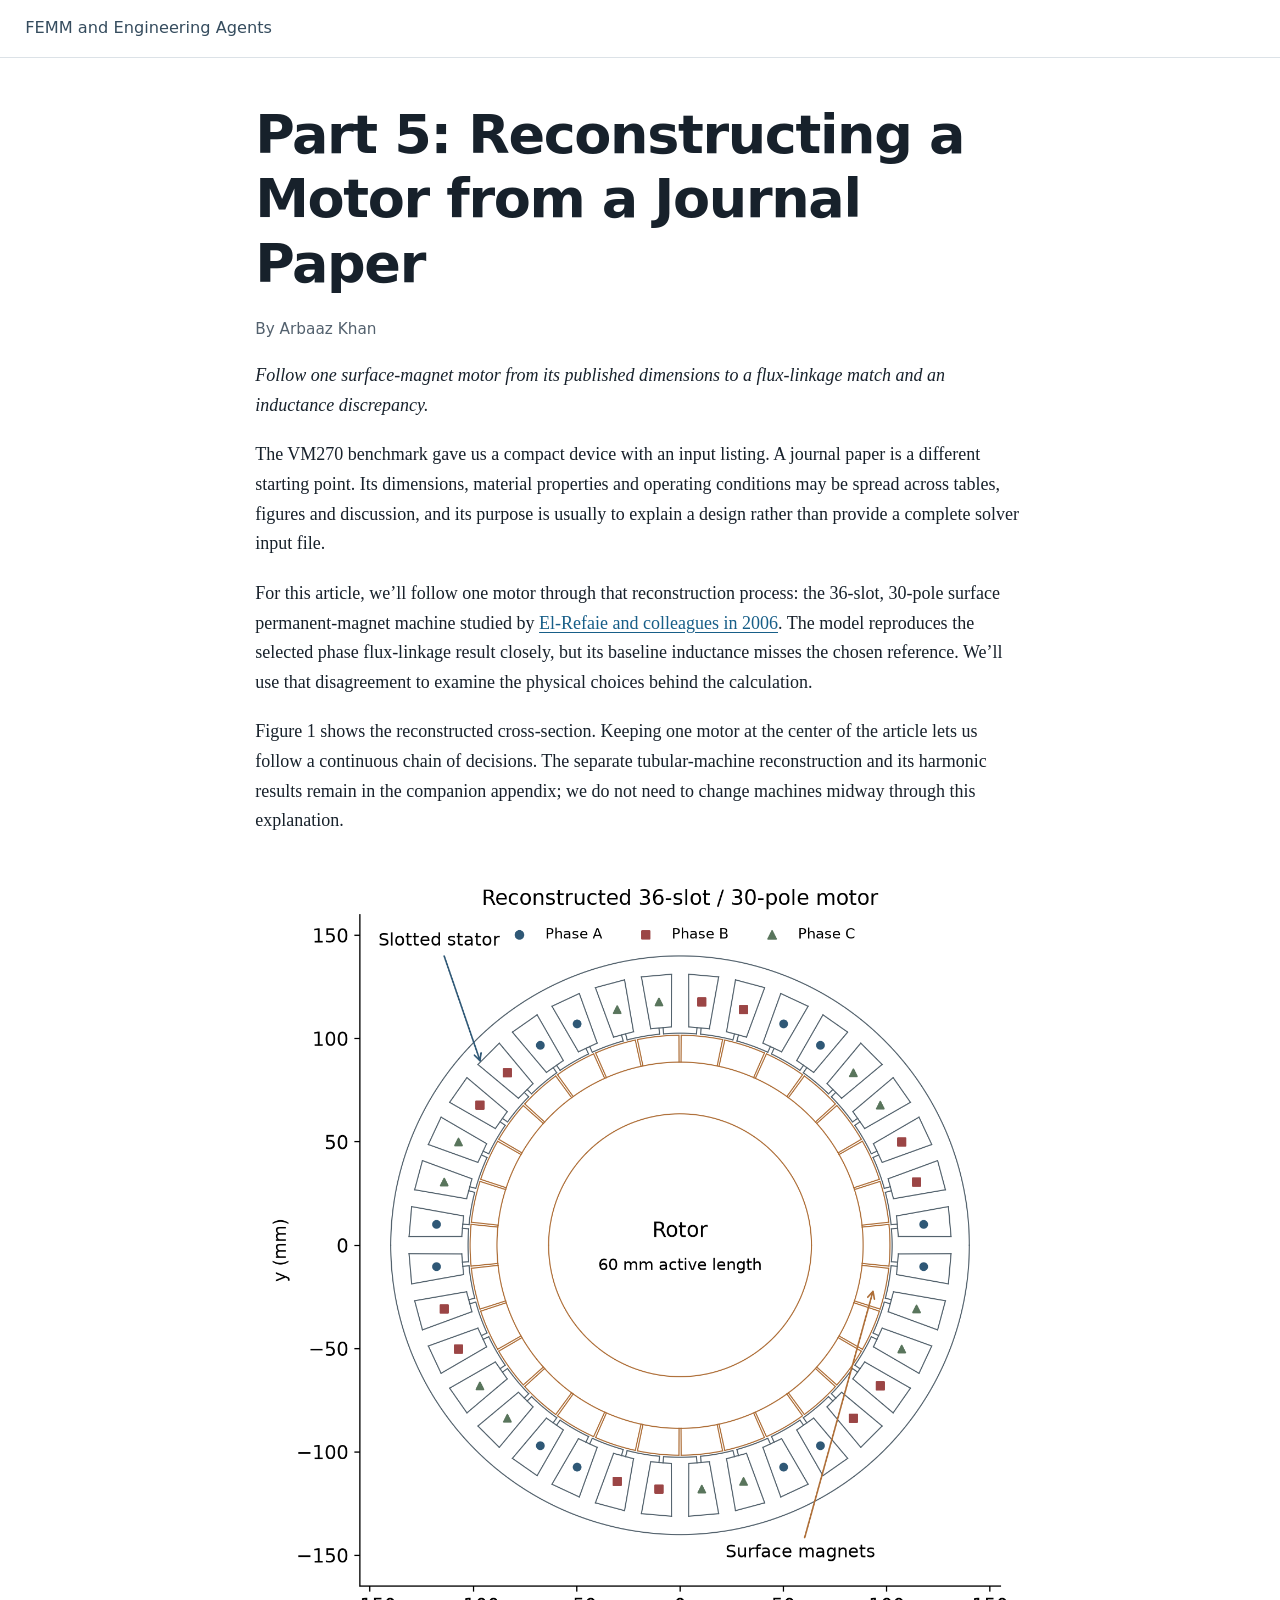
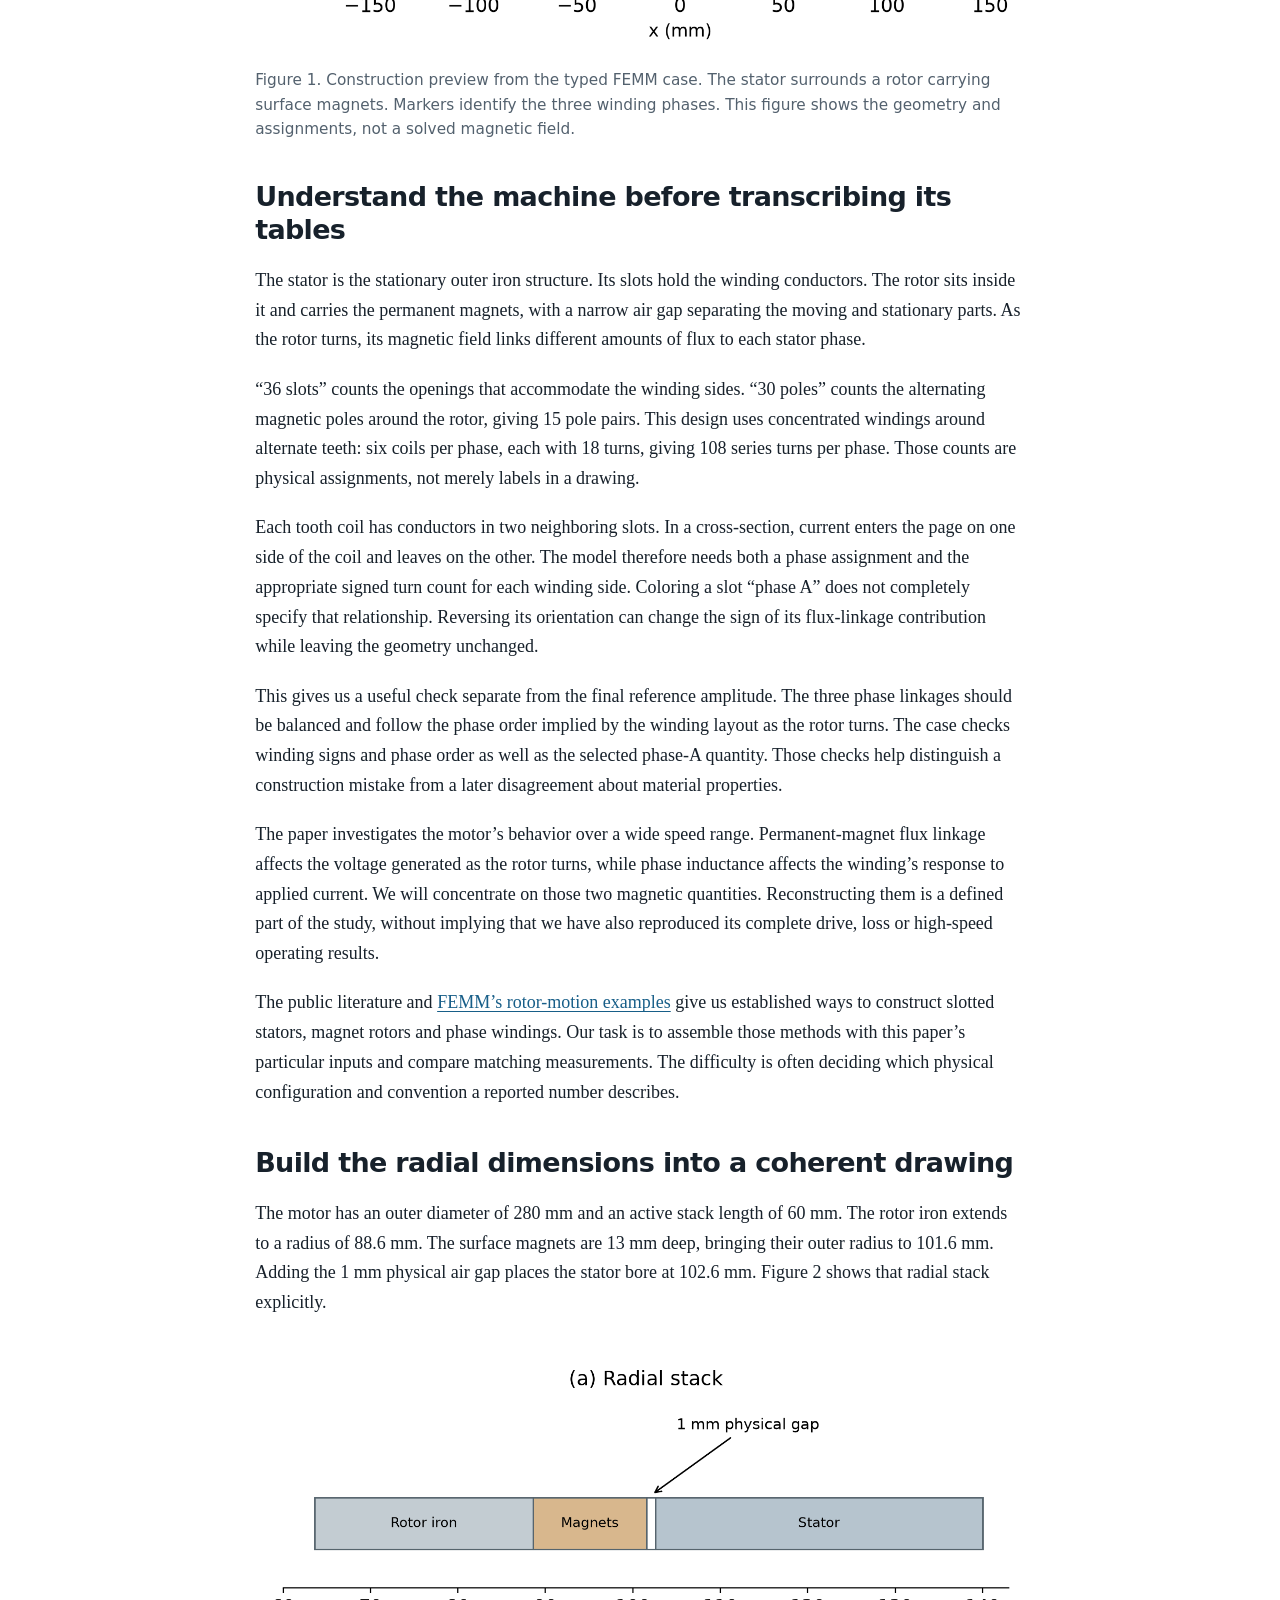
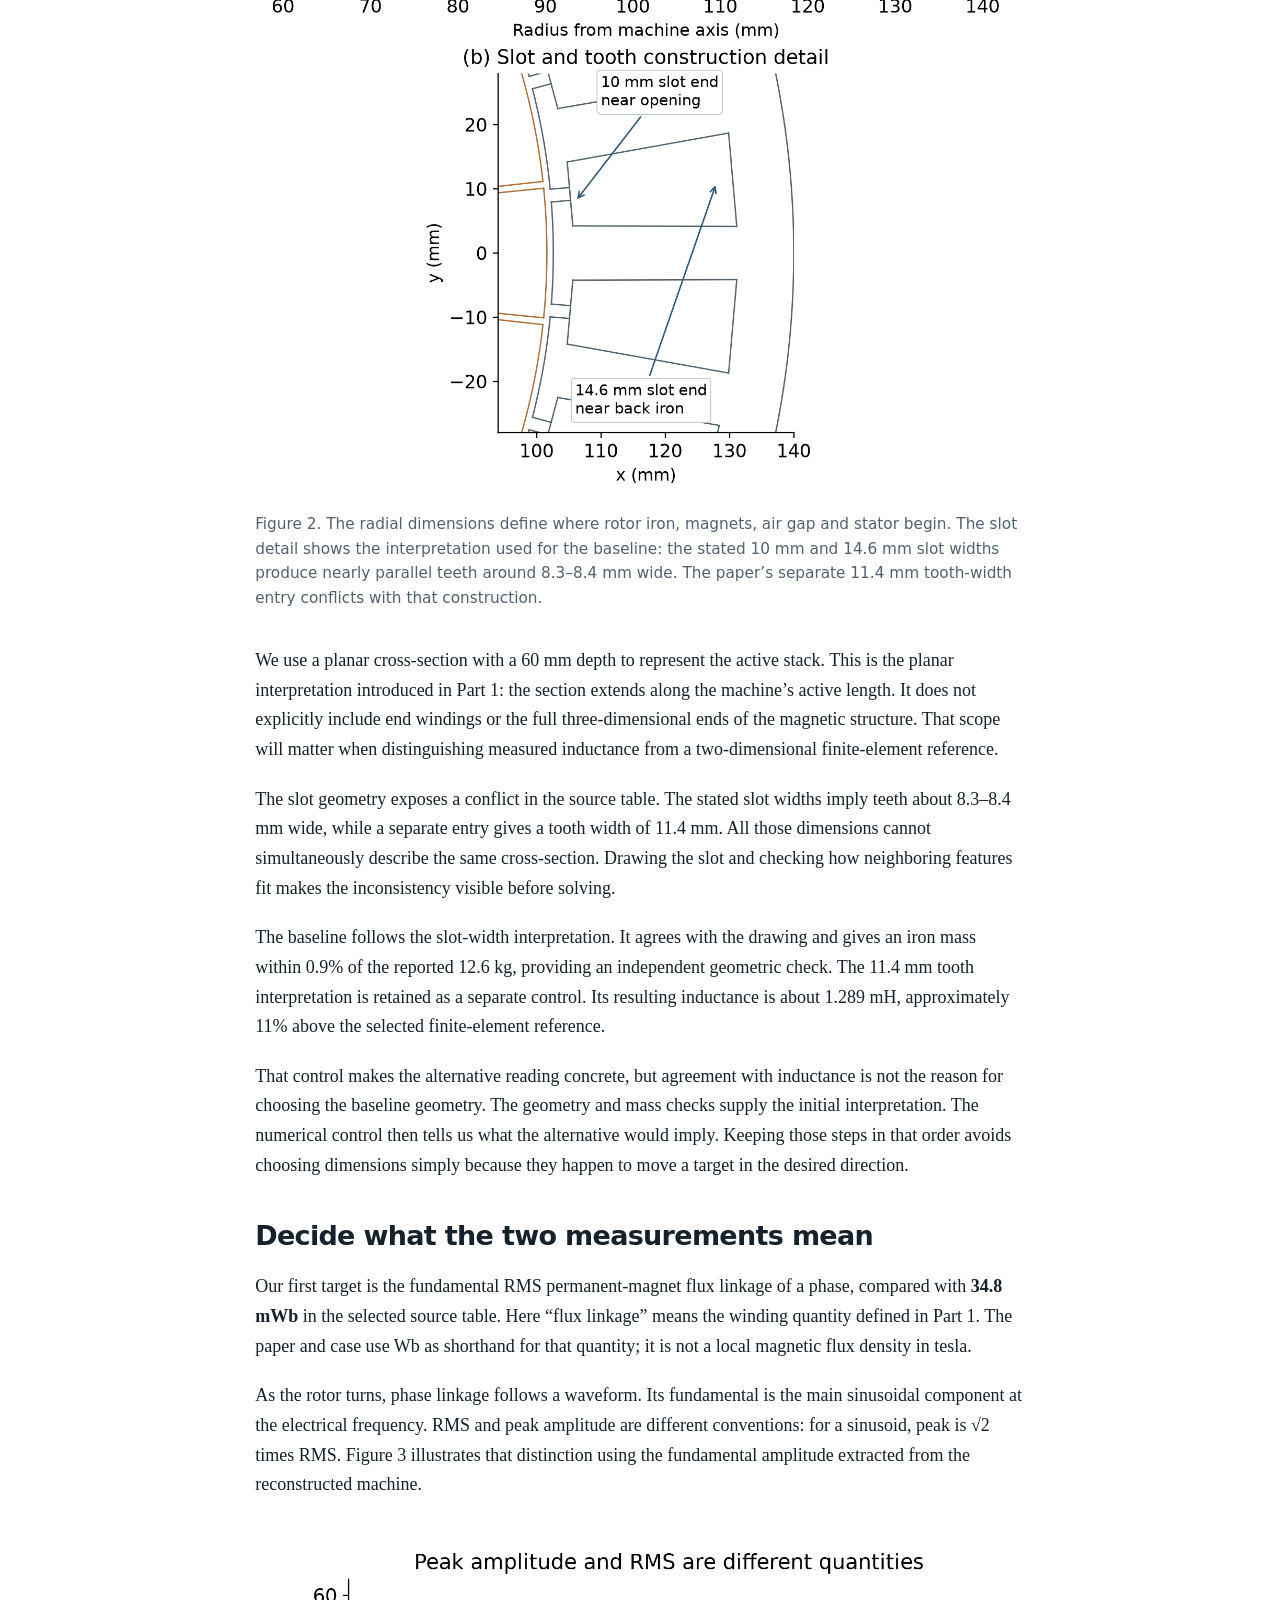
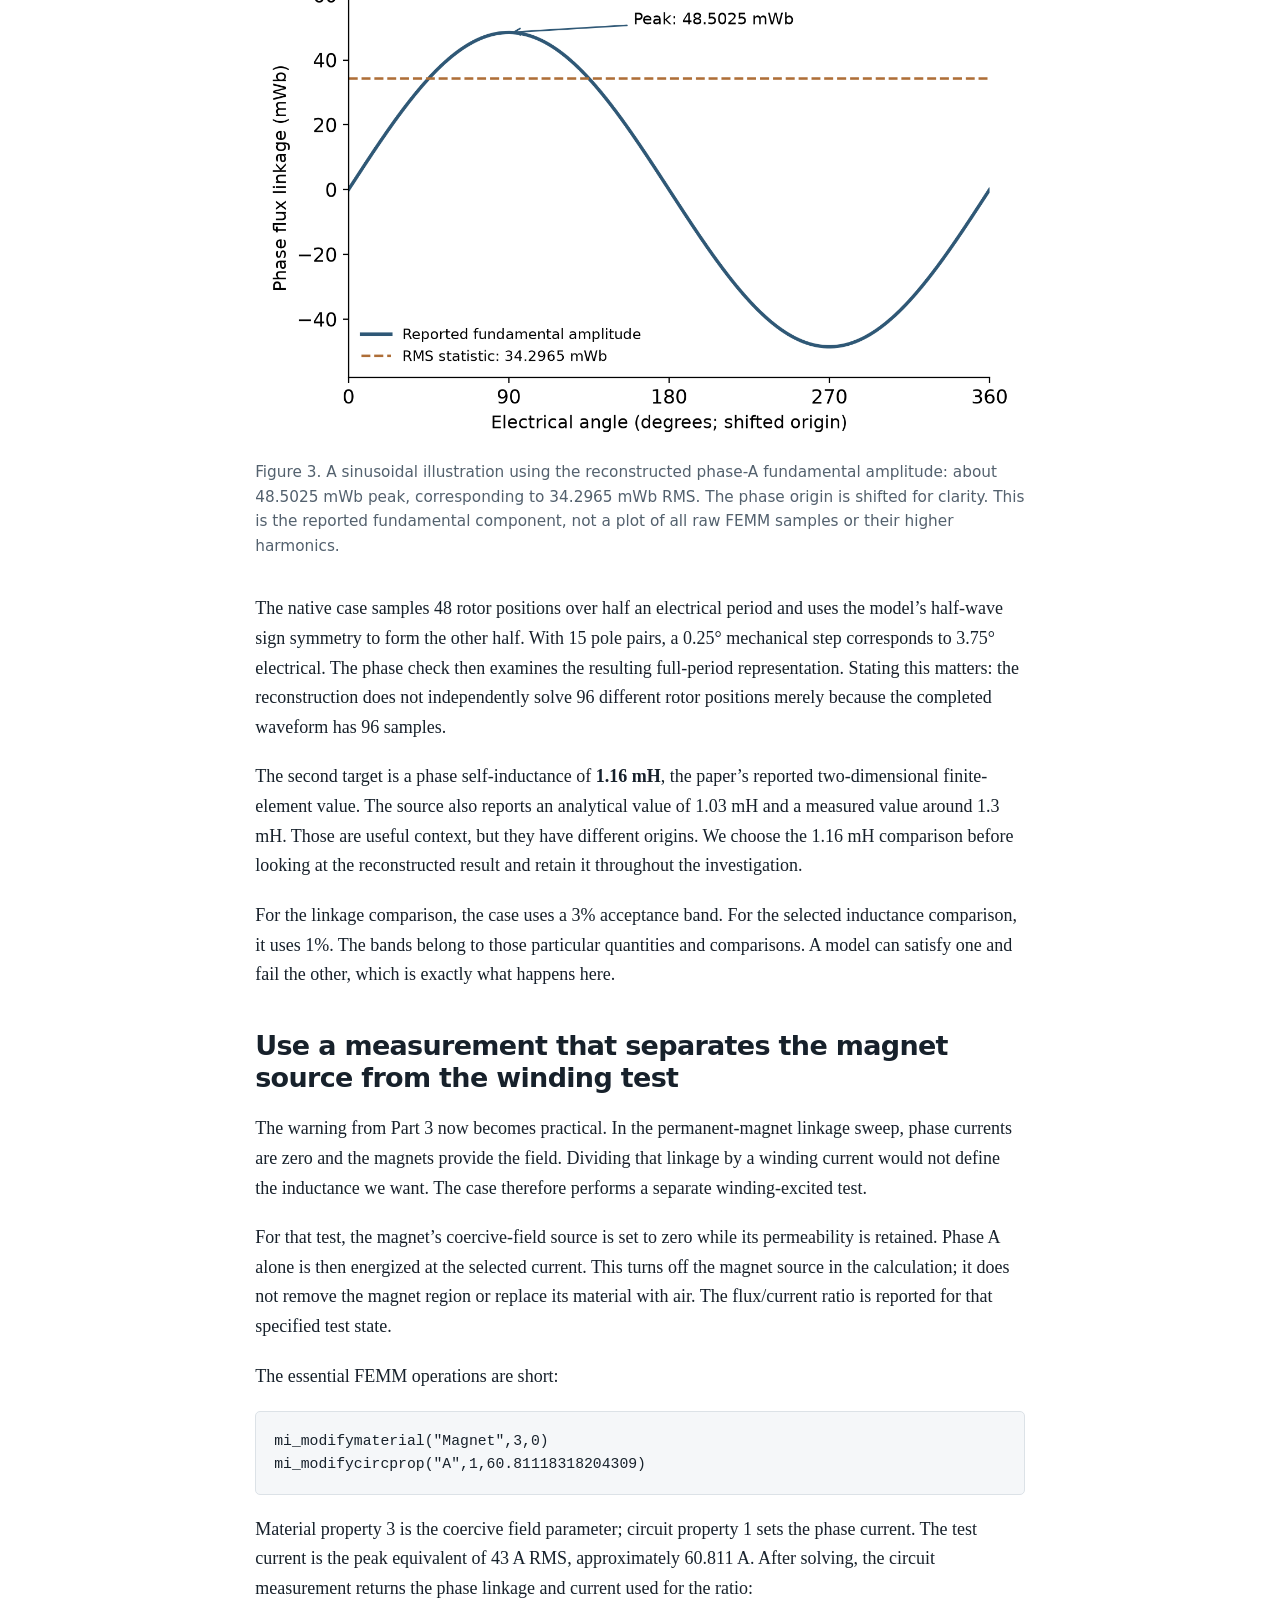
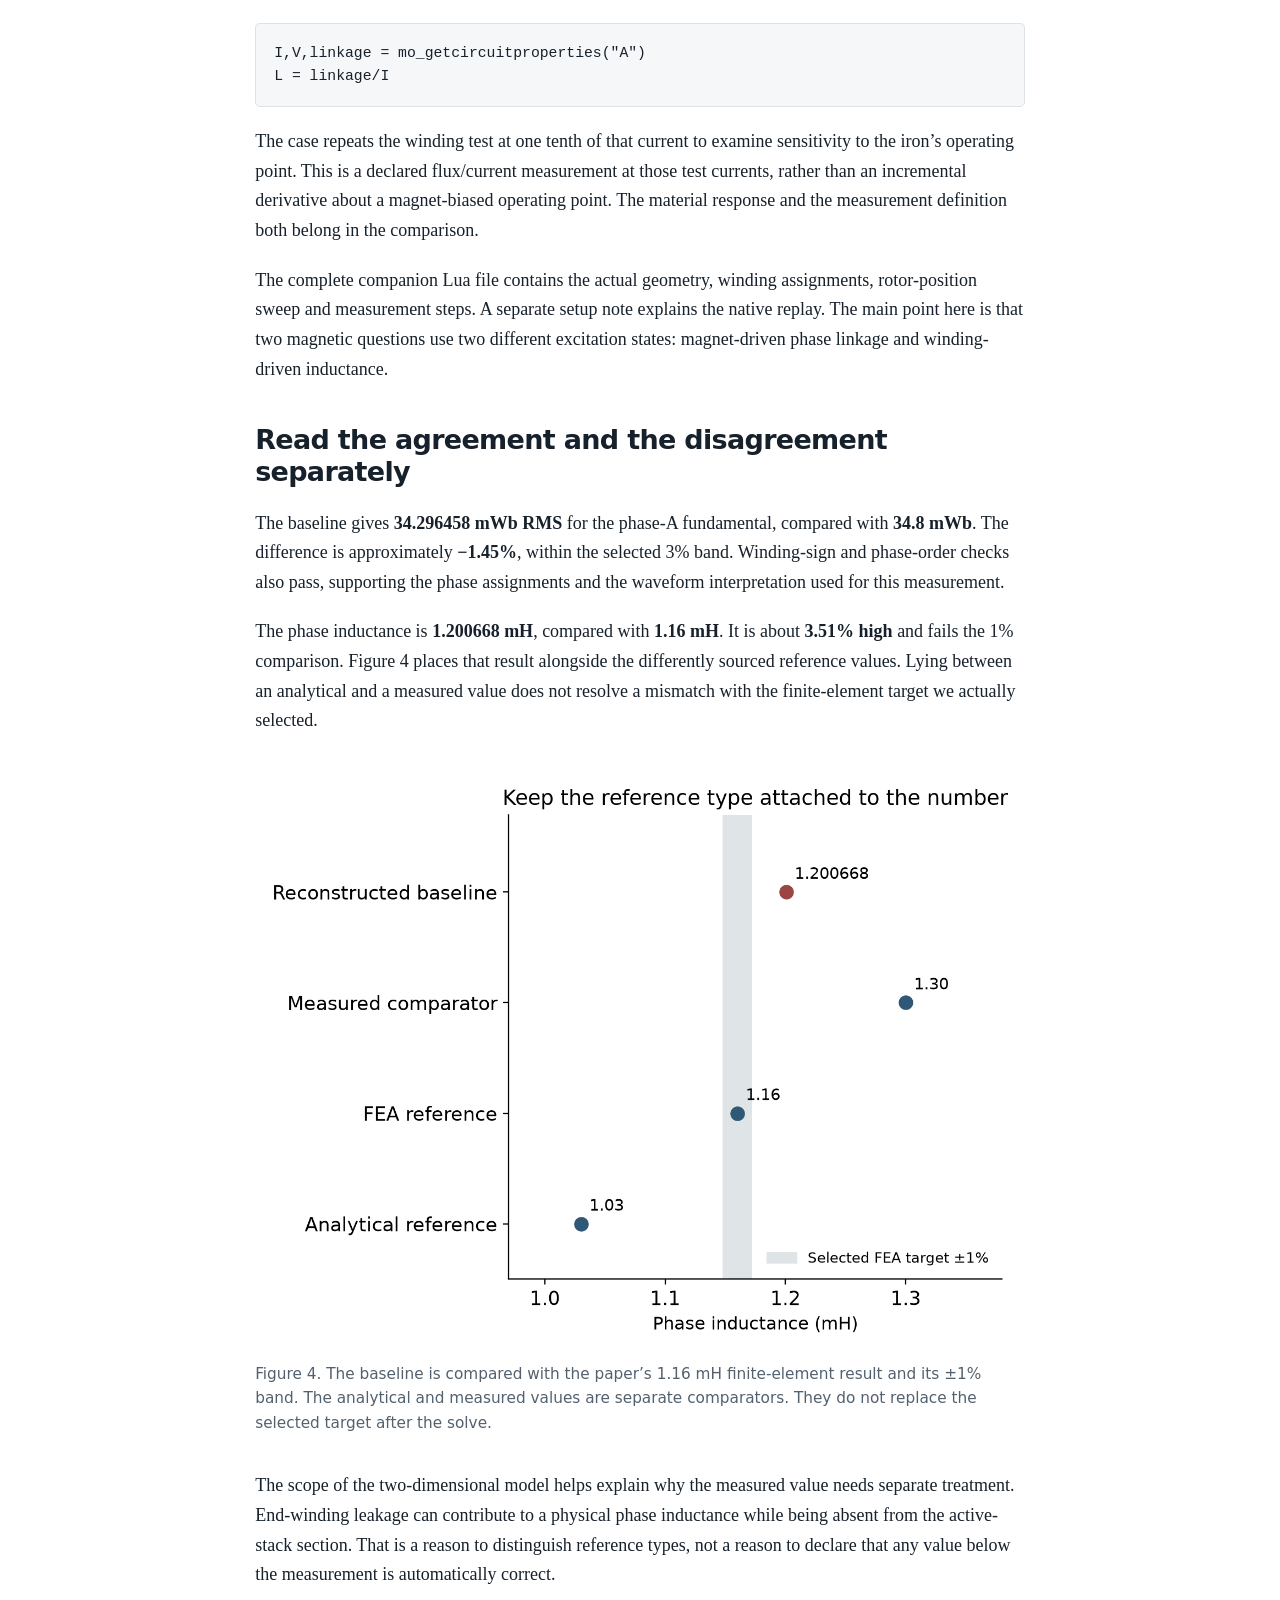
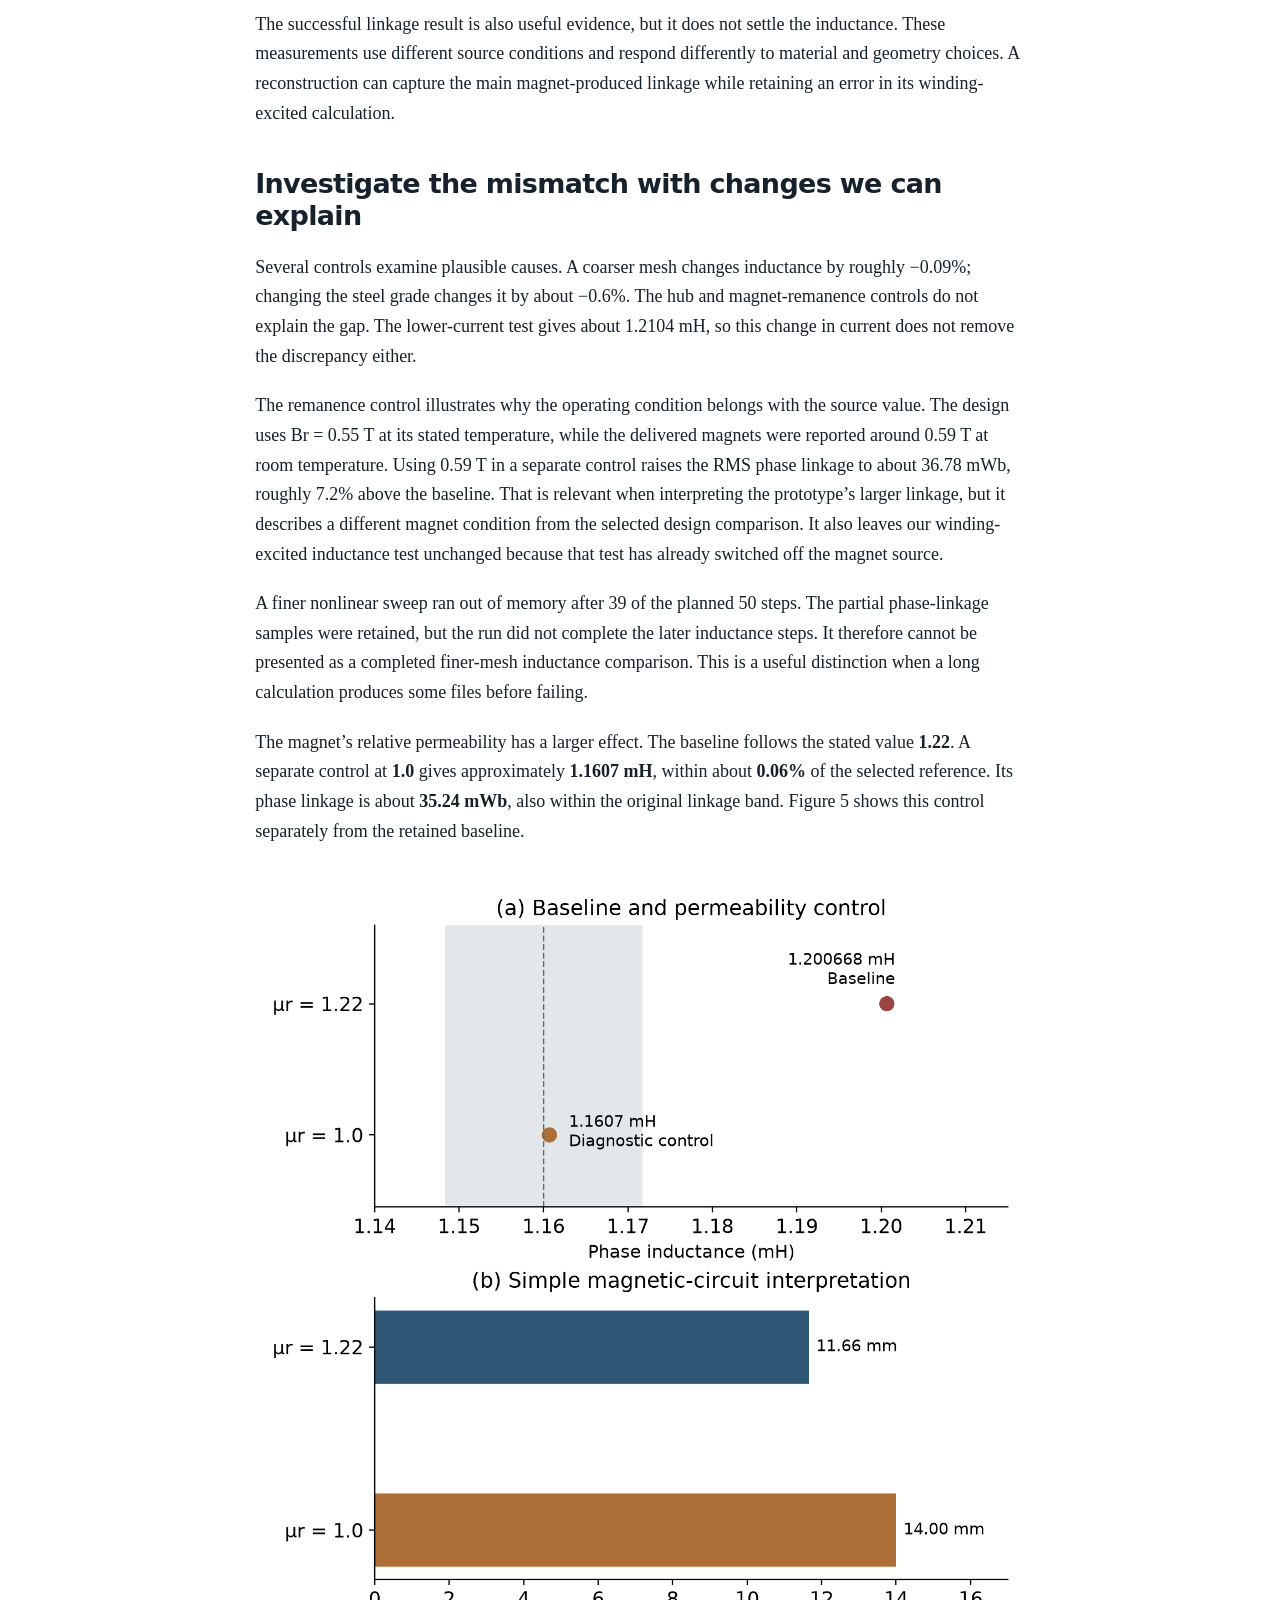
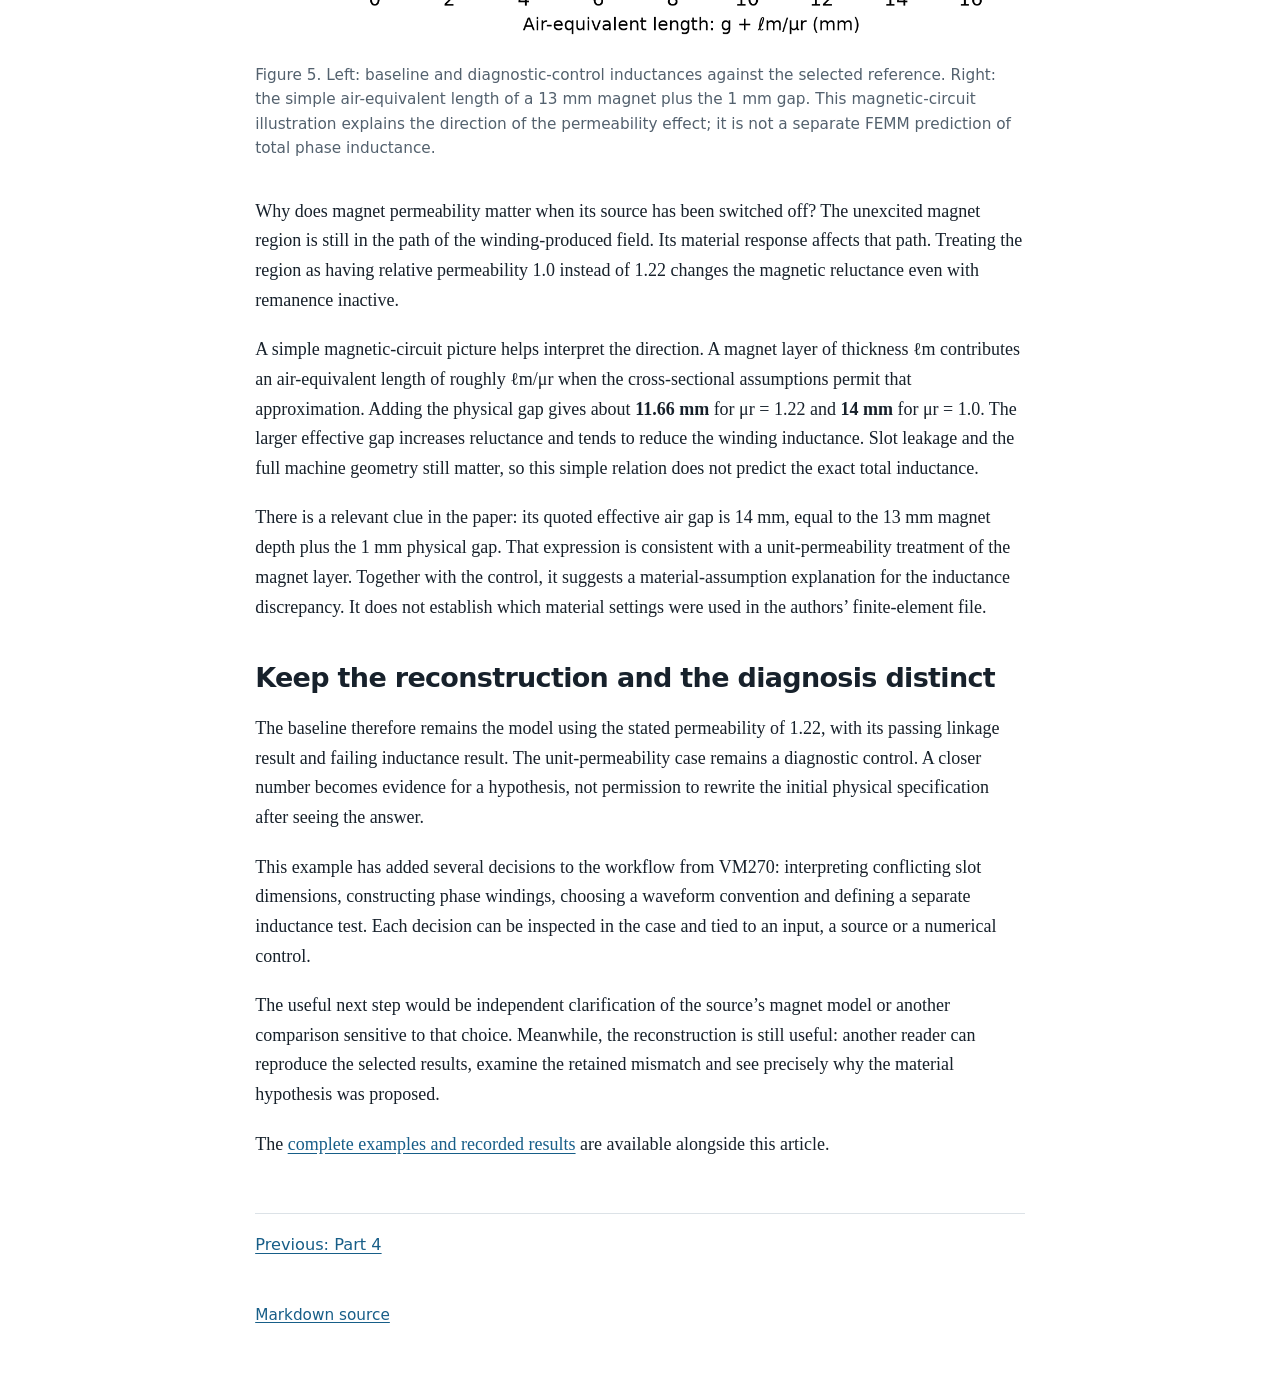
<file: part-5/index.html>
<!doctype html><html lang="en"><head><meta charset="utf-8"><meta name="viewport" content="width=device-width,initial-scale=1"><title>Part 5: Reconstructing a Motor from a Journal Paper</title><meta name="description" content="Follow one surface-magnet motor from its published dimensions to a flux-linkage match and an inductance discrepancy."><link rel="stylesheet" href="../assets/site.css"></head><body><header class="site-bar"><a href="../index.html">FEMM and Engineering Agents</a></header><main><article><h1>Part 5: Reconstructing a Motor from a Journal Paper</h1><p class="byline">By Arbaaz Khan</p><p><em>Follow one surface-magnet motor from its published dimensions to a flux-linkage match and an inductance discrepancy.</em></p>
<p>The VM270 benchmark gave us a compact device with an input listing. A journal paper is a different starting point. Its dimensions, material properties and operating conditions may be spread across tables, figures and discussion, and its purpose is usually to explain a design rather than provide a complete solver input file.</p>
<p>For this article, we’ll follow one motor through that reconstruction process: the 36-slot, 30-pole surface permanent-magnet machine studied by <a href="https://doi.org/10.1109/TIA.2006.870043">El-Refaie and colleagues in 2006</a>. The model reproduces the selected phase flux-linkage result closely, but its baseline inductance misses the chosen reference. We’ll use that disagreement to examine the physical choices behind the calculation.</p>
<p>Figure 1 shows the reconstructed cross-section. Keeping one motor at the center of the article lets us follow a continuous chain of decisions. The separate tubular-machine reconstruction and its harmonic results remain in the companion appendix; we do not need to change machines midway through this explanation.</p>
<figure><img src="../assets/images/part-5/p5-figure-1-motor.png" alt="The reconstructed 36-slot, 30-pole surface-magnet motor"><figcaption>Figure 1. Construction preview from the typed FEMM case. The stator surrounds a rotor carrying surface magnets. Markers identify the three winding phases. This figure shows the geometry and assignments, not a solved magnetic field.</figcaption></figure>
<h2>Understand the machine before transcribing its tables</h2>
<p>The stator is the stationary outer iron structure. Its slots hold the winding conductors. The rotor sits inside it and carries the permanent magnets, with a narrow air gap separating the moving and stationary parts. As the rotor turns, its magnetic field links different amounts of flux to each stator phase.</p>
<p>“36 slots” counts the openings that accommodate the winding sides. “30 poles” counts the alternating magnetic poles around the rotor, giving 15 pole pairs. This design uses concentrated windings around alternate teeth: six coils per phase, each with 18 turns, giving 108 series turns per phase. Those counts are physical assignments, not merely labels in a drawing.</p>
<p>Each tooth coil has conductors in two neighboring slots. In a cross-section, current enters the page on one side of the coil and leaves on the other. The model therefore needs both a phase assignment and the appropriate signed turn count for each winding side. Coloring a slot “phase A” does not completely specify that relationship. Reversing its orientation can change the sign of its flux-linkage contribution while leaving the geometry unchanged.</p>
<p>This gives us a useful check separate from the final reference amplitude. The three phase linkages should be balanced and follow the phase order implied by the winding layout as the rotor turns. The case checks winding signs and phase order as well as the selected phase-A quantity. Those checks help distinguish a construction mistake from a later disagreement about material properties.</p>
<p>The paper investigates the motor’s behavior over a wide speed range. Permanent-magnet flux linkage affects the voltage generated as the rotor turns, while phase inductance affects the winding’s response to applied current. We will concentrate on those two magnetic quantities. Reconstructing them is a defined part of the study, without implying that we have also reproduced its complete drive, loss or high-speed operating results.</p>
<p>The public literature and <a href="https://femm.info/doku/doku.php?id=rotormotion">FEMM’s rotor-motion examples</a> give us established ways to construct slotted stators, magnet rotors and phase windings. Our task is to assemble those methods with this paper’s particular inputs and compare matching measurements. The difficulty is often deciding which physical configuration and convention a reported number describes.</p>
<h2>Build the radial dimensions into a coherent drawing</h2>
<p>The motor has an outer diameter of 280 mm and an active stack length of 60 mm. The rotor iron extends to a radius of 88.6 mm. The surface magnets are 13 mm deep, bringing their outer radius to 101.6 mm. Adding the 1 mm physical air gap places the stator bore at 102.6 mm. Figure 2 shows that radial stack explicitly.</p>
<figure><img src="../assets/images/part-5/p5-figure-2-dimensions.png" alt="Motor radial dimensions and slot-width interpretation"><figcaption>Figure 2. The radial dimensions define where rotor iron, magnets, air gap and stator begin. The slot detail shows the interpretation used for the baseline: the stated 10 mm and 14.6 mm slot widths produce nearly parallel teeth around 8.3–8.4 mm wide. The paper’s separate 11.4 mm tooth-width entry conflicts with that construction.</figcaption></figure>
<p>We use a planar cross-section with a 60 mm depth to represent the active stack. This is the planar interpretation introduced in Part 1: the section extends along the machine’s active length. It does not explicitly include end windings or the full three-dimensional ends of the magnetic structure. That scope will matter when distinguishing measured inductance from a two-dimensional finite-element reference.</p>
<p>The slot geometry exposes a conflict in the source table. The stated slot widths imply teeth about 8.3–8.4 mm wide, while a separate entry gives a tooth width of 11.4 mm. All those dimensions cannot simultaneously describe the same cross-section. Drawing the slot and checking how neighboring features fit makes the inconsistency visible before solving.</p>
<p>The baseline follows the slot-width interpretation. It agrees with the drawing and gives an iron mass within 0.9% of the reported 12.6 kg, providing an independent geometric check. The 11.4 mm tooth interpretation is retained as a separate control. Its resulting inductance is about 1.289 mH, approximately 11% above the selected finite-element reference.</p>
<p>That control makes the alternative reading concrete, but agreement with inductance is not the reason for choosing the baseline geometry. The geometry and mass checks supply the initial interpretation. The numerical control then tells us what the alternative would imply. Keeping those steps in that order avoids choosing dimensions simply because they happen to move a target in the desired direction.</p>
<h2>Decide what the two measurements mean</h2>
<p>Our first target is the fundamental RMS permanent-magnet flux linkage of a phase, compared with <strong>34.8 mWb</strong> in the selected source table. Here “flux linkage” means the winding quantity defined in Part 1. The paper and case use Wb as shorthand for that quantity; it is not a local magnetic flux density in tesla.</p>
<p>As the rotor turns, phase linkage follows a waveform. Its fundamental is the main sinusoidal component at the electrical frequency. RMS and peak amplitude are different conventions: for a sinusoid, peak is √2 times RMS. Figure 3 illustrates that distinction using the fundamental amplitude extracted from the reconstructed machine.</p>
<figure><img src="../assets/images/part-5/p5-figure-3-linkage.png" alt="Fundamental phase linkage and the peak-to-RMS relationship"><figcaption>Figure 3. A sinusoidal illustration using the reconstructed phase-A fundamental amplitude: about 48.5025 mWb peak, corresponding to 34.2965 mWb RMS. The phase origin is shifted for clarity. This is the reported fundamental component, not a plot of all raw FEMM samples or their higher harmonics.</figcaption></figure>
<p>The native case samples 48 rotor positions over half an electrical period and uses the model’s half-wave sign symmetry to form the other half. With 15 pole pairs, a 0.25° mechanical step corresponds to 3.75° electrical. The phase check then examines the resulting full-period representation. Stating this matters: the reconstruction does not independently solve 96 different rotor positions merely because the completed waveform has 96 samples.</p>
<p>The second target is a phase self-inductance of <strong>1.16 mH</strong>, the paper’s reported two-dimensional finite-element value. The source also reports an analytical value of 1.03 mH and a measured value around 1.3 mH. Those are useful context, but they have different origins. We choose the 1.16 mH comparison before looking at the reconstructed result and retain it throughout the investigation.</p>
<p>For the linkage comparison, the case uses a 3% acceptance band. For the selected inductance comparison, it uses 1%. The bands belong to those particular quantities and comparisons. A model can satisfy one and fail the other, which is exactly what happens here.</p>
<h2>Use a measurement that separates the magnet source from the winding test</h2>
<p>The warning from Part 3 now becomes practical. In the permanent-magnet linkage sweep, phase currents are zero and the magnets provide the field. Dividing that linkage by a winding current would not define the inductance we want. The case therefore performs a separate winding-excited test.</p>
<p>For that test, the magnet’s coercive-field source is set to zero while its permeability is retained. Phase A alone is then energized at the selected current. This turns off the magnet source in the calculation; it does not remove the magnet region or replace its material with air. The flux/current ratio is reported for that specified test state.</p>
<p>The essential FEMM operations are short:</p>
<pre data-code-block-mode="1" data-code-block-lang="lua"><code class="language-lua">mi_modifymaterial(&quot;Magnet&quot;,3,0)
mi_modifycircprop(&quot;A&quot;,1,60.81118318204309)</code></pre>
<p>Material property 3 is the coercive field parameter; circuit property 1 sets the phase current. The test current is the peak equivalent of 43 A RMS, approximately 60.811 A. After solving, the circuit measurement returns the phase linkage and current used for the ratio:</p>
<pre data-code-block-mode="1" data-code-block-lang="lua"><code class="language-lua">I,V,linkage = mo_getcircuitproperties(&quot;A&quot;)
L = linkage/I</code></pre>
<p>The case repeats the winding test at one tenth of that current to examine sensitivity to the iron’s operating point. This is a declared flux/current measurement at those test currents, rather than an incremental derivative about a magnet-biased operating point. The material response and the measurement definition both belong in the comparison.</p>
<p>The complete companion Lua file contains the actual geometry, winding assignments, rotor-position sweep and measurement steps. A separate setup note explains the native replay. The main point here is that two magnetic questions use two different excitation states: magnet-driven phase linkage and winding-driven inductance.</p>
<h2>Read the agreement and the disagreement separately</h2>
<p>The baseline gives <strong>34.296458 mWb RMS</strong> for the phase-A fundamental, compared with <strong>34.8 mWb</strong>. The difference is approximately <strong>−1.45%</strong>, within the selected 3% band. Winding-sign and phase-order checks also pass, supporting the phase assignments and the waveform interpretation used for this measurement.</p>
<p>The phase inductance is <strong>1.200668 mH</strong>, compared with <strong>1.16 mH</strong>. It is about <strong>3.51% high</strong> and fails the 1% comparison. Figure 4 places that result alongside the differently sourced reference values. Lying between an analytical and a measured value does not resolve a mismatch with the finite-element target we actually selected.</p>
<figure><img src="../assets/images/part-5/p5-figure-4-inductance.png" alt="The inductance baseline and the different reference quantities"><figcaption>Figure 4. The baseline is compared with the paper’s 1.16 mH finite-element result and its ±1% band. The analytical and measured values are separate comparators. They do not replace the selected target after the solve.</figcaption></figure>
<p>The scope of the two-dimensional model helps explain why the measured value needs separate treatment. End-winding leakage can contribute to a physical phase inductance while being absent from the active-stack section. That is a reason to distinguish reference types, not a reason to declare that any value below the measurement is automatically correct.</p>
<p>The successful linkage result is also useful evidence, but it does not settle the inductance. These measurements use different source conditions and respond differently to material and geometry choices. A reconstruction can capture the main magnet-produced linkage while retaining an error in its winding-excited calculation.</p>
<h2>Investigate the mismatch with changes we can explain</h2>
<p>Several controls examine plausible causes. A coarser mesh changes inductance by roughly −0.09%; changing the steel grade changes it by about −0.6%. The hub and magnet-remanence controls do not explain the gap. The lower-current test gives about 1.2104 mH, so this change in current does not remove the discrepancy either.</p>
<p>The remanence control illustrates why the operating condition belongs with the source value. The design uses Br = 0.55 T at its stated temperature, while the delivered magnets were reported around 0.59 T at room temperature. Using 0.59 T in a separate control raises the RMS phase linkage to about 36.78 mWb, roughly 7.2% above the baseline. That is relevant when interpreting the prototype’s larger linkage, but it describes a different magnet condition from the selected design comparison. It also leaves our winding-excited inductance test unchanged because that test has already switched off the magnet source.</p>
<p>A finer nonlinear sweep ran out of memory after 39 of the planned 50 steps. The partial phase-linkage samples were retained, but the run did not complete the later inductance steps. It therefore cannot be presented as a completed finer-mesh inductance comparison. This is a useful distinction when a long calculation produces some files before failing.</p>
<p>The magnet’s relative permeability has a larger effect. The baseline follows the stated value <strong>1.22</strong>. A separate control at <strong>1.0</strong> gives approximately <strong>1.1607 mH</strong>, within about <strong>0.06%</strong> of the selected reference. Its phase linkage is about <strong>35.24 mWb</strong>, also within the original linkage band. Figure 5 shows this control separately from the retained baseline.</p>
<figure><img src="../assets/images/part-5/p5-figure-5-permeability.png" alt="Magnet-permeability control and the effective-gap interpretation"><figcaption>Figure 5. Left: baseline and diagnostic-control inductances against the selected reference. Right: the simple air-equivalent length of a 13 mm magnet plus the 1 mm gap. This magnetic-circuit illustration explains the direction of the permeability effect; it is not a separate FEMM prediction of total phase inductance.</figcaption></figure>
<p>Why does magnet permeability matter when its source has been switched off? The unexcited magnet region is still in the path of the winding-produced field. Its material response affects that path. Treating the region as having relative permeability 1.0 instead of 1.22 changes the magnetic reluctance even with remanence inactive.</p>
<p>A simple magnetic-circuit picture helps interpret the direction. A magnet layer of thickness ℓm contributes an air-equivalent length of roughly ℓm/μr when the cross-sectional assumptions permit that approximation. Adding the physical gap gives about <strong>11.66 mm</strong> for μr = 1.22 and <strong>14 mm</strong> for μr = 1.0. The larger effective gap increases reluctance and tends to reduce the winding inductance. Slot leakage and the full machine geometry still matter, so this simple relation does not predict the exact total inductance.</p>
<p>There is a relevant clue in the paper: its quoted effective air gap is 14 mm, equal to the 13 mm magnet depth plus the 1 mm physical gap. That expression is consistent with a unit-permeability treatment of the magnet layer. Together with the control, it suggests a material-assumption explanation for the inductance discrepancy. It does not establish which material settings were used in the authors’ finite-element file.</p>
<h2>Keep the reconstruction and the diagnosis distinct</h2>
<p>The baseline therefore remains the model using the stated permeability of 1.22, with its passing linkage result and failing inductance result. The unit-permeability case remains a diagnostic control. A closer number becomes evidence for a hypothesis, not permission to rewrite the initial physical specification after seeing the answer.</p>
<p>This example has added several decisions to the workflow from VM270: interpreting conflicting slot dimensions, constructing phase windings, choosing a waveform convention and defining a separate inductance test. Each decision can be inspected in the case and tied to an input, a source or a numerical control.</p>
<p>The useful next step would be independent clarification of the source’s magnet model or another comparison sensitive to that choice. Meanwhile, the reconstruction is still useful: another reader can reproduce the selected results, examine the retained mismatch and see precisely why the material hypothesis was proposed.</p>
<p>The <a href="../examples/part-5/index.html">complete examples and recorded results</a> are available alongside this article.</p></article><nav class="series-nav" aria-label="Series"><a href="../part-4/index.html">Previous: Part 4</a></nav><footer><a href="index.md">Markdown source</a></footer></main></body></html>
</file>
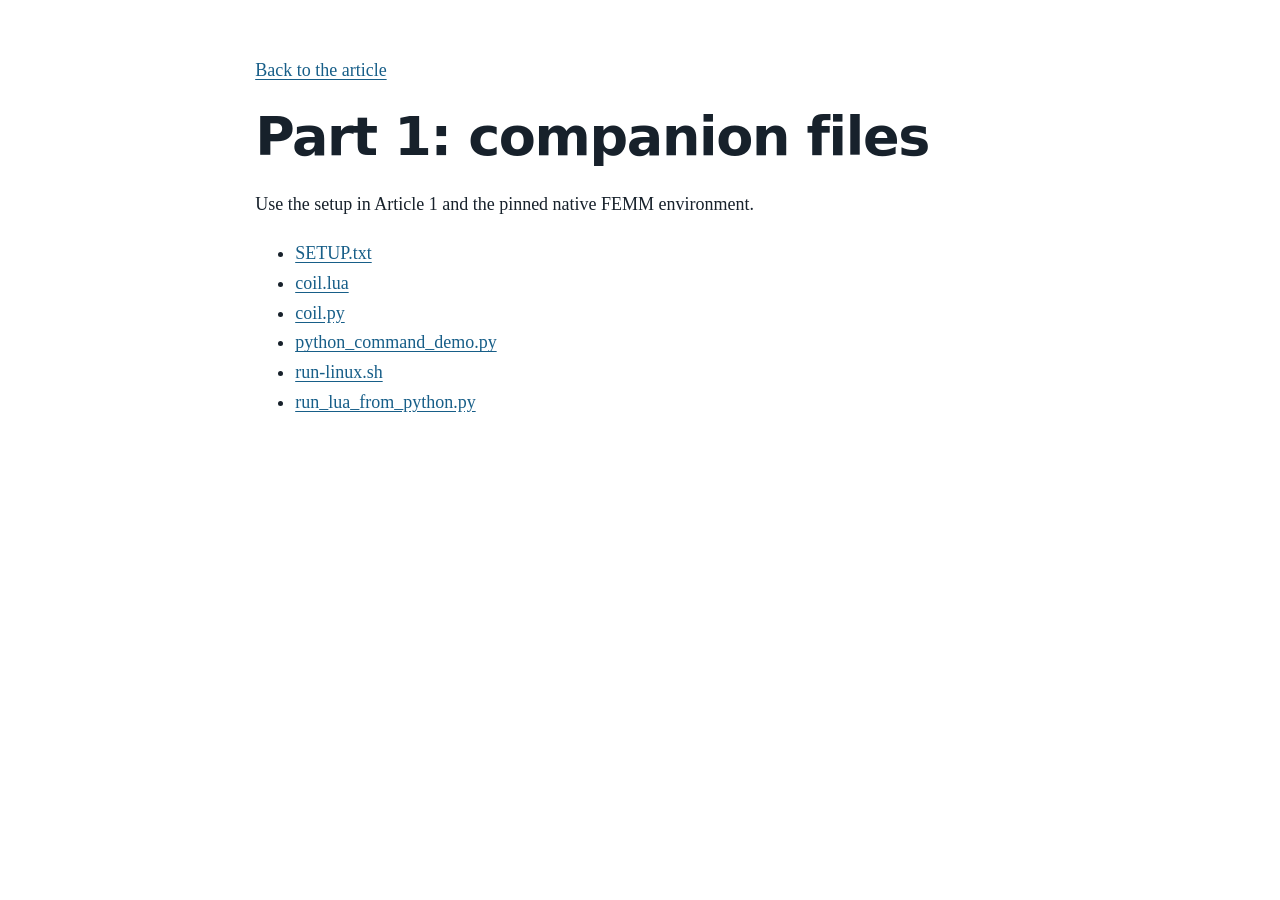
<file: examples/part-1/index.html>
<!doctype html><html lang="en"><head><meta charset="utf-8"><meta name="viewport" content="width=device-width,initial-scale=1"><title>Part 1 companion files</title><meta name="description" content=""><link rel="stylesheet" href="../../assets/site.css"></head><body><main><p><a href="../../part-1/index.html">Back to the article</a></p><h1>Part 1: companion files</h1><p>Use the setup in Article 1 and the pinned native FEMM environment.</p><ul><li><a href="SETUP.txt">SETUP.txt</a></li><li><a href="coil.lua">coil.lua</a></li><li><a href="coil.py">coil.py</a></li><li><a href="python_command_demo.py">python_command_demo.py</a></li><li><a href="run-linux.sh">run-linux.sh</a></li><li><a href="run_lua_from_python.py">run_lua_from_python.py</a></li></ul></main></body></html>
</file>
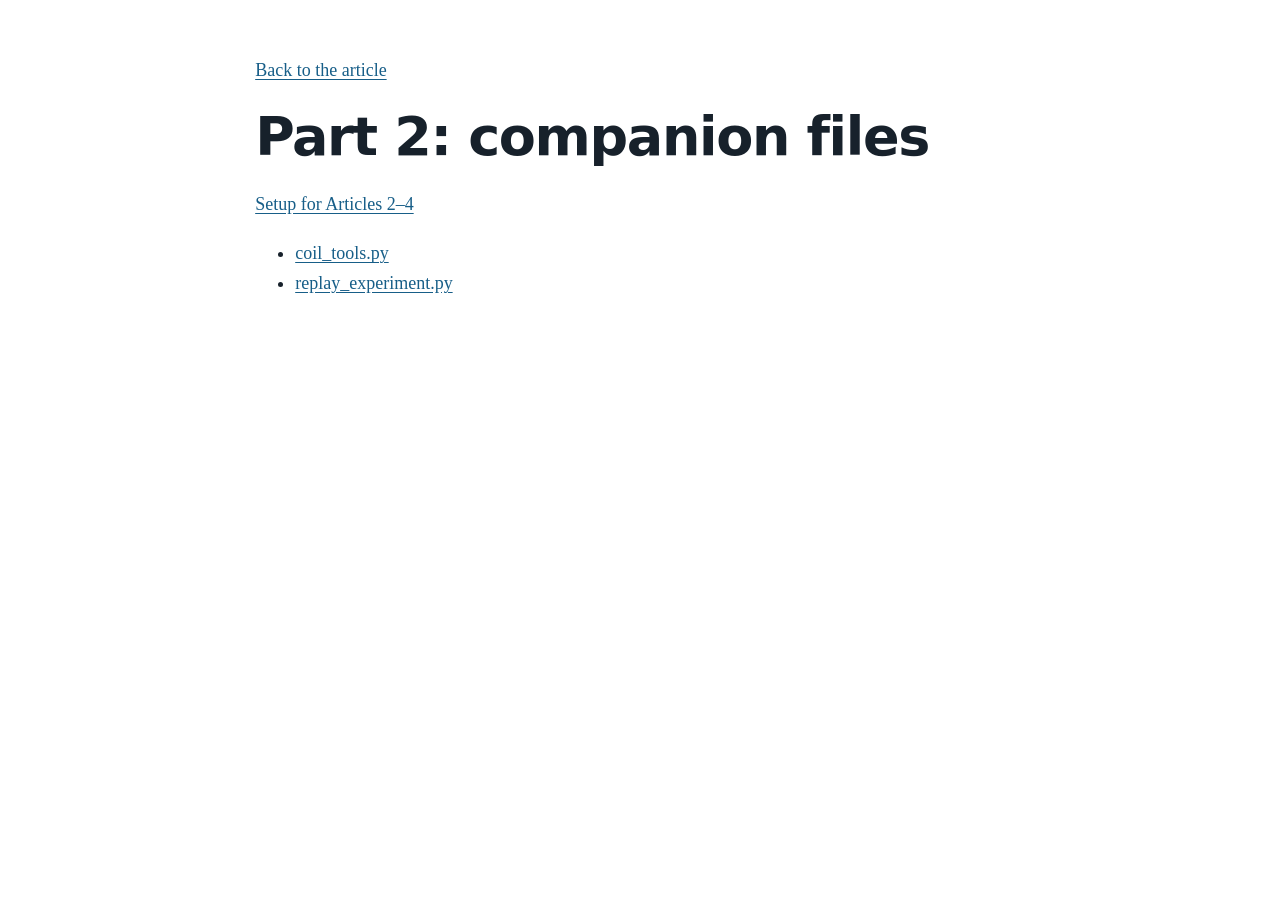
<file: examples/part-2/index.html>
<!doctype html><html lang="en"><head><meta charset="utf-8"><meta name="viewport" content="width=device-width,initial-scale=1"><title>Part 2 companion files</title><meta name="description" content=""><link rel="stylesheet" href="../../assets/site.css"></head><body><main><p><a href="../../part-2/index.html">Back to the article</a></p><h1>Part 2: companion files</h1><p><a href="../SETUP_Articles_2-4.txt">Setup for Articles 2–4</a></p><ul><li><a href="coil_tools.py">coil_tools.py</a></li><li><a href="replay_experiment.py">replay_experiment.py</a></li></ul></main></body></html>
</file>
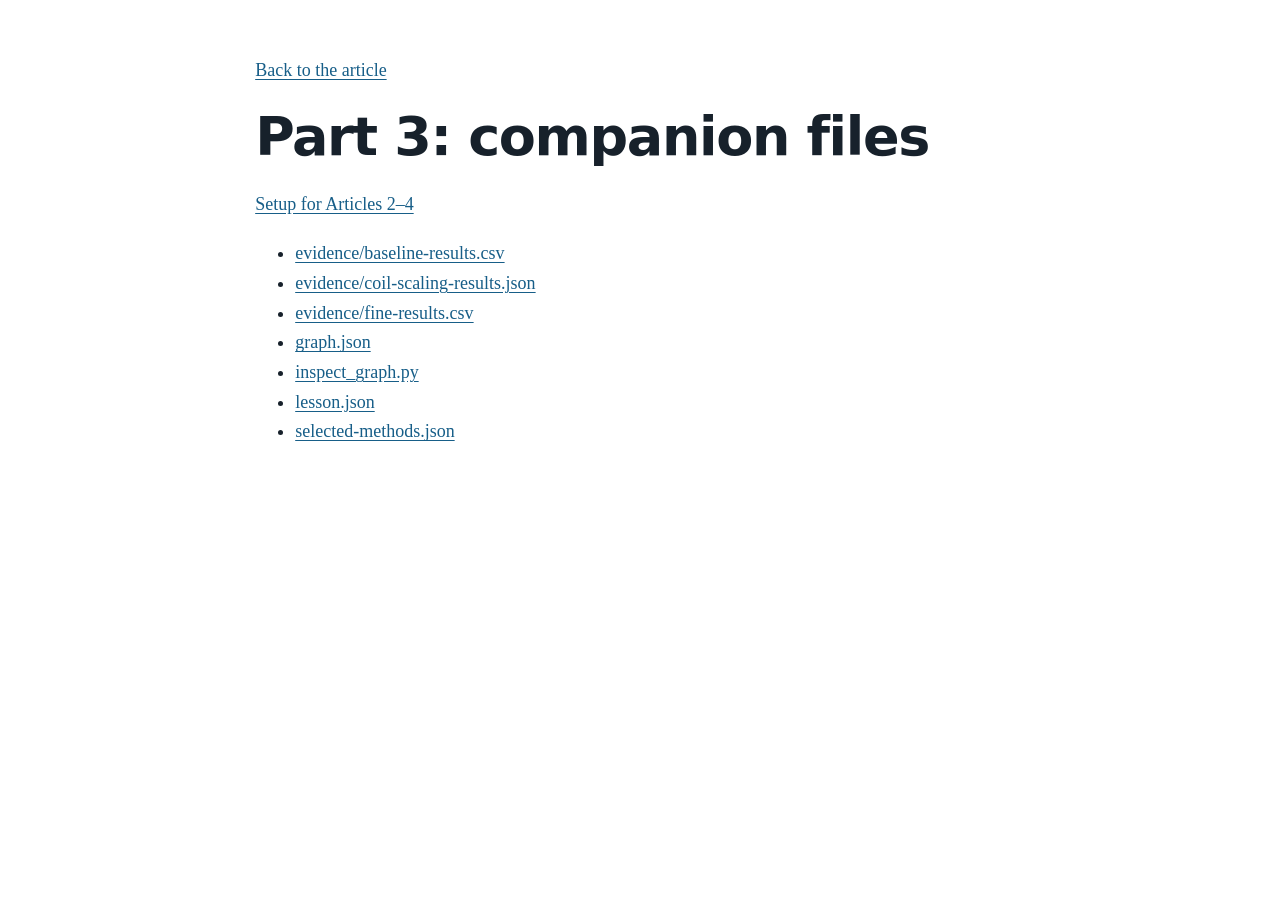
<file: examples/part-3/index.html>
<!doctype html><html lang="en"><head><meta charset="utf-8"><meta name="viewport" content="width=device-width,initial-scale=1"><title>Part 3 companion files</title><meta name="description" content=""><link rel="stylesheet" href="../../assets/site.css"></head><body><main><p><a href="../../part-3/index.html">Back to the article</a></p><h1>Part 3: companion files</h1><p><a href="../SETUP_Articles_2-4.txt">Setup for Articles 2–4</a></p><ul><li><a href="evidence/baseline-results.csv">evidence/baseline-results.csv</a></li><li><a href="evidence/coil-scaling-results.json">evidence/coil-scaling-results.json</a></li><li><a href="evidence/fine-results.csv">evidence/fine-results.csv</a></li><li><a href="graph.json">graph.json</a></li><li><a href="inspect_graph.py">inspect_graph.py</a></li><li><a href="lesson.json">lesson.json</a></li><li><a href="selected-methods.json">selected-methods.json</a></li></ul></main></body></html>
</file>
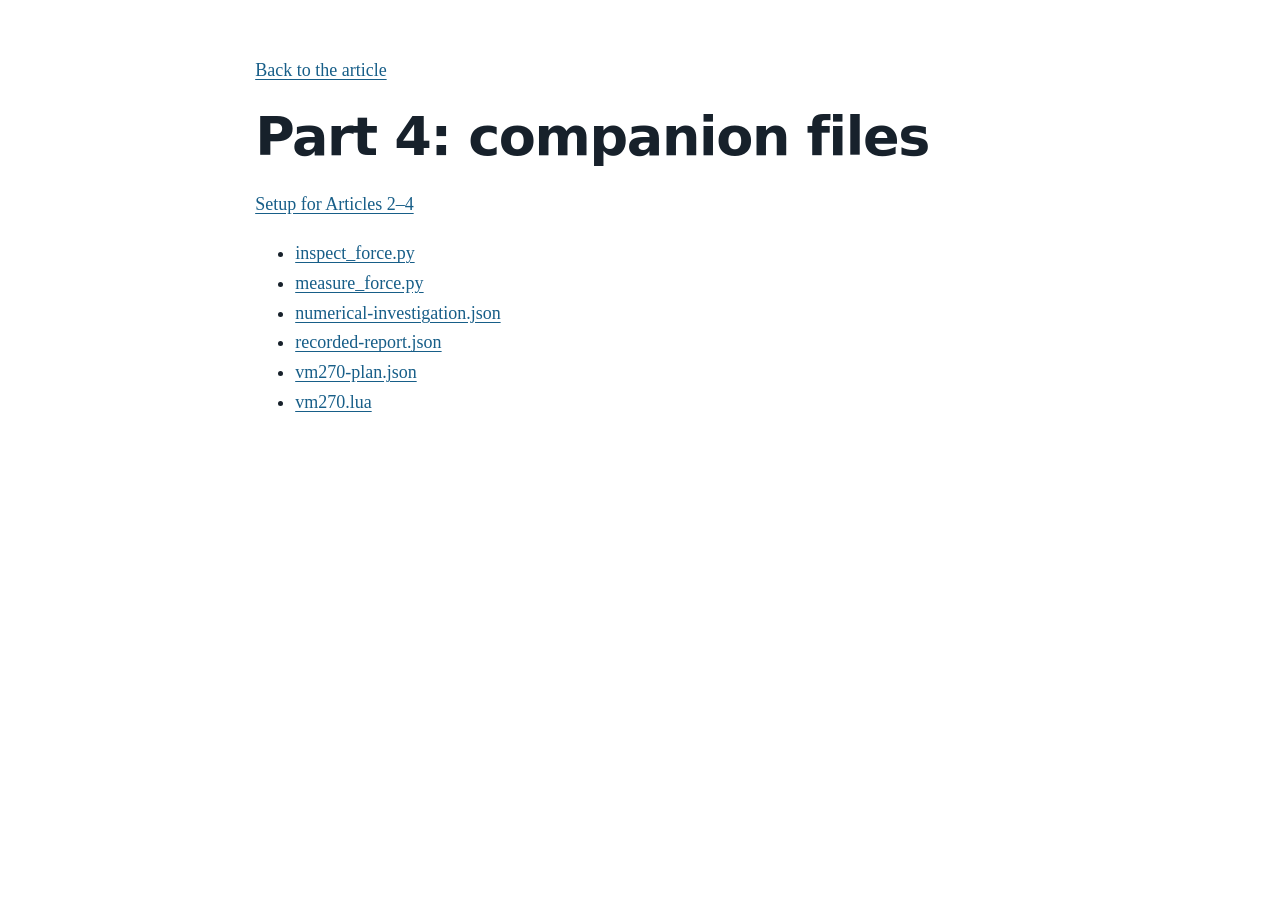
<file: examples/part-4/index.html>
<!doctype html><html lang="en"><head><meta charset="utf-8"><meta name="viewport" content="width=device-width,initial-scale=1"><title>Part 4 companion files</title><meta name="description" content=""><link rel="stylesheet" href="../../assets/site.css"></head><body><main><p><a href="../../part-4/index.html">Back to the article</a></p><h1>Part 4: companion files</h1><p><a href="../SETUP_Articles_2-4.txt">Setup for Articles 2–4</a></p><ul><li><a href="inspect_force.py">inspect_force.py</a></li><li><a href="measure_force.py">measure_force.py</a></li><li><a href="numerical-investigation.json">numerical-investigation.json</a></li><li><a href="recorded-report.json">recorded-report.json</a></li><li><a href="vm270-plan.json">vm270-plan.json</a></li><li><a href="vm270.lua">vm270.lua</a></li></ul></main></body></html>
</file>
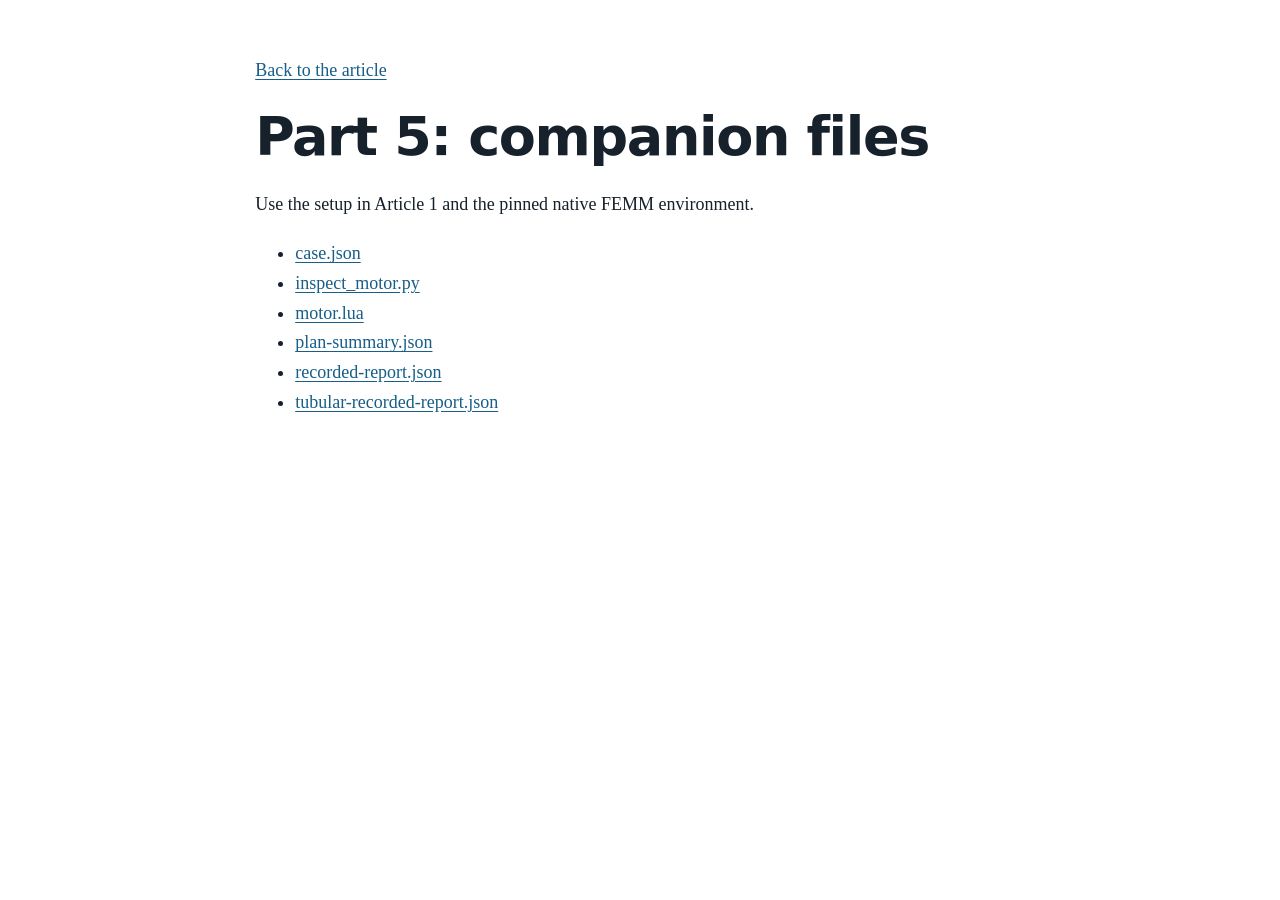
<file: examples/part-5/index.html>
<!doctype html><html lang="en"><head><meta charset="utf-8"><meta name="viewport" content="width=device-width,initial-scale=1"><title>Part 5 companion files</title><meta name="description" content=""><link rel="stylesheet" href="../../assets/site.css"></head><body><main><p><a href="../../part-5/index.html">Back to the article</a></p><h1>Part 5: companion files</h1><p>Use the setup in Article 1 and the pinned native FEMM environment.</p><ul><li><a href="case.json">case.json</a></li><li><a href="inspect_motor.py">inspect_motor.py</a></li><li><a href="motor.lua">motor.lua</a></li><li><a href="plan-summary.json">plan-summary.json</a></li><li><a href="recorded-report.json">recorded-report.json</a></li><li><a href="tubular-recorded-report.json">tubular-recorded-report.json</a></li></ul></main></body></html>
</file>
<file: assets/site.css>
:root{color-scheme:light;font-family:Georgia,"Times New Roman",serif;color:#17212b;background:#fff;font-size:18px;line-height:1.65}*{box-sizing:border-box}body{margin:0}main{max-width:820px;margin:auto;padding:2rem 1.4rem 4rem}.site-bar{padding:.9rem 1.4rem;border-bottom:1px solid #dce2e7;font:500 .9rem/1.5 system-ui,sans-serif}.site-bar a{color:#354c5e;text-decoration:none}h1,h2{font-family:system-ui,sans-serif;line-height:1.2;letter-spacing:-.025em}h1{font-size:clamp(2rem,4.5vw,3rem);margin:.5rem 0 1rem}h2{font-size:1.5rem;margin:2.2rem 0 .8rem}p{margin:1.1rem 0}a{color:#175e88;text-underline-offset:.16em}a:hover{color:#103f5b}figure{margin:2rem 0}img{display:block;width:100%;height:auto}figcaption,.byline,footer,.eyebrow{font: .85rem/1.6 system-ui,sans-serif;color:#53616e}figcaption{padding-top:.6rem}pre{overflow:auto;padding:1rem;border:1px solid #dce2e7;border-radius:5px;background:#f5f7f9;font-size:.82rem;line-height:1.55}code{font-family:ui-monospace,SFMono-Regular,Consolas,monospace}p code{background:#f1f4f6;padding:.1em .2em;font-size:.88em}blockquote{margin:1.5rem 0;padding:.1rem 1.2rem;border-left:3px solid #8da4b4;color:#354c5e}.series-nav{margin-top:3rem;padding:1rem 0;border-top:1px solid #dce2e7;font:.9rem/1.6 system-ui,sans-serif}footer{margin-top:1.5rem}.series-index{max-width:880px;padding-top:4rem}.eyebrow{text-transform:uppercase;letter-spacing:.08em}.lede{font-size:1.15rem;color:#354c5e}.contents{list-style:none;padding:0;margin-top:2.5rem}.contents li{padding:1.1rem 0;border-top:1px solid #dce2e7}.contents h2{margin:0;font-size:1.3rem}.contents p{margin:.5rem 0}.contents a{text-decoration:none}@media(max-width:600px){:root{font-size:17px}main{padding:1.4rem 1rem 3rem}.series-index{padding-top:2rem}pre{font-size:.78rem}}@media print{.site-bar,.series-nav,footer{display:none}main{max-width:none;padding:0}figure,pre{break-inside:avoid}a{color:inherit}}
</file>
